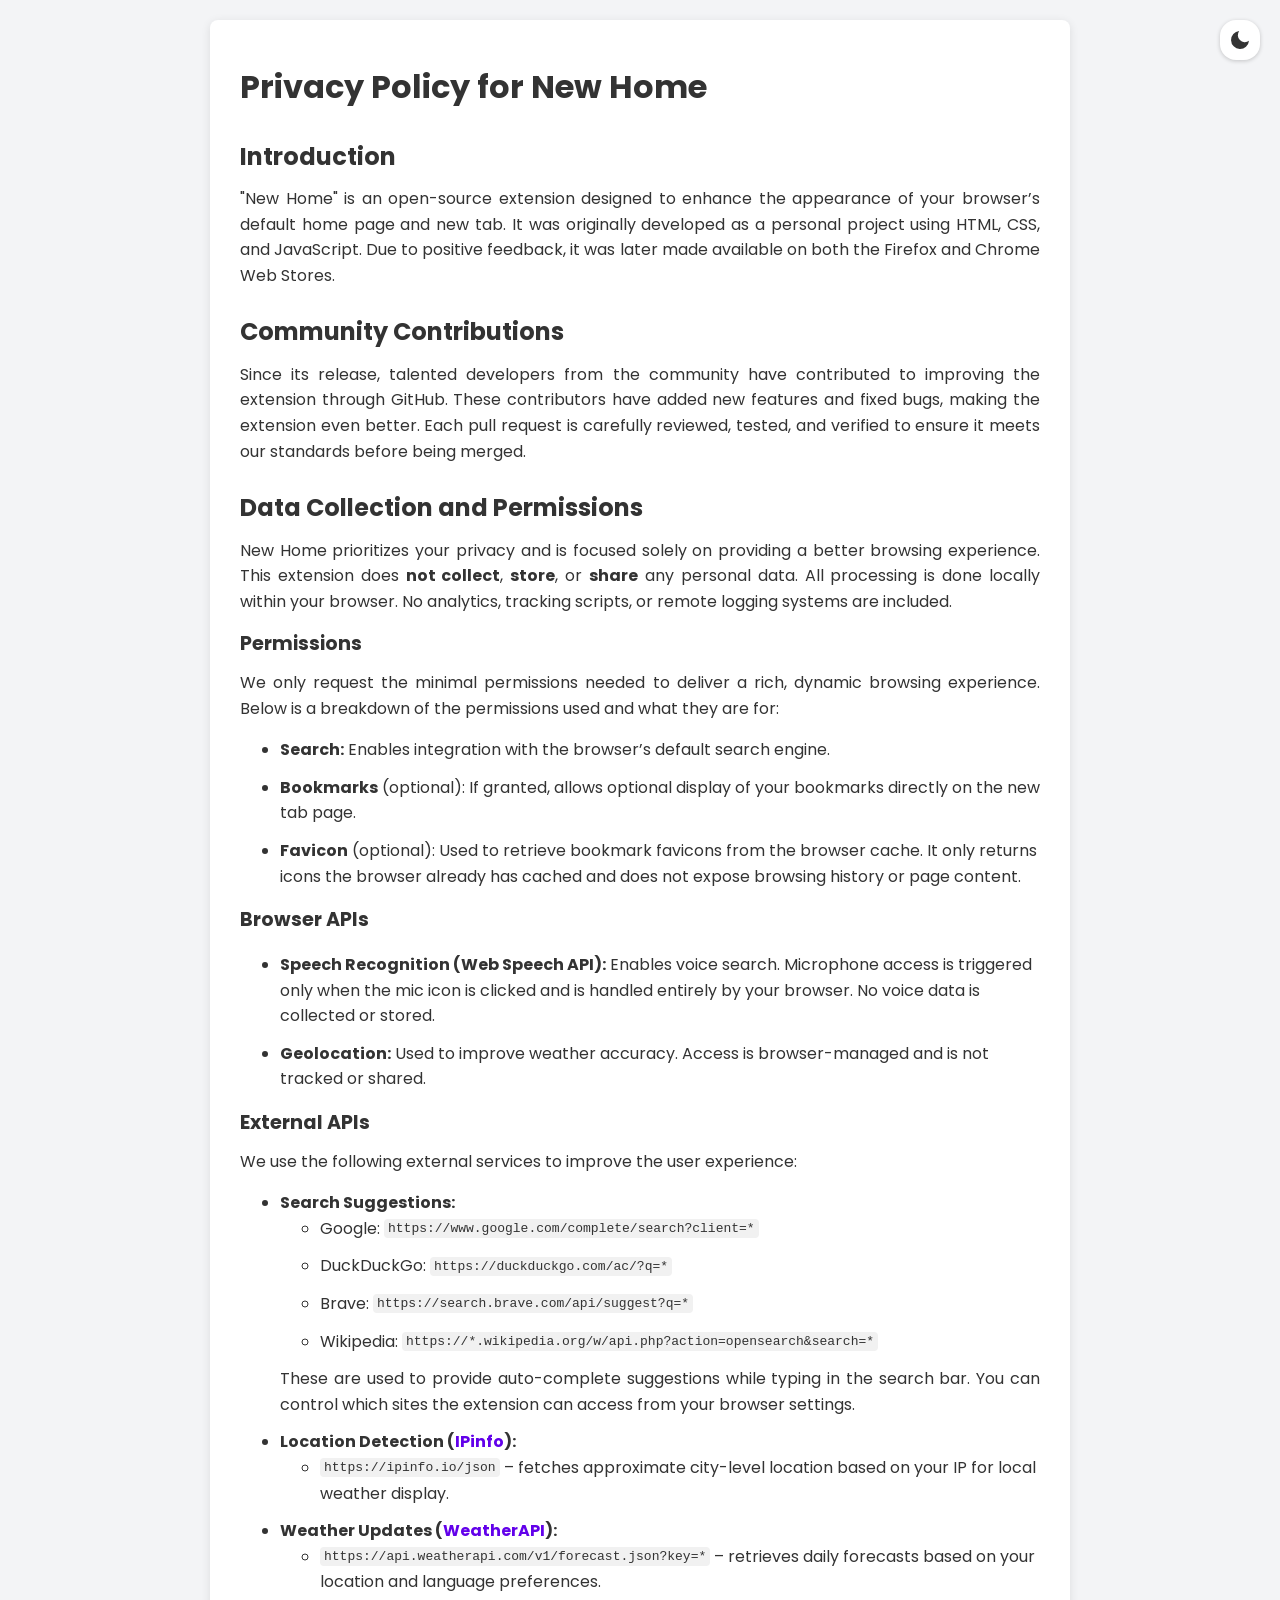
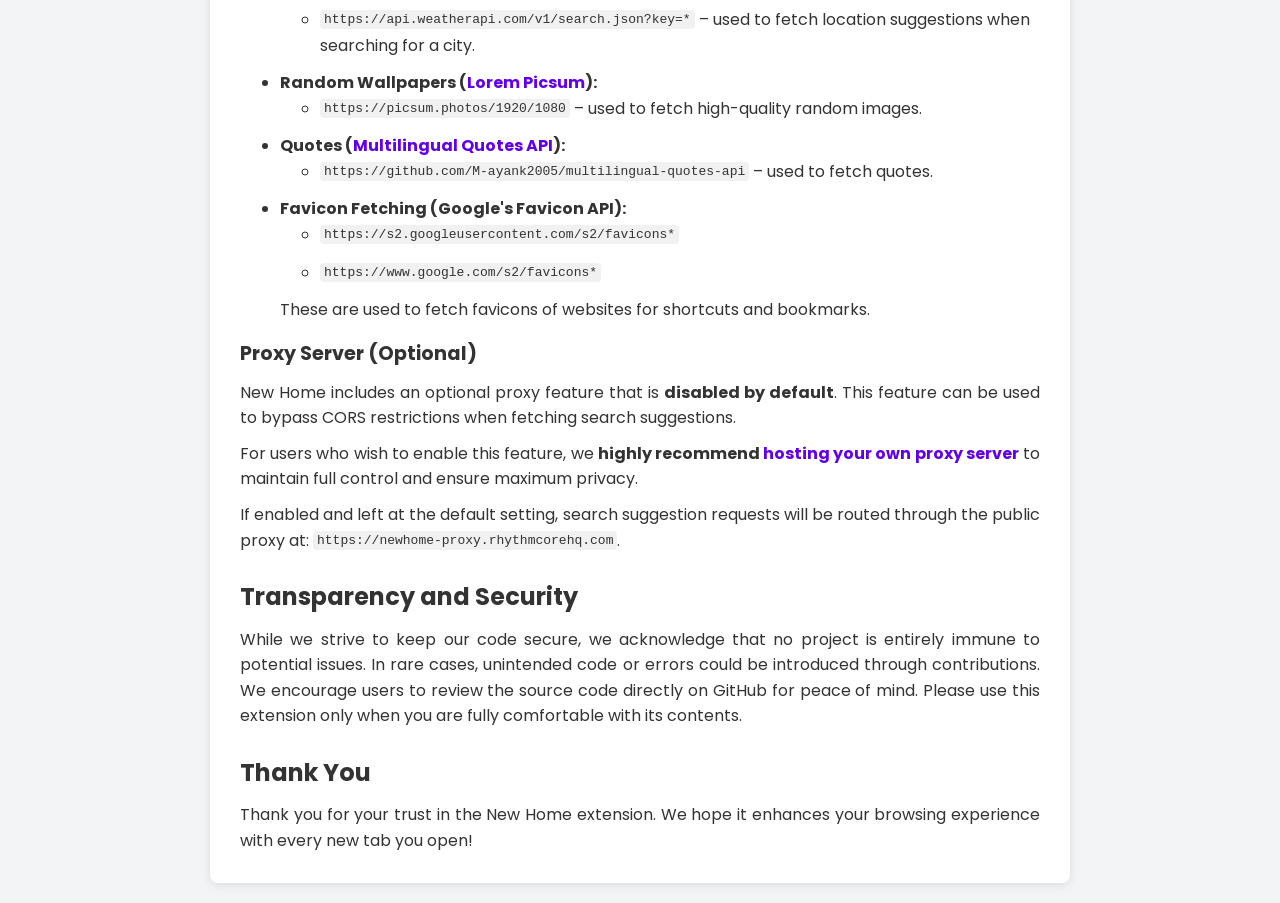
<file: privacy-policy.html>
<!DOCTYPE html>
<html lang="en">

<head>
    <meta charset="UTF-8">
    <meta name="viewport" content="width=device-width, initial-scale=1.0">
    <title>Privacy Policy for New Home</title>
    <link href="favicon/icon128.png" rel="icon">
    <link href="https://fonts.googleapis.com/css2?family=Poppins:wght@400;600&display=swap" rel="stylesheet">
    <style>
        body {
            font-family: 'Poppins', sans-serif;
            background-color: #f3f4f6;
            color: #333;
            margin: 0;
            padding: 20px;
            line-height: 1.6;
            transition: background 0.3s, color 0.3s;
        }

        .container {
            max-width: 800px;
            margin: auto;
            background: white;
            padding: 20px 30px;
            border-radius: 8px;
            box-shadow: 0 2px 10px rgba(0, 0, 0, 0.1);
            transition: background 0.3s, color 0.3s;
        }

        h1 {
            font-size: 2rem;
            margin-bottom: 10px;
        }

        h2 {
            font-size: 1.5rem;
            margin-top: 25px;
            margin-bottom: 10px;
        }

        h3 {
            font-size: 1.2rem;
            margin-top: 15px;
            margin-bottom: 5px;
        }

        p {
            margin: 10px 0;
            text-align: justify;
        }

        li {
            margin-bottom: 12px;
        }

        a {
            color: #6200ea;
            text-decoration: none;
        }

        a:hover {
            text-decoration: underline;
        }

        code {
            word-break: break-word;
            white-space: pre-wrap;
            overflow-wrap: anywhere;
            background-color: #f1f1f1;
            padding: 2px 4px;
            border-radius: 4px;
            max-width: 100%;
            vertical-align: middle;
        }

        /* Dark mode styles */
        body.dark-mode {
            background-color: #181a20;
            color: #e0e0e0;
        }

        .container.dark-mode {
            background: #23262f;
            color: #e0e0e0;
            box-shadow: 0 2px 10px rgba(0, 0, 0, 0.4);
        }

        body.dark-mode a {
            color: #bb86fc;
        }

        body.dark-mode code {
            background-color: #23262f;
            color: #bb86fc;
        }

        .dark-mode-toggle {
            position: absolute;
            top: 20px;
            right: 20px;
            background: #fff;
            color: #333;
            border: none;
            border-radius: 16px;
            padding: 8px;
            display: inline-flex;
            align-items: center;
            justify-content: center;
            font-size: 1rem;
            cursor: pointer;
            box-shadow: 0 1px 4px rgba(0, 0, 0, 0.2);
            transition: background 0.3s, color 0.3s;
            z-index: 10;
        }

        .dark-mode-toggle:hover svg {
            transform: scale(1.02);
        }

        body.dark-mode .dark-mode-toggle {
            background: #23262f;
            color: #e0e0e0;
            border: 1px solid #444;
        }
    </style>
</head>

<body>

    <button class="dark-mode-toggle" id="darkModeToggle">
        <svg width="24" height="24" viewBox="0 0 24 24" xmlns="http://www.w3.org/2000/svg">
            <path id="iconPath" d="" fill="currentColor" />
        </svg>
    </button>

    <div class="container" id="mainContainer">
        <h1>Privacy Policy for New Home</h1>

        <h2>Introduction</h2>
        <p>"New Home" is an open-source extension designed to enhance the appearance of your browser’s
            default home page and new tab. It was originally developed as a personal project using HTML, CSS, and
            JavaScript. Due to positive feedback, it was later made available on both the Firefox and Chrome Web Stores.
        </p>

        <h2>Community Contributions</h2>
        <p>Since its release, talented developers from the community have contributed to improving the extension through
            GitHub. These contributors have added new features and fixed bugs, making the extension even better. Each
            pull request is carefully reviewed, tested, and verified to ensure it meets our standards before being
            merged.
        </p>

        <h2>Data Collection and Permissions</h2>
        <p>New Home prioritizes your privacy and is focused solely on providing a better browsing
            experience. This extension does <strong>not collect</strong>, <strong>store</strong>, or
            <strong>share</strong> any personal data. All processing is done locally within your browser. No analytics,
            tracking scripts, or remote logging systems are included.
        </p>

        <h3>Permissions</h3>
        <p> We only request the minimal permissions needed to deliver a rich, dynamic browsing experience. Below is a
            breakdown of the permissions used and what they are for:</p>

        <ul>
            <li><strong>Search:</strong> Enables integration with the browser’s default search engine.</li>
            <li><strong>Bookmarks</strong> (optional): If granted, allows optional display of your bookmarks directly on
                the new tab page.</li>
            <li><strong>Favicon</strong> (optional): Used to retrieve bookmark favicons from the browser cache. It only
                returns icons the browser already has cached and does not expose browsing history or page content.</li>
        </ul>

        <h3>Browser APIs</h3>
        <ul>
            <li><strong>Speech Recognition (Web Speech API):</strong> Enables voice search. Microphone access is
                triggered only when the mic icon is clicked and is handled entirely by your browser. No voice data is
                collected or stored.</li>
            <li><strong>Geolocation:</strong> Used to improve weather accuracy. Access is browser-managed and is not
                tracked or shared.</li>
        </ul>

        <h3>External APIs</h3>
        <p>We use the following external services to improve the user experience:</p>
        <ul>
            <li><strong>Search Suggestions:</strong>
                <ul>
                    <li>Google: <code>https://www.google.com/complete/search?client=*</code></li>
                    <li>DuckDuckGo: <code>https://duckduckgo.com/ac/?q=*</code></li>
                    <li>Brave: <code>https://search.brave.com/api/suggest?q=*</code></li>
                    <li>Wikipedia: <code>https://*.wikipedia.org/w/api.php?action=opensearch&search=*</code></li>
                </ul>
                <p>These are used to provide auto-complete suggestions while typing in the search bar. You can control
                    which sites the extension can access from your browser settings.</p>
            </li>

            <li><strong>Location Detection (<a href="https://ipinfo.io/" target="_blank">IPinfo</a>):</strong>
                <ul>
                    <li><code>https://ipinfo.io/json</code> – fetches approximate city-level location based on your IP
                        for local weather display.</li>
                </ul>
            </li>

            <li><strong>Weather Updates (<a href="https://www.weatherapi.com/" target="_blank">WeatherAPI</a>):</strong>
                <ul>
                    <li><code>https://api.weatherapi.com/v1/forecast.json?key=*</code> – retrieves daily forecasts based
                        on your location and language preferences.</li>

                    <li><code>https://api.weatherapi.com/v1/search.json?key=*</code> – used to fetch location
                        suggestions when searching for a city.</li>
                </ul>
            </li>

            <li><strong>Random Wallpapers (<a href="https://picsum.photos/" target="_blank">Lorem Picsum</a>):</strong>
                <ul>
                    <li><code>https://picsum.photos/1920/1080</code> – used to fetch high-quality random images.</li>
                </ul>
            </li>

            <li><strong>Quotes (<a href="https://github.com/M-ayank2005/multilingual-quotes-api"
                        target="_blank">Multilingual Quotes API</a>):</strong>
                <ul>
                    <li><code>https://github.com/M-ayank2005/multilingual-quotes-api</code> – used to fetch quotes.
                    </li>
                </ul>
            </li>

            <li><strong>Favicon Fetching (Google's Favicon API):</strong>
                <ul>
                    <li><code>https://s2.googleusercontent.com/s2/favicons*</code></li>
                    <li><code>https://www.google.com/s2/favicons*</code></li>
                </ul>
                These are used to fetch favicons of websites for shortcuts and bookmarks.
            </li>
        </ul>

        <h3>Proxy Server (Optional)</h3>
        <p>
            New Home includes an optional proxy feature that is <strong>disabled by default</strong>.
            This feature can be used to bypass CORS restrictions when fetching search suggestions.
        </p>
        <p>
            For users who wish to enable this feature, we <strong>highly recommend <a
                    href="https://github.com/Minuga-RC/NewHome-CORS-Bypass-Proxy" target="_blank">hosting your own
                    proxy server</a></strong> to maintain full control and ensure maximum privacy.
        </p>
        <p>
            If enabled and left at the default setting, search suggestion requests will be routed through the public
            proxy at: <code>https://newhome-proxy.rhythmcorehq.com</code>.
        </p>

        <h2>Transparency and Security</h2>
        <p>While we strive to keep our code secure, we acknowledge that no project is entirely immune to potential
            issues. In rare cases, unintended code or errors could be introduced through contributions. We encourage
            users to review the source code directly on GitHub for peace of mind. Please use this extension only when
            you are fully comfortable with its contents.</p>

        <h2>Thank You</h2>
        <p>Thank you for your trust in the New Home extension. We hope it enhances your browsing
            experience with every new tab you open!</p>

    </div>


    <script>
        // Dark mode toggle logic
        const toggleBtn = document.getElementById('darkModeToggle');
        const container = document.getElementById('mainContainer');
        const iconPath = document.getElementById('iconPath');
        let isDark = localStorage.getItem('newhome-dark-mode');

        // SVG paths
        const moonPath = "M21 12.79A9 9 0 1 1 11.21 3 7 7 0 0 0 21 12.79z";
        const sunPath = "M11 4V1h2v3zm0 19v-3h2v3zm9-10v-2h3v2zM1 13v-2h3v2zm17.7-6.3l-1.4-1.4l1.75-1.8l1.45 1.45zM4.95 20.5L3.5 19.05l1.8-1.75l1.4 1.4zm14.1 0l-1.75-1.8l1.4-1.4l1.8 1.75zM5.3 6.7L3.5 4.95L4.95 3.5L6.7 5.3zM12 18q-2.5 0-4.25-1.75T6 12t1.75-4.25T12 6t4.25 1.75T18 12t-1.75 4.25T12 18";

        function setDarkMode(isDark) {
            document.body.classList.toggle('dark-mode', isDark);
            container.classList.toggle('dark-mode', isDark);
            iconPath.setAttribute('d', isDark ? sunPath : moonPath);
            localStorage.setItem('newhome-dark-mode', isDark);
        }

        // Determine initial state
        if (isDark === null) {
            isDark = window.matchMedia('(prefers-color-scheme: dark)').matches;
        } else {
            isDark = isDark === 'true';
        }

        setDarkMode(isDark);

        toggleBtn.addEventListener('click', () => {
            const newDarkState = !document.body.classList.contains('dark-mode');
            setDarkMode(newDarkState);
        });
    </script>
</body>

</html>
</file>
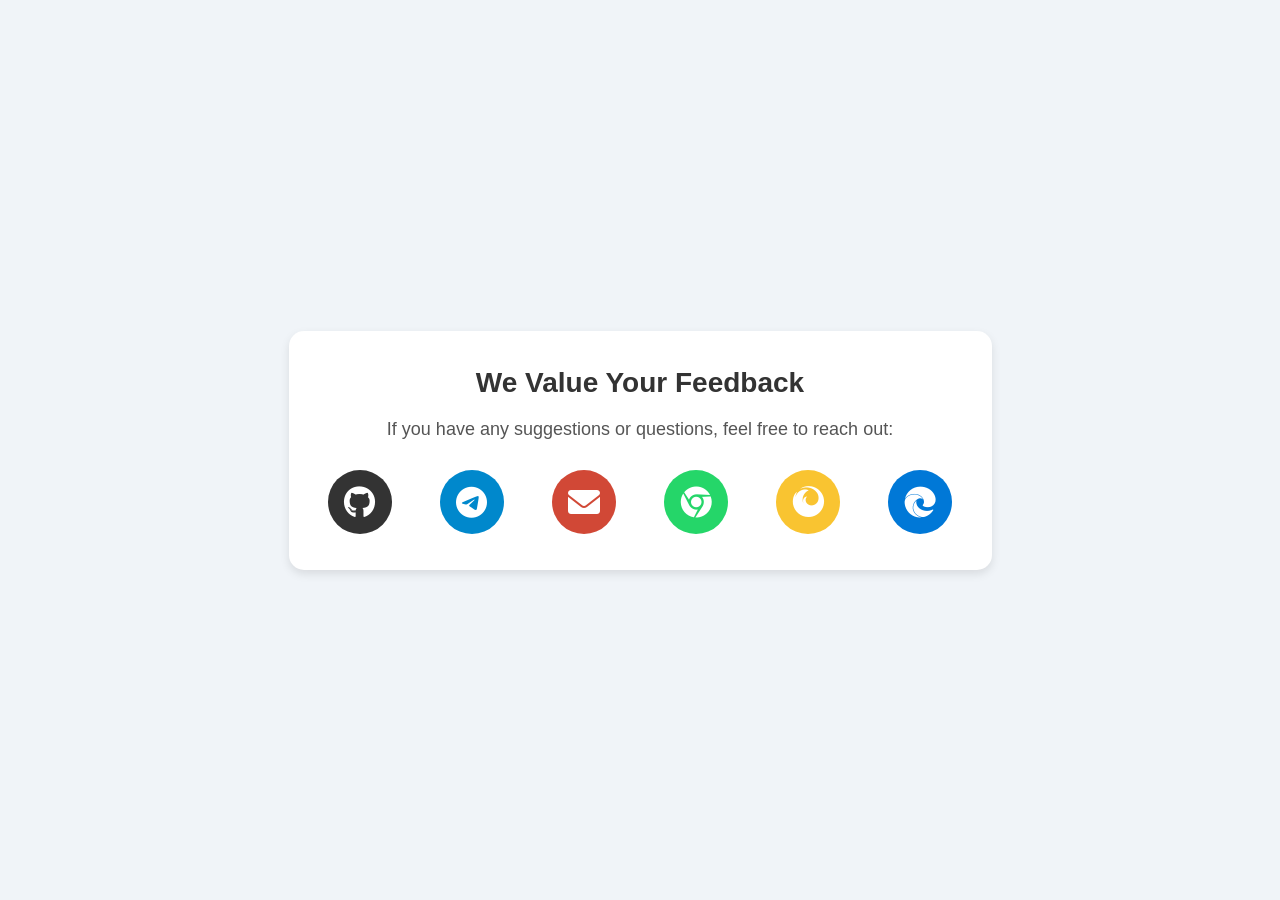
<file: docs/feedback.html>
<!DOCTYPE html>
<html lang="en">

<head>
    <meta charset="UTF-8">
    <meta name="viewport" content="width=device-width, initial-scale=1.0">
    <title>Feedback - NewHome</title>
    <link rel="icon" type="image/png"
        href="https://github.com/user-attachments/assets/48c3a9cb-06fa-4c45-92ec-194cdb7c5661">
    <link href="https://cdnjs.cloudflare.com/ajax/libs/font-awesome/6.0.0-beta3/css/all.min.css" rel="stylesheet">

    <style>
        body,
        h1,
        .feedback-message {
            margin: 0;
            padding: 0;
        }

        body {
            font-family: Arial, sans-serif;
            background-color: #f0f4f8;
            display: flex;
            justify-content: center;
            align-items: center;
            height: 100vh;
            color: #333;
        }

        .container {
            background-color: #fff;
            padding: 36px 24px;
            border-radius: 15px;
            box-shadow: 0 4px 10px rgba(0, 0, 0, 0.1);
            text-align: center;
            max-width: 703px;
            width: min(703px, calc(100% - 24px));
            margin: 12px;
            box-sizing: border-box;
        }

        h1 {
            font-size: 28px;
            margin-bottom: 20px;
        }

        .feedback-message {
            font-size: 18px;
            color: #555;
            margin-bottom: 30px;
        }

        .contact-info {
            display: grid;
            grid-template-columns: repeat(auto-fit, minmax(60px, 1fr));
            gap: 18px;
            justify-items: center;
            align-items: center;
            margin-top: 20px;
        }

        .contact-info a {
            color: #fff;
            text-decoration: none;
            width: 64px;
            height: 64px;
            display: flex;
            justify-content: center;
            align-items: center;
            border-radius: 50%;
            font-size: 32px;
            transition: transform 0.3s ease;
        }

        @media (max-width: 600px) {
            body {
                height: auto;
                min-height: 100vh;
                padding: 16px 0;
            }

            .container {
                padding: 28px 18px;
                border-radius: 14px;
            }

            h1 {
                font-size: 24px;
                line-height: 1.25;
            }

            .feedback-message {
                font-size: 16px;
                line-height: 1.4;
                margin-bottom: 22px;
            }

            .contact-info {
                grid-template-columns: repeat(3, 1fr);
                gap: 16px;
            }

            .contact-info a {
                width: 58px;
                height: 58px;
                font-size: 28px;
            }
        }

        @media (max-width: 380px) {
            .contact-info {
                grid-template-columns: repeat(2, 1fr);
            }

            .contact-info a {
                width: 56px;
                height: 56px;
                font-size: 26px;
            }
        }

        .contact-info a:hover {
            transform: scale(1.1);
        }

        .github {
            background-color: #333;
        }

        .telegram {
            background-color: #0088cc;
        }

        .email {
            background-color: #d14836;
        }

        .chrome {
            background-color: #25d669;
        }

        .firefox {
            background-color: #f9c431;
        }

        .edge {
            background-color: #0078d7;
        }

        @media (prefers-color-scheme: dark) {
            body {
                background-color: #181818;
                color: #f0f4f8;
            }

            .container {
                background-color: #2a2a2a;
                box-shadow: 0 4px 10px rgba(0, 0, 0, 0.3);
            }

            .github {
                background-color: #1d1d1d;
            }

            h1,
            .feedback-message {
                color: #f0f4f8;
            }
        }
    </style>
</head>

<body>
    <div class="container">
        <h1>We Value Your Feedback</h1>

        <div class="feedback-message">
            <p>If you have any suggestions or questions, feel free to reach out:</p>
        </div>

        <div class="contact-info">
            <a href="https://github.com/M-ayank2005/NewHome/discussions" target="_blank" class="github">
                <i class="fab fa-github"></i>
            </a>

            <a href="https://t.me/Material_You_NewTab" target="_blank" class="telegram">
                <i class="fab fa-telegram-plane"></i>
            </a>

            <a href="mailto:prem12321kumar@outlook.com" target="_blank" class="email">
                <i class="fas fa-envelope"></i>
            </a>

            <a href="https://chromewebstore.google.com/detail/newhome-material-you-new-tab/jjpokbgpiljgndebfoljdeihhkpcpfgl/reviews"
                target="_blank" class="chrome">
                <i class="fab fa-chrome"></i>
            </a>

            <a href="https://addons.mozilla.org/en-US/firefox/addon/newhome/reviews/" target="_blank" class="firefox">
                <i class="fab fa-firefox"></i>
            </a>

            <a href="https://microsoftedge.microsoft.com/addons/detail/newhome-material-you-new-ta/lcgdmfjofmcblocogcabdpfidfbkblcd"
                target="_blank" class="edge">
                <i class="fab fa-edge"></i>
            </a>
        </div>
    </div>
</body>

</html>
</file>
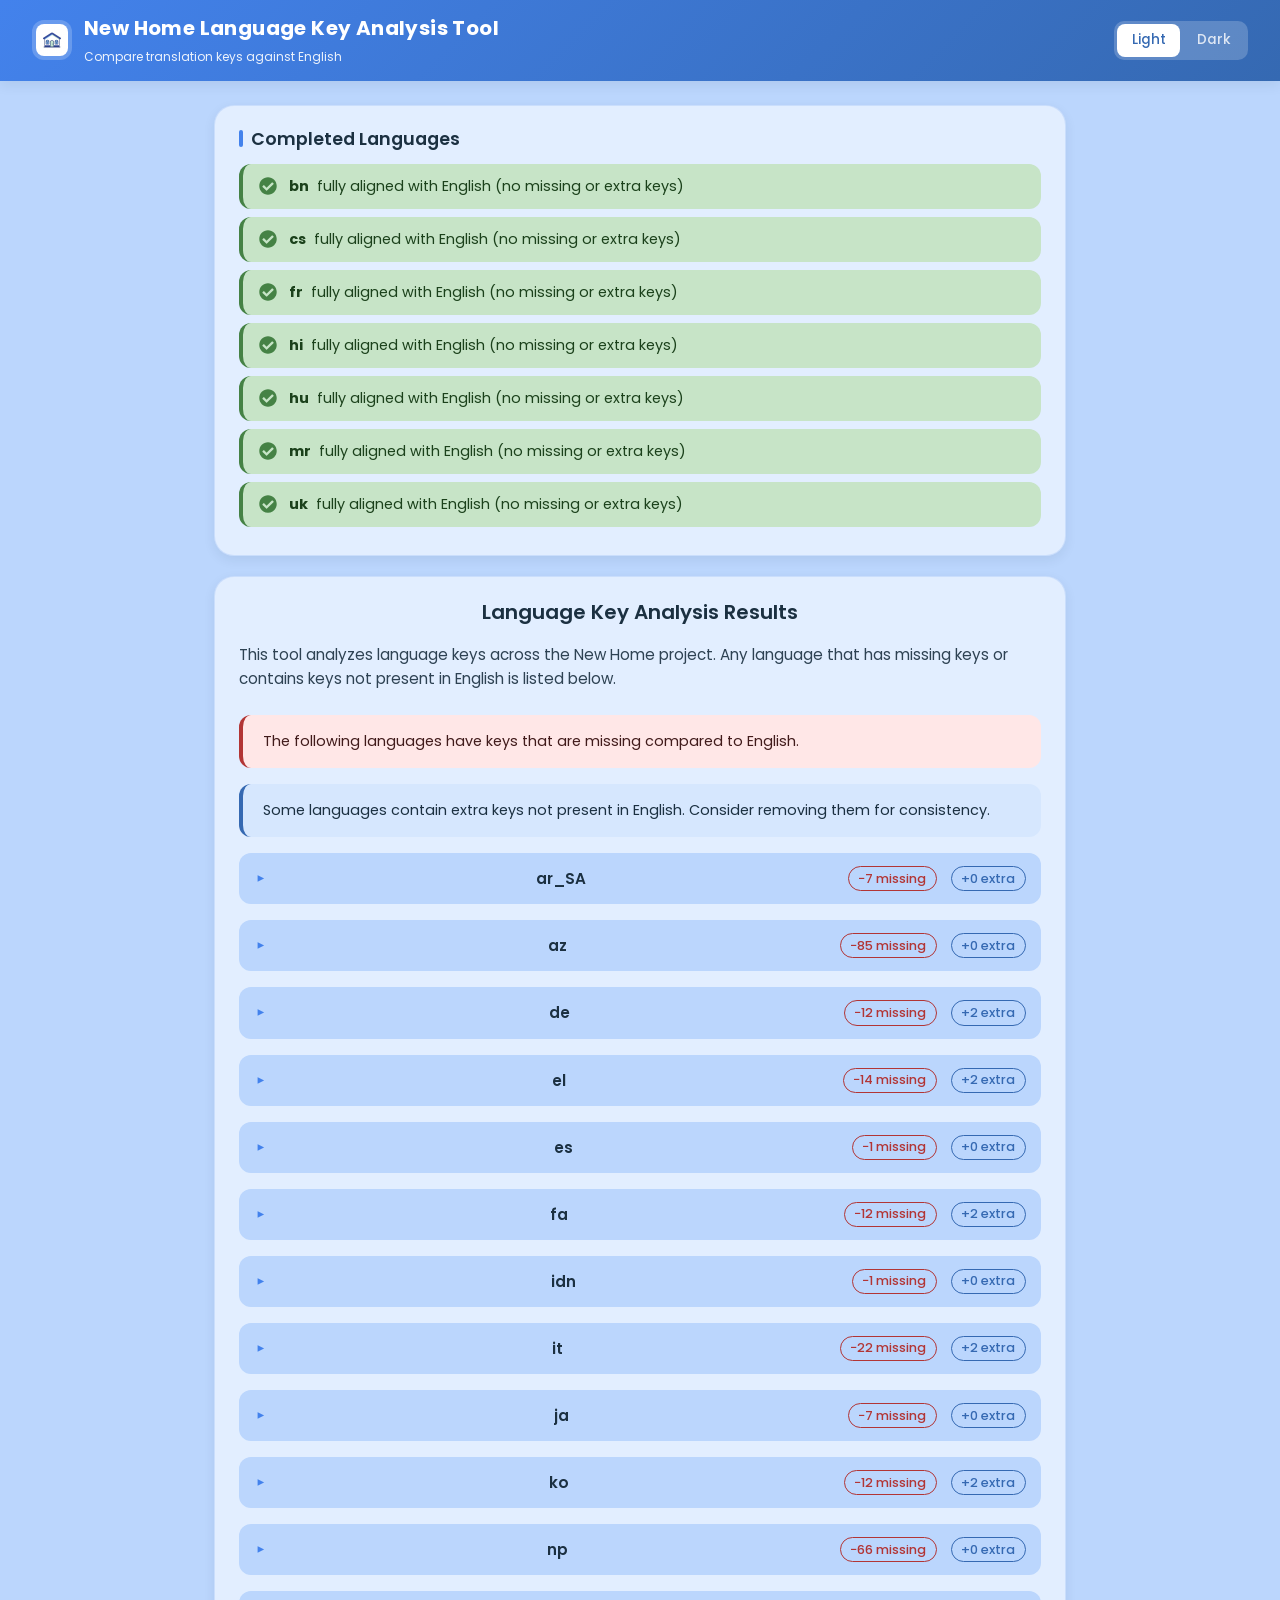
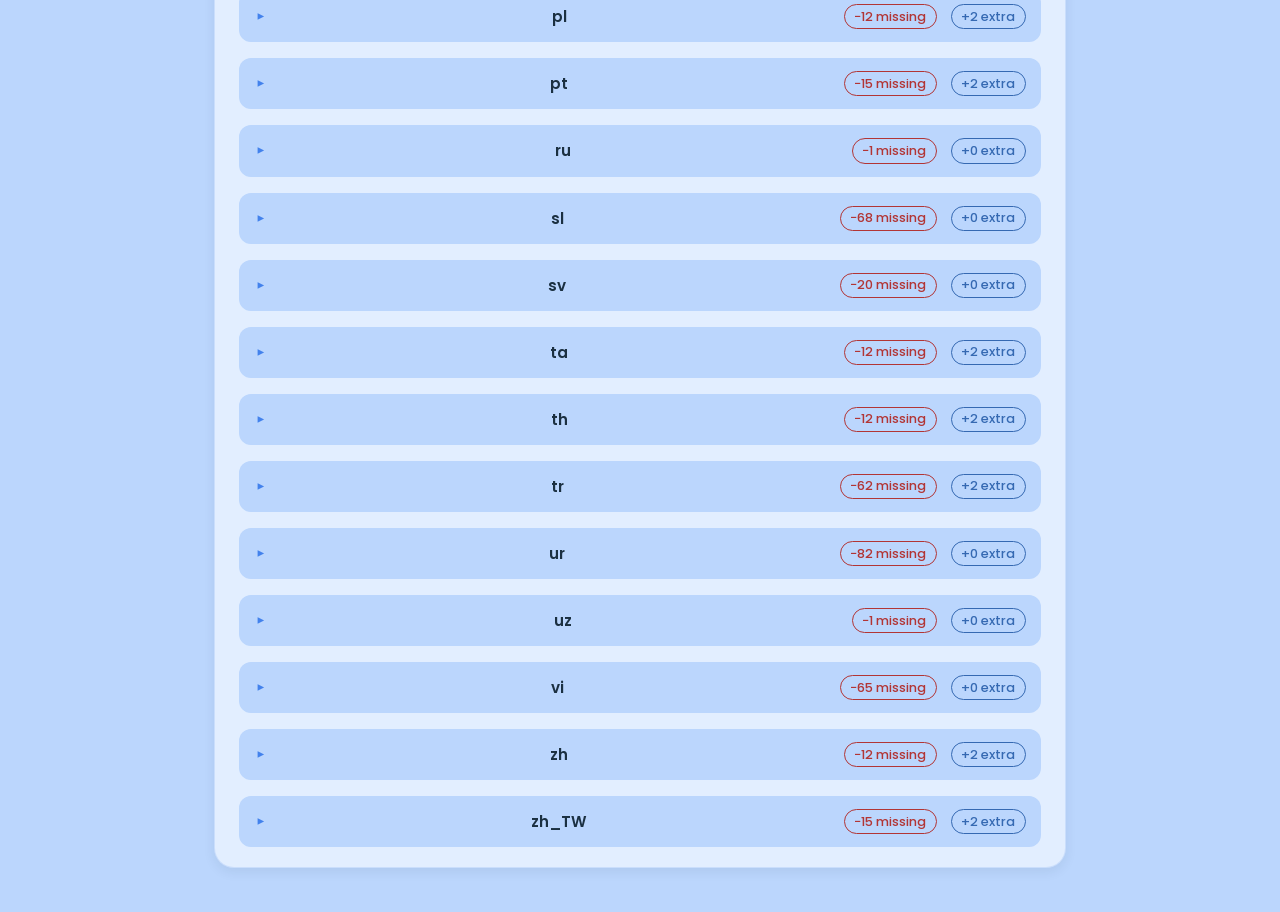
<file: tools/languagesAnalysis.html>
<!DOCTYPE html>
<html lang="en">

<head>
    <meta charset="UTF-8" />
    <meta name="viewport" content="width=device-width, initial-scale=1.0, maximum-scale=1.0, user-scalable=no" />
    <link rel="shortcut icon" href="../favicon/icon48.png" type="image/png">
    <title>New Home Language Key Analysis</title>
    <link rel="preconnect" href="https://fonts.googleapis.com">
    <link rel="preconnect" href="https://fonts.gstatic.com" crossorigin>
    <link href="https://fonts.googleapis.com/css2?family=Poppins:wght@400;500;600;700&display=swap" rel="stylesheet">
    <link rel="stylesheet" href="../style.css">
    <style>
        .newhome-lka {
            --newhome-round: 20px;
            --newhome-gap: 16px;
            --newhome-shadow: 0 4px 12px rgba(27, 48, 65, 0.08);
            --newhome-shadow-hover: 0 6px 20px rgba(27, 48, 65, 0.12);
            font-family: var(--main-font-family);
            margin: 0;
            padding: 0;
            min-height: 100vh;
            background: var(--bg-color-blue);
            color: var(--textColorDark-blue);
            display: flex;
            flex-direction: column;
            align-items: stretch;
            justify-content: flex-start;
            scroll-behavior: smooth;
            transition: background 0.3s ease, color 0.3s ease;
        }

        .newhome-lka.dark-mode {
            background: #0f1a28;
            color: var(--whitishColor-blue);
            --newhome-shadow: 0 1px 3px rgba(0, 0, 0, 0.15);
            --newhome-shadow-hover: 0 2px 8px rgba(0, 0, 0, 0.2);
        }

        /* ── Header ── */
        .newhome-lka .tool-header {
            background: linear-gradient(135deg, var(--darkColor-blue) 0%, var(--darkerColor-blue) 100%);
            color: var(--whitishColor-blue);
            padding: 0.8rem 2rem;
            box-shadow: var(--newhome-shadow);
            position: sticky;
            top: 0;
            z-index: 10;
            animation: newhome-headerSlide 0.5s cubic-bezier(0.4, 0, 0.2, 1) forwards;
        }

        @keyframes newhome-headerSlide {
            from {
                opacity: 0;
                transform: translateY(-12px);
            }

            to {
                opacity: 1;
                transform: translateY(0);
            }
        }

        .newhome-lka .tool-header-inner {
            width: 100%;
            margin: 0 auto;
            display: flex;
            align-items: center;
            justify-content: space-between;
            gap: var(--newhome-gap);
        }

        .newhome-lka .tool-brand {
            display: flex;
            align-items: center;
            gap: 0.75rem;
        }

        .newhome-lka .tool-brand-icon {
            width: 40px;
            height: 40px;
            background: rgba(255, 255, 255, 0.2);
            border-radius: 12px;
            object-fit: contain;
            padding: 4px;
            box-sizing: border-box;
        }

        .newhome-lka .tool-brand h1 {
            margin: 0;
            font-size: 1.25rem;
            font-weight: 700;
            letter-spacing: 0.02em;
        }

        .newhome-lka .tool-brand span {
            font-size: 0.75rem;
            opacity: 0.9;
            font-weight: 400;
        }

        /* ── Theme toggle ── */
        .newhome-lka .theme-selector {
            display: flex;
            background: rgba(255, 255, 255, 0.2);
            border-radius: 10px;
            padding: 3px;
            gap: 2px;
        }

        .newhome-lka .theme-btn {
            padding: 0.4rem 0.9rem;
            border: none;
            border-radius: 8px;
            cursor: pointer;
            font-size: 0.85rem;
            font-weight: 500;
            font-family: inherit;
            color: rgba(255, 255, 255, 0.8);
            background: transparent;
            transition: all 0.25s cubic-bezier(0.4, 0, 0.2, 1);
        }

        .newhome-lka .theme-btn:hover {
            color: var(--whitishColor-blue);
            background: rgba(255, 255, 255, 0.15);
        }

        .newhome-lka .theme-btn.active {
            background: var(--whitishColor-blue);
            color: var(--darkerColor-blue);
        }

        .newhome-lka .theme-btn.active:hover {
            background: rgba(255, 255, 255, 0.95);
        }

        /* ── Layout ── */
        .newhome-lka main {
            flex: 1;
            padding: 1.5rem;
            max-width: 900px;
            margin: 0 auto;
            width: 100%;
        }

        /* ── Cards ── */
        .newhome-lka .card {
            background: var(--accentLightTint-blue);
            border-radius: var(--newhome-round);
            padding: 1.25rem 1.5rem;
            margin-bottom: 1.25rem;
            box-shadow: var(--newhome-shadow);
            border: 1px solid rgba(67, 130, 236, 0.15);
            transition: box-shadow 0.2s ease, border-color 0.2s ease, transform 0.2s ease;
            animation: newhome-cardFade 0.5s cubic-bezier(0.4, 0, 0.2, 1) backwards;
        }

        .newhome-lka .card:nth-child(1) {
            animation-delay: 0.1s;
        }

        .newhome-lka .card:nth-child(2) {
            animation-delay: 0.2s;
        }

        @keyframes newhome-cardFade {
            from {
                opacity: 0;
                transform: translateY(16px);
            }

            to {
                opacity: 1;
                transform: translateY(0);
            }
        }

        .newhome-lka.dark-mode .card {
            background: rgba(54, 105, 178, 0.22);
            border-color: rgba(67, 130, 236, 0.25);
            box-shadow: 0 1px 2px rgba(0, 0, 0, 0.1);
        }

        .newhome-lka .card:hover {
            box-shadow: var(--newhome-shadow-hover);
            transform: translateY(-2px);
        }

        .newhome-lka.dark-mode .card:hover {
            box-shadow: 0 2px 6px rgba(0, 0, 0, 0.15);
        }

        .newhome-lka .card-title {
            font-size: 1.1rem;
            font-weight: 600;
            color: var(--textColorDark-blue);
            margin: 0 0 0.75rem 0;
            display: flex;
            align-items: center;
            gap: 0.5rem;
        }

        .newhome-lka.dark-mode .card-title {
            color: var(--whitishColor-blue);
        }

        .newhome-lka .card-title::before {
            content: "";
            width: 4px;
            height: 1.1rem;
            background: var(--darkColor-blue);
            border-radius: 2px;
        }

        /* ── Intro text ── */
        .newhome-lka .intro-text {
            color: var(--textColorDark-blue);
            opacity: 0.9;
            font-size: 0.95rem;
            line-height: 1.6;
            margin: 0 0 1.5rem 0;
        }

        .newhome-lka.dark-mode .intro-text {
            color: rgba(255, 255, 255, 0.9);
        }

        /* ── Lists ── */
        .newhome-lka ul {
            list-style: none;
            padding: 0;
            margin: 0;
        }

        .newhome-lka .key-item {
            display: flex;
            align-items: center;
            gap: 0.75rem;
            padding: 0.75rem 1rem;
            margin-bottom: 0.5rem;
            border-radius: 12px;
            transition: background 0.2s ease, opacity 0.2s ease;
            font-size: 0.9rem;
        }

        .newhome-lka .key-item.missing {
            background: var(--bg-color-red);
            border-left: 4px solid var(--darkerColor-red);
            color: var(--textColorDark-red);
        }

        .newhome-lka .key-item.missing label {
            display: flex;
            align-items: center;
            gap: 0.6rem;
        }

        .newhome-lka .key-item.extra {
            background: color-mix(in srgb, var(--accentLightTint-blue) 80%, var(--bg-color-blue));
            border-left: 4px solid var(--darkerColor-blue);
        }

        .newhome-lka.dark-mode .key-item.extra {
            background: rgba(54, 105, 178, 0.4);
        }

        .newhome-lka .key-item.complete {
            background: var(--bg-color-green);
            border-left: 4px solid var(--darkerColor-green);
            color: var(--textColorDark-green);
            fill: var(--darkerColor-green);
        }

        .newhome-lka .key-item.checked {
            opacity: 0.5;
        }

        .newhome-lka .key-item.checked code {
            text-decoration: line-through;
        }

        .newhome-lka .key-item code {
            background-color: rgba(0, 0, 0, 0.06);
            padding: 0.25rem 0.5rem;
            border-radius: 6px;
            font-family: 'Monaco', 'Menlo', 'Ubuntu Mono', monospace;
        }

        /* ── Checkbox ── */
        .newhome-lka input[type="checkbox"] {
            appearance: none;
            -webkit-appearance: none;
            width: 20px;
            height: 20px;
            border: 2px solid var(--darkerColor-red);
            border-radius: 6px;
            cursor: pointer;
            flex-shrink: 0;
            transition: transform 0.15s ease, background-color 0.2s ease, border-color 0.2s ease;
        }

        .newhome-lka input[type="checkbox"]:hover {
            transform: scale(1.08);
        }

        .newhome-lka input[type="checkbox"]:active {
            transform: scale(0.95);
        }

        .newhome-lka input[type="checkbox"]:checked {
            background: var(--darkerColor-red);
            border-color: var(--darkerColor-red);
            background-image: url('data:image/svg+xml;utf8,<svg xmlns="http://www.w3.org/2000/svg" viewBox="0 0 24 24" fill="%23fff"><path d="M9 16.17L4.83 12l-1.42 1.41L9 19 21 7l-1.41-1.41z"/></svg>');
            background-size: 14px 14px;
            background-position: center;
            background-repeat: no-repeat;
        }

        /* ── Language groups ── */
        .newhome-lka .language-group:not(:last-child) {
            margin-bottom: 1rem;
        }

        .newhome-lka .language-group-header {
            display: flex;
            align-items: center;
            justify-content: space-between;
            width: 100%;
            padding: 0.875rem 1rem;
            background: var(--bg-color-blue);
            border: none;
            border-radius: 12px;
            cursor: pointer;
            user-select: none;
            font-family: inherit;
            text-align: left;
            transition: background 0.2s ease, transform 0.2s ease;
        }

        .newhome-lka .language-group-header:hover {
            transform: translateX(4px);
            background: color-mix(in srgb, var(--bg-color-blue) 90%, var(--darkColor-blue));
        }

        .newhome-lka .language-group-header:active {
            transform: translateX(2px);
        }

        .newhome-lka .language-group-header:focus-visible {
            outline: 2px solid var(--darkColor-blue);
            outline-offset: 2px;
        }

        .newhome-lka.dark-mode .language-group-header {
            background: rgba(54, 105, 178, 0.35);
        }

        .newhome-lka.dark-mode .language-group-header:hover {
            background: rgba(54, 105, 178, 0.5);
        }

        .newhome-lka .language-group-header::before {
            content: "▼";
            font-size: 0.7rem;
            margin-right: 0.5rem;
            transition: transform 0.3s cubic-bezier(0.4, 0, 0.2, 1);
            color: var(--darkColor-blue);
            display: inline-block;
            flex-shrink: 0;
        }

        .newhome-lka .language-group.collapsed .language-group-header::before {
            transform: rotate(-90deg);
        }

        .newhome-lka .language-group-header-text {
            font-size: 0.95rem;
            font-weight: 600;
            color: var(--textColorDark-blue);
        }

        .newhome-lka.dark-mode .language-group-header-text {
            color: var(--whitishColor-blue);
        }

        /* ── Group expand animation ── */
        .newhome-lka .language-group ul {
            overflow: hidden;
            padding: 0.5rem 0 0 1rem;
        }

        .newhome-lka .language-group.collapsed ul {
            display: none;
        }

        .newhome-lka .language-group:not(.collapsed) ul {
            animation: newhome-groupExpand 0.3s cubic-bezier(0.4, 0, 0.2, 1) forwards;
        }

        @keyframes newhome-groupExpand {
            from {
                opacity: 0;
            }

            to {
                opacity: 1;
            }
        }

        /* Staggered item animation via --i CSS custom property set in JS */
        .newhome-lka .language-group:not(.collapsed) .key-item {
            animation: newhome-itemSlide 0.25s cubic-bezier(0.4, 0, 0.2, 1) backwards;
            animation-delay: calc(var(--i, 0) * 30ms);
        }

        @keyframes newhome-itemSlide {
            from {
                opacity: 0;
                transform: translateX(-8px);
            }

            to {
                opacity: 1;
                transform: translateX(0);
            }
        }

        /* ── Key counts badges ── */
        .newhome-lka .key-counts {
            display: flex;
            gap: 1rem;
            font-size: 0.8rem;
            font-weight: 500;
        }

        .newhome-lka .key-counts .missing-count {
            color: var(--darkerColor-red);
            padding: 0.16rem 0.6rem;
            border-radius: 20px;
            outline: 1px solid var(--darkerColor-red);
        }

        .newhome-lka .key-counts .extra-count {
            color: var(--darkerColor-blue);
            padding: 0.16rem 0.6rem;
            border-radius: 20px;
            outline: 1px solid var(--darkerColor-blue);
        }

        .newhome-lka.dark-mode .key-counts .missing-count {
            color: #ff9999;
            outline-color: rgba(255, 153, 153, 0.9);
        }

        .newhome-lka.dark-mode .key-counts .extra-count {
            color: var(--bg-color-blue);
            outline-color: var(--bg-color-blue);
        }

        /* ── Alert boxes ── */
        .newhome-lka .alert-box {
            padding: 1rem 1.25rem;
            border-radius: 12px;
            margin-bottom: 1rem;
            font-size: 0.9rem;
            display: none;
        }

        .newhome-lka .alert-box.show {
            display: block;
            animation: newhome-alertSlide 0.4s cubic-bezier(0.4, 0, 0.2, 1) forwards;
        }

        @keyframes newhome-alertSlide {
            from {
                opacity: 0;
                transform: translateY(-8px);
            }

            to {
                opacity: 1;
                transform: translateY(0);
            }
        }

        .newhome-lka #incomplete-message {
            background: var(--accentLightTint-red);
            color: var(--textColorDark-red);
            border-left: 4px solid var(--darkerColor-red);
        }

        .newhome-lka #extra-keys-message {
            background: color-mix(in srgb, var(--accentLightTint-blue) 70%, var(--bg-color-blue));
            color: var(--textColorDark-blue);
            border-left: 4px solid var(--darkerColor-blue);
        }

        .newhome-lka.dark-mode #extra-keys-message {
            background: rgba(54, 105, 178, 0.35);
            color: rgba(255, 255, 255, 0.95);
            border-left-color: var(--darkColor-blue);
        }

        .newhome-lka.dark-mode #incomplete-message {
            background: rgba(178, 53, 53, 0.25);
            color: #ffb3b3;
            border-left-color: var(--darkerColor-red);
        }

        /* ── Results heading ── */
        .newhome-lka .results-section h2 {
            font-size: 1.25rem;
            font-weight: 600;
            text-align: center;
            margin: 0 0 1rem 0;
            color: var(--textColorDark-blue);
        }

        .newhome-lka.dark-mode .results-section h2 {
            color: var(--whitishColor-blue);
        }

        /* ── Scrollbar ── */
        .newhome-lka ::-webkit-scrollbar {
            width: 8px;
            height: 8px;
        }

        .newhome-lka ::-webkit-scrollbar-track {
            background: transparent;
        }

        .newhome-lka ::-webkit-scrollbar-thumb {
            background: var(--darkColor-blue);
            border-radius: 4px;
        }

        .newhome-lka ::-webkit-scrollbar-thumb:hover {
            background: var(--darkerColor-blue);
        }
    </style>
    <script src="../locales/pt.js"></script>
    <script src="../locales/en.js"></script>
    <script src="../locales/es.js"></script>
    <script src="../locales/hi.js"></script>
    <script src="../locales/hu.js"></script>
    <script src="../locales/zh.js"></script>
    <script src="../locales/cs.js"></script>
    <script src="../locales/it.js"></script>
    <script src="../locales/tr.js"></script>
    <script src="../locales/bn.js"></script>
    <script src="../locales/vi.js"></script>
    <script src="../locales/ru.js"></script>
    <script src="../locales/uz.js"></script>
    <script src="../locales/ja.js"></script>
    <script src="../locales/ko.js"></script>
    <script src="../locales/idn.js"></script>
    <script src="../locales/mr.js"></script>
    <script src="../locales/fr.js"></script>
    <script src="../locales/az.js"></script>
    <script src="../locales/sl.js"></script>
    <script src="../locales/np.js"></script>
    <script src="../locales/zh_TW.js"></script>
    <script src="../locales/ur.js"></script>
    <script src="../locales/de.js"></script>
    <script src="../locales/fa.js"></script>
    <script src="../locales/ar_SA.js"></script>
    <script src="../locales/el.js"></script>
    <script src="../locales/ta.js"></script>
    <script src="../locales/th.js"></script>
    <script src="../locales/pl.js"></script>
    <script src="../locales/uk.js"></script>
    <script src="../locales/sv.js"></script>
</head>

<body id="newhome-lka" class="newhome-lka">
    <header class="tool-header">
        <div class="tool-header-inner">
            <div class="tool-brand">
                <img class="tool-brand-icon" src="../favicon/icon128.png" alt="New Home" width="40" height="40">
                <div>
                    <h1>New Home Language Key Analysis Tool</h1>
                    <span>Compare translation keys against English</span>
                </div>
            </div>
            <div class="theme-selector">
                <button type="button" class="theme-btn active" id="theme-light" data-theme="light"> Light </button>
                <button type="button" class="theme-btn" id="theme-dark" data-theme="dark"> Dark </button>
            </div>
        </div>
    </header>
    <main>
        <div id="complete" class="card"></div>
        <section class="card results-section">
            <h2>Language Key Analysis Results</h2>
            <p class="intro-text"> This tool analyzes language keys across the New Home project. Any language that has
                missing keys or contains keys not present in English is listed below. </p>
            <div id="incomplete-message" class="alert-box"> The following languages have keys that are missing compared
                to English. </div>
            <div id="extra-keys-message" class="alert-box"> Some languages contain extra keys not present in English.
                Consider removing them for consistency. </div>
            <div id="results"></div>
        </section>
    </main>
    <script>
        // ─── Locale map ───────────────────────────────────────────────────────────
        const languages = { ar_SA, az, bn, cs, de, el, en, es, fa, fr, hi, hu, idn, it, ja, ko, mr, np, pl, pt, ru, sl, sv, ta, th, tr, uk, ur, uz, vi, zh, zh_TW };

        // ─── DOM refs ─────────────────────────────────────────────────────────────
        const bodyEl = document.getElementById("newhome-lka");
        const resultsDiv = document.getElementById("results");
        const completeDiv = document.getElementById("complete");
        const incompleteMsg = document.getElementById("incomplete-message");
        const extraKeysMsg = document.getElementById("extra-keys-message");

        // ─── SVG icon ─────────────────────────────────────────────────────────────
        const completeIcon = `<svg xmlns="http://www.w3.org/2000/svg" viewBox="0 0 512 512" width="18" height="18">
            <path d="M504 256c0 136.967-111.033 248-248 248S8 392.967 8 256 119.033 8 256 8s248 111.033 248 248zM227.314 387.314l184-184c6.248-6.248 6.248-16.379 0-22.627l-22.627-22.627c-6.248-6.249-16.379-6.249-22.628 0L216 308.118l-70.059-70.059c-6.248-6.248-16.379-6.248-22.628 0l-22.627 22.627c-6.248 6.248-6.248 16.379 0 22.627l104 104c6.249 6.249 16.379 6.249 22.628.001z"/>
        </svg>`;

        // ─── Helpers ──────────────────────────────────────────────────────────────

        function createElmnt(tag, options = {}) {
            const node = document.createElement(tag);
            if (options.className) node.className = options.className;
            if (options.textContent) node.textContent = options.textContent;
            if (options.innerHTML) node.innerHTML = options.innerHTML;
            if (options.attrs) {
                for (const [k, v] of Object.entries(options.attrs)) node.setAttribute(k, v);
            }
            return node;
        }

        // ─── Analysis ─────────────────────────────────────────────────────────────

        /**
         * Compares every language against the reference.
         * Returns an object keyed by language code with { missing, extra, isComplete }.
         */
        function analyseLanguageKeys(reference, allLanguages) {
            const refKeys = Object.keys(reference);
            const refSet = new Set(refKeys);
            const results = {};

            for (const [lang, translations] of Object.entries(allLanguages)) {
                const langKeys = Object.keys(translations);
                const langSet = new Set(langKeys);
                const missing = refKeys.filter(k => !langSet.has(k));
                const extra = langKeys.filter(k => !refSet.has(k));

                results[lang] = {
                    missing,
                    extra,
                    isComplete: missing.length === 0 && extra.length === 0,
                };
            }

            return results;
        }

        // Remove English itself from the comparison map
        const { en: _ref, ...otherLanguages } = languages;
        const analysis = analyseLanguageKeys(en, otherLanguages);

        // Derive flags cleanly from analysis data
        const hasMissingKeys = Object.values(analysis).some(r => r.missing.length > 0);
        const hasExtraKeys = Object.values(analysis).some(r => r.extra.length > 0);

        // ─── Rendering ────────────────────────────────────────────────────────────

        /** Renders the "Completed Languages" card. */
        function renderCompleteCard() {
            const title = createElmnt("h2", { className: "card-title", textContent: "Completed Languages" });
            const list = createElmnt("ul");

            const completedLangs = Object.entries(analysis).filter(([, r]) => r.isComplete);

            if (completedLangs.length === 0) {
                list.appendChild(createElmnt("li", {
                    className: "key-item",
                    textContent: "No languages are fully in sync with English yet.",
                }));
            } else {
                for (const [lang] of completedLangs) {
                    list.appendChild(createElmnt("li", {
                        className: "key-item complete",
                        innerHTML: `${completeIcon}<span><strong>${lang}</strong>​​ ​ fully aligned with English (no missing or extra keys)</span>`,
                    }));
                }
            }

            completeDiv.appendChild(title);
            completeDiv.appendChild(list);
        }

        /** Renders one collapsible language group (missing + extra keys). */
        function renderLanguageGroup(lang, missing, extra) {
            const group = createElmnt("div", { className: "language-group collapsed" });

            // Button header (keyboard-accessible)
            const btn = createElmnt("button", {
                className: "language-group-header",
                innerHTML: `
                    <span class="language-group-header-text">${lang}</span>
                    <span class="key-counts">
                        <span class="missing-count">−${missing.length} missing</span>
                        <span class="extra-count">+${extra.length} extra</span>
                    </span>
                `,
            });
            btn.type = "button";

            btn.addEventListener("click", () => {
                group.classList.toggle("collapsed");
            });

            btn.addEventListener("keydown", (e) => {
                if (e.key === "Enter" || e.key === " ") {
                    e.preventDefault();
                    btn.click();
                }
            });

            group.appendChild(btn);

            // Key list
            const list = createElmnt("ul", { attrs: { id: `group-list-${lang}` } });

            missing.forEach((key, i) => {
                const li = createElmnt("li", {
                    className: "key-item missing",
                    innerHTML: `
                    <label>
                        <input type="checkbox" data-lang="${lang}" data-key="${key}">
                        Missing: <code>${key}</code>
                    </label>
                    `,
                });

                li.style.setProperty("--i", i);
                list.appendChild(li);
            });

            extra.forEach((key, i) => {
                const li = createElmnt("li", {
                    className: "key-item extra",
                    innerHTML: `<span>Extra: <code>${key}</code></span>`,
                });
                li.style.setProperty("--i", missing.length + i);
                list.appendChild(li);
            });

            group.appendChild(list);
            return group;
        }

        /** Renders the full results section (incomplete languages). */
        function renderResultsList() {
            const container = createElmnt("div");

            for (const [lang, { missing, extra }] of Object.entries(analysis)) {
                if (missing.length === 0 && extra.length === 0) continue;
                container.appendChild(renderLanguageGroup(lang, missing, extra));
            }

            resultsDiv.appendChild(container);
        }

        // ─── Init ─────────────────────────────────────────────────────────────────

        renderCompleteCard();

        if (hasMissingKeys) incompleteMsg.classList.add("show");
        if (hasExtraKeys) extraKeysMsg.classList.add("show");
        if (hasMissingKeys || hasExtraKeys) renderResultsList();

        // Checkbox → strikethrough
        resultsDiv.addEventListener("change", (e) => {
            if (e.target.type === "checkbox") {
                e.target.closest("li").classList.toggle("checked", e.target.checked);
            }
        });

        // ─── Theme ────────────────────────────────────────────────────────────────

        const themeLight = document.getElementById("theme-light");
        const themeDark = document.getElementById("theme-dark");
        const mediaQuery = window.matchMedia("(prefers-color-scheme: dark)");

        function setTheme(theme, save = true) {
            const isDark = theme === "dark";

            bodyEl.classList.toggle("dark-mode", isDark);
            themeLight.classList.toggle("active", !isDark);
            themeDark.classList.toggle("active", isDark);

            if (save) {
                localStorage.setItem("newhome-theme", theme);
            }
        }

        const savedTheme = localStorage.getItem("newhome-theme");

        if (savedTheme) {
            setTheme(savedTheme, false);
        } else {
            setTheme(mediaQuery.matches ? "dark" : "light", false);
        }

        mediaQuery.addEventListener("change", (e) => {
            if (!localStorage.getItem("newhome-theme")) {
                setTheme(e.matches ? "dark" : "light", false);
            }
        });

        themeLight.addEventListener("click", () => setTheme("light"));
        themeDark.addEventListener("click", () => setTheme("dark"));
    </script>
</body>

</html>
</file>
<file: style.css>
@import url("https://fonts.googleapis.com/css2?family=Poppins:wght@300;400;500;600;700&display=swap");
@import url("https://fonts.googleapis.com/css2?family=Inter:wght@300;400;500;600;700&display=swap");

@font-face {
	font-family: "poppins";
	src: url("./fonts/Poppins-Regular.ttf") format("truetype");
}

* {
	margin: 0;
	padding: 0;
	box-sizing: border-box;
	font-family: var(--main-font-family);
	user-select: none;
}

:root {
	/* Default font */
	--main-font-family: "poppins", "Poppins", sans-serif;

	/* 🔵🔵🔵 */
	--bg-color-blue: #bbd6fd;
	--accentLightTint-blue: #e2eeff;
	--darkerColor-blue: #3569b2;
	--darkColor-blue: #4382ec;
	--textColorDark-blue: #1b3041;
	--whitishColor-blue: #ffffff;

	/* 🔴🔴🔴 */
	--bg-color-red: #fdbdbd;
	--accentLightTint-red: #ffe7e7;
	--darkerColor-red: #b23535;
	--darkColor-red: #ec4343;
	--textColorDark-red: #411b1b;
	--whitishColor-red: #ffffff;

	/* 🟡🟡🟡 */
	--bg-color-yellow: #ffed80;
	--accentLightTint-yellow: #fff6c3;
	--darkerColor-yellow: #ae9502;
	--darkColor-yellow: #d1a93d;
	--textColorDark-yellow: #2f2707;
	--whitishColor-yellow: #ffffff;

	/* 🟢🟢🟢 */
	--bg-color-green: #c7e4c7;
	--accentLightTint-green: #e1f1e1;
	--darkerColor-green: #458245;
	--darkColor-green: #5cba5c;
	--textColorDark-green: #1b411b;
	--whitishColor-green: #ffffff;

	/* 🌊 Cyan */
	--bg-color-cyan: #9cefef;
	--accentLightTint-cyan: #d5ffff;
	--darkerColor-cyan: #07787f;
	--darkColor-cyan: #09b2b4;
	--textColorDark-cyan: #08354b;
	--whitishColor-cyan: #ffffff;

	/* 🩷💗🩷 */
	--bg-color-pink: #f9c8d6;
	--accentLightTint-pink: #ffebf2;
	--darkerColor-pink: #b24b64;
	--darkColor-pink: #ec5e78;
	--textColorDark-pink: #411b28;
	--whitishColor-pink: #ffffff;

	/* 🟠🟠🟠 */
	--bg-color-orange: #ffd8b2;
	--accentLightTint-orange: #ffedd5;
	--darkerColor-orange: #b26d3e;
	--darkColor-orange: #ec844d;
	--textColorDark-orange: #412b1e;
	--whitishColor-orange: #ffffff;

	/* 🟣🟣🟣 */
	--bg-color-purple: #dac2e8;
	--accentLightTint-purple: #e9e2f3;
	--darkerColor-purple: #724b8f;
	--darkColor-purple: #9563b5;
	--textColorDark-purple: #2d1b3e;
	--whitishColor-purple: #ffffff;

	/* ⚪ Silver */
	--bg-color-silver: #c6c6c6;
	--accentLightTint-silver: #e5e5e5;
	--darkerColor-silver: #6f6f6f;
	--darkColor-silver: #9e9e9e;
	--textColorDark-silver: #333333;
	--whitishColor-silver: #ffffff;

	/* 🟤🟤🟤 */
	--bg-color-brown: #dfc28d;
	--accentLightTint-brown: #eae3c9;
	--darkerColor-brown: #4e3930;
	--darkColor-brown: #705347;
	--textColorDark-brown: #16100d;
	--whitishColor-brown: #ffffff;

	/* 🫶🏻 Peach */
	--bg-color-peach: #ffccbf;
	--accentLightTint-peach: #fdf1ef;
	--darkerColor-peach: #f67455;
	--darkColor-peach: #9c29ba;
	--textColorDark-peach: #441730;
	--whitishColor-peach: #ffffff;

	/* ⚫⚫⚫ */
	--bg-color-dark: #171615;
	--accentLightTint-dark: #3c3c3c;
	--darkerColor-dark: #eeeeee;
	--darkColor-dark: #212121;
	--textColorDark-dark: #d6d6d6;
	--whitishColor-dark: #cccccc;

	/* ----------------- */

	/* Global variables */
	--gap: 30px;
	--round: 30px;
	--transparency: 90%;

	/* Shortcut bar */
	--max-shortcut-bar-width: 60vw;
	--shortcut-bar-gap-and-padding: 10px;
	--shortcut-size: 50px;
	--always-show-dock-background: 0;

	/* standard: Smooth start and end */
	--md-motion-ease: cubic-bezier(0.4, 0, 0.2, 1);
	/* entering: Fast start, slow end (Snappy opening, glides to stop) */
	--md-motion-decelerate: cubic-bezier(0, 0, 0.2, 1);
	/* exiting: Slow start, fast end (Pushes out quickly at the end) */
	--md-motion-accelerate: cubic-bezier(0.4, 0, 1, 1);
}

/* Theme */
/* ⚫🟣🔵🔴🟡🟢🟠⚪ */

.accentColor {
	fill: var(--darkColor-blue);
}

.bgLightTint {
	fill: var(--accentLightTint-blue);
	background-color: var(--accentLightTint-blue);
	border: 1px solid color-mix(in srgb, var(--whitishColor-blue) 50%, transparent);
}

.lessDark {
	background-color: var(--bg-color-blue);
	fill: var(--bg-color-blue);
}

body[data-bg="wallpaper"] .menuBar .accentColor,
body[data-bg="wallpaper"] #shortcuts-section .accentColor {
	fill: var(--darkColor-blue);
}

body[data-bg="wallpaper"] .bgLightTint:not(.notTargeted) {
	fill: color-mix(
		in srgb,
		var(--accentLightTint-blue) var(--transparency),
		transparent
	);
	background-color: color-mix(
		in srgb,
		var(--accentLightTint-blue) var(--transparency),
		transparent
	);
	backdrop-filter: blur(12px) saturate(160%);
	-webkit-backdrop-filter: blur(12px) saturate(160%);
}

.shortcutLogoContainer .bgLightTint {
	fill: var(--accentLightTint-blue) !important;
}

body[data-bg="wallpaper"] .lessDark.targeted {
	fill: color-mix(
		in srgb,
		var(--bg-color-blue) calc(var(--transparency) * 1.5),
		transparent
	);
}

/* ⚫🟣🟡🔵🔴🟠⚪🟢 */

html {
	height: 100%;
	width: 100%;
	margin: 0;
	scrollbar-width: none; /* For Firefox */
}

.html::-webkit-scrollbar {
	display: none;
}

body {
	background-color: var(--bg-color-blue);
	color: var(--textColorDark-blue);
	display: flex;
	align-items: center;
	justify-content: center;
	width: 100%;
	min-height: 100vh;
	overflow: auto;
	background-image: var(--bg-image, none);
	background-size: cover;
	background-repeat: no-repeat;
	background-position: center;
	background-attachment: fixed;
	height: 100%; /* Ensure the image fits the viewport height */
	margin: 0;
}

/* Apply dark mode when: Dark Mode is selected manually, OR System Theme is selected */
html:has(body[data-bg="color"] .menuBar .themeSegment[data-active="dark"]):not(
		:has(#darkTheme:checked)
	),
html:has(
		body[data-bg="color"][sysTheme="systemDark"]
			.menuBar
			.themeSegment[data-active="system"]
	):not(:has(#darkTheme:checked)) {
	filter: invert(1) hue-rotate(180deg);
	-webkit-filter: invert(1) hue-rotate(180deg);

	& #darkTheme,
	& .favicon,
	& #wIcon,
	&:not(:has(#adaptiveIconToggle:checked)) .shortcutLogoContainer img {
		filter: invert(1) hue-rotate(180deg);
		-webkit-filter: invert(1) hue-rotate(180deg);
	}

	& .menuBar,
	& #bookmarksContainer {
		background-color: #0000000f;
	}

	& #prompt-modal-blur,
	& .ai-modal-overlay {
		background-color: #ffffff5f;
	}

	--whitishColor-blue: #f2f2f2;
}

body[data-bg="wallpaper"]:has(.menuBar .themeSegment[data-active="dark"]):not(
		:has(#darkTheme:checked)
	)
	> *:not(.menuBar, #bookmarksContainer),
body[data-bg="wallpaper"]:has(.menuBar .themeSegment[data-active="dark"]):not(
		:has(#darkTheme:checked)
	)
	:is(.menuCont, .bookmark-sidebar),
body[data-bg="wallpaper"][sysTheme="systemDark"]:has(
		.menuBar .themeSegment[data-active="system"]
	):not(:has(#darkTheme:checked))
	> *:not(.menuBar, #bookmarksContainer),
body[data-bg="wallpaper"][sysTheme="systemDark"]:has(
		.menuBar .themeSegment[data-active="system"]
	):not(:has(#darkTheme:checked))
	:is(.menuCont, .bookmark-sidebar) {
	filter: invert(1) hue-rotate(180deg);
	-webkit-filter: invert(1) hue-rotate(180deg);

	& #darkTheme,
	& .favicon,
	& #wIcon,
	&:not(:has(#adaptiveIconToggle:checked)) .shortcutLogoContainer img {
		filter: invert(1) hue-rotate(180deg);
		-webkit-filter: invert(1) hue-rotate(180deg);
	}

	--whitishColor-blue: #f2f2f2;
}

/* -------------------------------------- */

/* Search suggestions box */
.resultBox {
	max-height: 222px;
	overflow-y: auto;
	position: absolute;
	inset-inline-start: 0;
	width: 100%;
	border-radius: 25px;
	margin-top: 10px;
	padding: 5px 10px;
	scrollbar-width: none;
	/* Initially hidden */
	opacity: 0;
	z-index: -100;
	transform: translateY(-70px);
	transition:
		opacity 0.5s ease,
		transform 0.5s ease,
		z-index 0.5s ease;
	pointer-events: none;
	backdrop-filter: blur(4px);
}

.searchbar:has(:placeholder-shown) ~ .resultBox.show {
	opacity: 0;
	z-index: -1000;
	transform: translateY(-70px);
	visibility: hidden;
	pointer-events: none;
}

.centerDiv:has(.resultBox.show) ~ #shortcuts-section,
.centerDiv:has(.dropdown-content[style="display: block;"])
	~ #shortcuts-section {
	z-index: -1;
}

@media screen and (max-height: 700px) {
	.resultBox {
		max-height: 180px;
	}
}

.resultBox::-webkit-scrollbar {
	display: none;
	/* For Chrome, Safari, and Edge */
}

/* Visible state: when you want the result box to appear */
.resultBox.show:has(:first-child) {
	opacity: 1;
	visibility: visible;
	transform: translateY(0);
	z-index: 100;
	pointer-events: all;
}

.resultItem {
	padding: 8px;
	cursor: pointer;
	font-size: 1.1rem;
	color: var(--textColorDark-blue);
}

.resultItem.active,
.resultItem:hover {
	background-color: var(--darkColor-blue);
	border-radius: 15px;
	color: var(--whitishColor-blue);
}

/* ----------------- Google App Menu CSS Setup ----------------- */
/* Dot Icon Container Styling */
.googleAppsCont {
	position: fixed;
	display: inline-block;
	margin: 10px;
	top: var(--gap);
	inset-inline-end: var(--gap);
	font-size: 25px;
	/* Set the size of the dots */
	background: transparent;
	border: none;
	cursor: pointer;
	z-index: 2;
	/* Set z-index */
}

/* Styling for the SVG icon */
.dot-icon {
	fill: var(--darkColor-blue);
	/* Icon color */
	background-color: var(--accentLightTint-blue);
	border-radius: 25%;
	padding: 1px;
	cursor: pointer;
}

body[data-bg="wallpaper"] .dot-icon {
	background-color: color-mix(
		in srgb,
		var(--accentLightTint-blue) calc(var(--transparency) * 2),
		transparent
	);
	backdrop-filter: blur(4px);
}

.theme-transition .dot-icon {
	transition: fill 0.3s ease;
}

/* Click effect for the icon */
.dot-icon:active {
	fill: var(--darkerColor-blue);
}

/* Tooltip Text Styling */
.tooltip-text {
	visibility: hidden;
	background-color: var(--darkColor-blue);
	color: rgba(255, 255, 255, 0.9);
	text-align: center;
	padding: 5px;
	border-radius: 8px;
	position: absolute;
	top: 120%;
	/* Position below the icon */
	inset-inline-start: 50%;
	transform: translateX(-50%);
	font-size: 0.75rem;
	opacity: 0;
	transition: opacity 0.3s ease;
	max-width: 115px;
	min-width: 50px;
	width: max-content;
	white-space: normal;
	z-index: 3;
}

body[data-bg="wallpaper"] .tooltip-text {
	background-color: color-mix(
		in srgb,
		var(--darkColor-blue) calc(var(--transparency) * 2),
		transparent
	);
}

/* Show tooltip on hover */
.googleAppsCont:hover .tooltip-text {
	visibility: visible;
	opacity: 1;
}

/* Ensure tooltip remains hidden when menu is visible */
.menu-open .tooltip-text {
	visibility: hidden !important;
	opacity: 0 !important;
}

/* Separator Styling */
.separator {
	width: 100%;
	height: 1px;
	background-color: var(--darkColor-blue);
	/* Adjust color as needed */
	margin: 10px 0;
	/* Adjust spacing as needed */
}

/* Add Separator in Icon Container */
.icon-container .separator {
	grid-column: span 3;
	/* Ensure separator spans across all columns */
}

/* Icon Container Styling (Placed Below Dot Icon) */
.icon-container {
	display: grid;
	gap: 10px;
	padding: 20px 10px;
	background-color: var(--accentLightTint-blue);
	background-color: color-mix(
		in srgb,
		var(--accentLightTint-blue) 80%,
		transparent
	);
	backdrop-filter: blur(10px);
	border-radius: 30px;
	box-shadow: 0 4px 8px rgba(0, 0, 0, 0.2);
	border: 8px solid var(--bg-color-blue);
	grid-template-columns: repeat(3, 1fr);
	/* 3 icons per row */
	justify-items: center;
	/* Center icons within each grid cell */
	position: fixed;
	top: 85px;
	inset-inline-end: 15px;
	max-height: calc(40px * 3 + 10px * 2 + 290px);
	width: fit-content;
	/* Limit to 12 icons (3 rows * icon size + gaps) */
	overflow-x: hidden;
	overflow-y: scroll;
	scroll-behavior: smooth;
	box-sizing: border-box;
	z-index: 3; /* This should be higher that z-index of [.googleAppsCont] */
	transform-origin: top right;
}

/* Individual Icon Item Styling */
.icon-item {
	gap: 0.5rem; /* Item Gap*/
	display: flex;
	flex-direction: column;
	align-items: center;
	text-align: center;
	padding: 10px;
	border-radius: 15px;
	transition:
		transform 0.3s ease,
		background-color 0.3s ease;
	text-decoration: none;
	cursor: pointer;
	position: relative;
	min-width: 100px;
}

/* Icon Styling */
.menuicon {
	color: var(--darkColor-blue);
	width: 40px;
	height: 40px;
	display: flex;
	align-items: center;
	justify-content: center;
}

/* Label Styling */
.label {
	font-size: 14px;
	color: var(--textColorDark-blue);
}

/* Short Label (Default) */
.label.short {
	display: block;
}

/* Full Label (Hidden by Default) */
.label.full {
	display: none;
	white-space: pre-line;
	/* Ensure text retains line breaks */
	text-align: center;
	/* Center align text */
	position: absolute;
	font-size: 0.8rem;
	bottom: 0;
}

/* Hover Effect for Icon Item */
.icon-item:hover {
	background-color: var(--bg-color-blue);
	background-color: color-mix(
		in srgb,
		var(--bg-color-blue) var(--transparency),
		transparent
	);
	transform: translateY(-4px);
}

/* Show Full Label on Hover for Multi-word Labels */
.icon-item:hover .label.full {
	display: block;
}

.icon-item:hover .label.short {
	display: block;
	/* Ensure single-word labels remain visible */
}

.icon-item:hover .label.short.one {
	display: none;
	/* Ensure single-word labels remain visible */
}

/* Customize scrollbar to appear on the border */
/* For Chrome, Edge, Safari */
.icon-container::-webkit-scrollbar {
	width: 5px;
}

.icon-container::-webkit-scrollbar-track {
	background-color: transparent;
	margin: 11px 0;
}

.icon-container::-webkit-scrollbar-thumb {
	background-color: var(--darkColor-blue);
	border-radius: 3px;
}

.icon-container::-webkit-scrollbar-thumb:hover {
	background-color: var(--darkerColor-blue);
	border-radius: 3px;
}

/* For Firefox */
@-moz-document url-prefix() {
	.icon-container {
		scrollbar-width: thin;
		scrollbar-color: var(--darkColor-blue) transparent;
	}
}
/* ----------------- End of Google App Menu ----------------- */

/* ----------------- Start of Bookmark System ----------------- */
#bookmarksContainer {
	background-color: #0000004f;
	backdrop-filter: blur(15px) saturate(160%);
	position: fixed;
	width: 100%;
	height: 100%;
	top: 0;
	inset-inline-end: 0;
	opacity: 0;
	transition: all 0.5s;
	pointer-events: none;
	z-index: 4;
}

#bookmarksContainer:has(.bookmark-sidebar.open) {
	opacity: 1;
	pointer-events: auto;
}

.bookmark-button {
	position: fixed;
	display: inline-block;
	margin: 10px;
	top: var(--gap);
	inset-inline-end: var(--gap);
	font-size: 25px;
	background-color: var(--accentLightTint-blue);
	border: none;
	cursor: pointer;
	z-index: 2;
	padding: 6px;
	border-radius: 25%;
	transition: right 0.3s ease;
}

body[data-bg="wallpaper"] .bookmark-button {
	background-color: color-mix(
		in srgb,
		var(--accentLightTint-blue) calc(var(--transparency) * 2),
		transparent
	);
}

.bookmark-button:has(~ .googleAppsCont[style="display: flex;"]) {
	inset-inline-end: calc(2 * var(--gap) + 36px);
}

/* Show tooltip on hover */
.bookmark-button:hover .tooltip-text {
	visibility: visible;
	opacity: 1;
}

.bookmark-button svg {
	fill: var(--darkColor-blue);
}

.bookmark-sidebar {
	width: min(420px, 100vw);
	position: fixed;
	inset-inline-end: max(-420px, -100vw);
	top: 0;
	height: 100%;
	background-color: var(--accentLightTint-blue);
	color: white;
	transition: inset-inline-end 0.3s var(--md-motion-ease);
	z-index: 5;
	display: block;
	border-end-start-radius: var(--round);
	box-sizing: border-box;
}

.bookmark-sidebar .topOutRoundCorner {
	position: absolute;
	width: 30px;
	height: 30px;
	inset-inline-start: -30px;
}

.bookmark-sidebar-header {
	display: flex;
	align-items: center;
	justify-content: space-between;
	padding: 30px 20px 50px 20px;
	background-color: var(--bg-color-blue);
}

.bookmark-sidebar.open {
	inset-inline-end: 0;
}

body #bookmarkButton.bookmark-button.rotate {
	color: var(--accentLightTint-blue);
	inset-inline-end: 450px;
	z-index: 5;
}

.bookmark-sidebar-header h2 {
	color: var(--textColorDark-blue);
	text-align: center;
	font-size: 1.5rem;
	flex-grow: 1;
}

.bookmark-search-container {
	position: relative;
	width: 100%;
	padding: 10px;
	padding-top: 25px;
	border-radius: var(--round);
	display: flex;
	align-items: center;
	justify-content: center;
	background-color: var(--accentLightTint-blue);
	margin-top: -30px;
}

.bookmark-search-container::after {
	content: "";
	background: url("./svgs/bookmarksSearch.svg") no-repeat center / contain;
	width: 18px;
	filter: invert(1);
	height: 18px;
	opacity: 0.5;
	inset-inline-start: 9%;
	top: calc(50% + 8px);
	transform: translateY(-50%);
	position: absolute;
}

#bookmarkSearch {
	width: 95%;
	padding-block: 10px;
	padding-inline-start: 43px;
	padding-inline-end: 36px;
	border-radius: var(--round);
	font-size: 16px;
	background-color: var(--whitishColor-blue);
	color: var(--textColorDark-blue);
	outline: none !important;
	border: none !important;
}

#bookmarkSearch::placeholder {
	color: var(--textColorDark-blue);
	opacity: 0.7;
}

#bookmarkSidebar input:focus {
	box-shadow: 0 0 2px var(--darkColor-blue);
}

#clearSearchButton {
	position: absolute;
	inset-inline-end: 9%;
	top: calc(50% + 7px);
	transform: translateY(-50%);
	background: none;
	border: none;
	color: var(--textColorDark-blue);
	cursor: pointer;
	display: none; /* Hidden by default */
}

#bookmarkList {
	list-style-type: none;
	padding: 0;
	margin: 0;
	text-align: start;
	height: calc(100% - 242px);
	overflow-y: auto; /* Add vertical scrollbar */
	scroll-behavior: smooth;
	overflow-x: hidden;
}

#bookmarkList::-webkit-scrollbar {
	width: 6px;
}

#bookmarkList::-webkit-scrollbar-track {
	background-color: transparent;
}

#bookmarkList::-webkit-scrollbar-thumb {
	background-color: var(--darkColor-blue);
	border-radius: 3px;
}

#bookmarkList::-webkit-scrollbar-thumb:hover {
	background-color: var(--darkerColor-blue);
	border-radius: 3px;
}

/* For Firefox */
@-moz-document url-prefix() {
	#bookmarkList {
		scrollbar-width: thin;
		scrollbar-color: var(--darkColor-blue) transparent;
	}
}

.bookmark-controls-container {
	display: flex;
	justify-content: space-between;
	gap: 40px; /* Space between Sort by and View as sections */
	padding: 6px 32px;
}

.bookmark-control-group {
	display: flex;
	flex-direction: column;
	gap: 8px;
}

.bookmark-control-group h3 {
	font-size: 0.96rem;
	color: var(--darkerColor-blue);
	margin: 0;
	white-space: nowrap;
	text-align: center;
}

.button-group {
	display: inline-flex;
	border: 2px solid var(--bg-color-blue);
	border-radius: 100px;
	background-color: rgba(255, 255, 255, 0.8);
	padding: 2px;
}

.bookmark-sort-button,
.bookmark-view-as-button {
	background: transparent;
	border: none;
	border-radius: 100px;
	font-size: 0.75rem;
	cursor: pointer;
	width: 64px;
	white-space: nowrap;
	overflow: hidden;
	text-overflow: ellipsis;
	padding: 4px 8px;
	color: var(--darkColor-blue);
	transition:
		background-color 0.2s,
		color 0.2s;
}

#sortAlphabetical {
	width: 45px;
}

#sortTimeAdded {
	width: 90px;
}

.bookmark-sort-button:hover,
.bookmark-view-as-button:hover {
	white-space: normal;
}

/* Active states */
.bookmark-sort-button.active,
#bookmarkGridCheckbox:checked ~ #bookmarkViewGrid,
#bookmarkGridCheckbox:not(:checked) ~ #bookmarkViewList {
	background-color: var(--darkColor-blue);
	color: white;
}

#bookmarkList ul {
	padding: 7px 0;
	padding-inline-start: 10px;
	list-style-type: none;
	font-weight: normal;
}

#bookmarkList li {
	padding: 2px;
	border: none;
	position: relative;
}

#bookmarkList li:not(.folder) {
	display: flex;
	width: calc(100% - 10px);
}

#bookmarkList:is(.grid-view) ul:not(.hidden),
#bookmarkList:is(.grid-view) .folder.open > ul {
	display: grid;
	grid-template-columns: 25% 25% 25% 25%;

	.folder {
		grid-column: span 4;
	}
}

#bookmarkList:is(.grid-view) li:not(.folder) {
	width: 100%;
	padding-bottom: 6px;
}

#bookmarkList:is(.grid-view) li a {
	padding: 2px;
	flex-direction: column;
}

#bookmarkList:is(.grid-view) li a .favicon {
	margin: 20px auto 24px auto;
}

#bookmarkList:is(.grid-view) li a:has(.favicon)::after,
#bookmarkList:is(.grid-view) li a:has(.favicon)::before {
	content: "";
	background: var(--bg-color-blue);
	position: absolute;
	width: 48px;
	height: 48px;
	z-index: -1;
	left: 50%;
	transform: translateX(-50%);
	opacity: 0.35;
	top: 12px;
	box-sizing: border-box;
	border-radius: 32px;
}

#bookmarkList:is(.grid-view) li a:has(.favicon)::before {
	background: var(--bg-color-blue);
	width: 36px;
	height: 36px;
	opacity: 1;
	top: 18px;
}

#bookmarkList li a {
	color: var(--textColorDark-blue);
	text-decoration: none;
	/* word-break: break-word; */
	padding: 8px;
	padding-inline-end: 24px;
	border-radius: 8px;
	width: 100%;
	display: flex;
	white-space: nowrap;
	overflow: hidden;
	text-overflow: ellipsis;
}

#bookmarkList li a span {
	white-space: nowrap;
	overflow: hidden;
	text-overflow: ellipsis;
}

#bookmarkList:is(.grid-view) li a span {
	text-align: center;
}

.favicon {
	width: 18px;
	height: 18px;
	margin-inline-end: 5px;
	vertical-align: middle;
	filter: drop-shadow(0 0 2px rgba(0, 0, 0, 0.3));
}

#bookmarkList:is(.grid-view) .favicon {
	width: 24px;
	height: 24px;
}

.folder {
	cursor: pointer;
	font-weight: bolder;
	color: var(--textColorDark-blue);
	position: relative;
}

.hidden {
	display: none;
}

.ui {
	display: block;
	pointer-events: none; /* Make ui class button unclickable */
}

.folder svg {
	margin-inline-end: 5px; /* Adjust this value for more or less space */
	vertical-align: middle; /* Aligns the icon with the text */
}

.folder.open > ul {
	display: block;
}

.folder::before {
	content: "";
	display: inline-block;
	width: 0;
	height: 0;
	margin-right: 8px;
	vertical-align: middle;
	border-left: 5px solid transparent;
	border-right: 5px solid transparent;
	border-top: 5px solid currentColor;
	transition: transform 0.2s ease;
}

.folder:not(.open)::before {
	transform: rotate(-90deg);
}

#bookmarkList:is(.grid-view) .bookmark-delete-button {
	top: 12px;
	inset-inline-end: 6px;
}

.bookmark-delete-button {
	background: none;
	border: none;
	color: var(--darkColor-blue);
	cursor: pointer;
	position: absolute;
	inset-inline-end: 10px; /* Position it to the right */
	top: 50%;
	transform: translateY(-50%);
	opacity: 0;
	pointer-events: none;
}

:hover > .bookmark-delete-button {
	opacity: 1;
	pointer-events: auto;
}

/* Modal Styling */
#editBookmarkModal {
	display: none;
	position: fixed;
	z-index: 5;
	left: 50%;
	top: 50%;
	transform: translate(-50%, -50%);
	width: 400px;
	background: var(--bg-color-blue);
	color: var(--textColorDark-blue);
	border-radius: var(--round);
	box-shadow: 0 4px 10px rgba(0, 0, 0, 0.2);
	padding: 20px;
}

#editBookmarkModal .modal-content {
	display: flex;
	flex-direction: column;
	gap: 20px;
}

#editBookmarkModal h2 {
	text-align: center;
	font-size: 1.5rem;
	color: var(--textColorDark-blue);
	margin-top: 5px;
}

#editBookmarkFavicon {
	display: block;
	margin: 0 auto 5px;
	width: 32px;
	height: 32px;
	border-radius: 2px;
}

.floating-label-field {
	position: relative;
	margin-top: 12px;
}

.floating-label-field input {
	width: 100%;
	padding: 12px 16px;
	font-size: 0.9rem;
	border: 1px solid var(--bg-color-blue);
	border-radius: 14px;
	outline: none;
	background-color: var(--accentLightTint-blue);
	transition: border-color 0.2s;
}

.floating-label-field input:focus {
	border-color: var(--darkColor-blue);
}

.floating-label-field input::placeholder {
	color: transparent;
}

.floating-label-field label {
	position: absolute;
	inset-inline-start: 14px;
	top: 13.4px;
	padding: 0 5px;
	color: color-mix(in srgb, var(--darkColor-blue) 75%, white);
	font-size: 0.9rem;
	border-radius: 5px;
	transition: 0.2s ease all;
	pointer-events: none;
}

/* Float label when focused or has content */
.floating-label-field input:focus + label,
.floating-label-field input:not(:placeholder-shown) + label {
	top: -19px;
	inset-inline-start: 12px;
	font-size: 0.8rem;
	color: var(--darkColor-blue);
	background-color: var(--bg-color-blue);
}

#editBookmarkModal .modal-buttons {
	display: flex;
	justify-content: space-between;
	margin-top: 4px;
	gap: 20px;
}

#editBookmarkModal button {
	/* min-width: 120px; */
	flex: 1;
	padding: 10px 16px;
	font-size: 0.96rem;
	border: none;
	cursor: pointer;
	transition: 0.2s;
	border-radius: var(--round);
	background: var(--darkColor-blue);
	color: white;
}

#saveBookmarkChanges:disabled {
	opacity: 0.5;
	pointer-events: none;
}

#editBookmarkModal button:hover {
	background: var(--darkerColor-blue);
}
/* ----------------- End of Bookmark System ----------------- */

/* ------------------ To Do List Section -------------------- */
.todoListCont {
	position: fixed;
	display: inline-block;
	margin: 10px;
	top: var(--gap);
	inset-inline-start: var(--gap);
	font-size: 25px;
	background: transparent;
	border: none;
	cursor: pointer;
	z-index: 2;
}

/* Show tooltip on hover */
.todoListCont:hover .tooltip-text {
	visibility: visible;
	opacity: 1;
}

.todo-container {
	display: grid;
	gap: 10px;
	padding: 12px 6px 6px 6px;
	background-color: var(--accentLightTint-blue);
	background-color: color-mix(
		in srgb,
		var(--accentLightTint-blue) 80%,
		transparent
	);
	backdrop-filter: blur(2px);
	border-radius: 30px;
	box-shadow: 0 4px 8px rgba(0, 0, 0, 0.25);
	border: 8px solid var(--bg-color-blue);
	grid-template-columns: 330px;
	justify-items: center;
	position: fixed;
	top: 85px;
	left: 15px;
	max-height: calc(40px * 3 + 10px * 2 + 290px);
	overflow-y: auto;
	scroll-behavior: smooth;
	box-sizing: border-box;
	z-index: 3;
	transform-origin: top left;
}

.todo-container::-webkit-scrollbar {
	width: 5px;
}

.todo-container::-webkit-scrollbar-track {
	background-color: transparent;
	margin-top: 108px;
	margin-bottom: 11px;
}

.todo-container::-webkit-scrollbar-thumb {
	background-color: var(--darkColor-blue);
	border-radius: 3px;
}

.todo-container::-webkit-scrollbar-thumb:hover {
	background-color: var(--darkerColor-blue);
	border-radius: 3px;
}

/* For Firefox */
@-moz-document url-prefix() {
	.todo-container {
		scrollbar-width: thin;
		scrollbar-color: var(--darkColor-blue) transparent;
	}
}

@keyframes panelScaleIn {
	from {
		transform: scale(0.8);
		opacity: 0;
	}
	to {
		transform: scale(1);
		opacity: 1;
	}
}

/* @keyframes panelScaleOut {
	from {
		transform: scale(1);
	}
	to {
		transform: scale(0);
	}
} */

#todoListHeading {
	font-size: 1.4rem;
	text-align: center;
}

/* Enhanced Todo — Header Row */
.todo-header-row {
	display: flex;
	align-items: center;
	justify-content: center;
	gap: 8px;
	width: 100%;
}

.todo-badge {
	display: inline-flex;
	align-items: center;
	justify-content: center;
	min-width: 22px;
	height: 22px;
	border-radius: 11px;
	background: var(--darkColor-blue);
	color: var(--whitishColor-blue);
	font-size: 0.7rem;
	font-weight: 700;
	padding: 0 6px;
}

/* Enhanced Todo — Progress Bar */
.todo-progress {
	width: calc(100% - 24px);
	height: 4px;
	border-radius: 2px;
	background: color-mix(in srgb, var(--darkColor-blue) 15%, transparent);
	margin: 0 auto;
	overflow: hidden;
}

.todo-progress-bar {
	height: 100%;
	width: 0%;
	border-radius: 2px;
	background: linear-gradient(90deg, var(--darkColor-blue), var(--darkerColor-blue));
	transition: width 0.4s ease;
}

/* Enhanced Todo — Priority Dot */
.todo-priority-dot {
	display: inline-block;
	width: 8px;
	height: 8px;
	border-radius: 50%;
	margin-inline-end: 8px;
	flex-shrink: 0;
}

.todo-priority-dot.priority-high {
	background-color: #EF4444;
}

.todo-priority-dot.priority-medium {
	background-color: #F59E0B;
}

.todo-priority-dot.priority-low {
	background-color: #22C55E;
}

/* Enhanced Todo — Priority Selector */
.todo-priority-select {
	padding: 4px 6px;
	border: 1px solid color-mix(in srgb, var(--darkColor-blue) 20%, transparent);
	border-radius: 8px;
	background: color-mix(in srgb, var(--bg-color-blue) 50%, transparent);
	color: var(--textColorDark-blue);
	font-size: 0.85rem;
	cursor: pointer;
	outline: none;
	appearance: none;
	-webkit-appearance: none;
	text-align: center;
	min-width: 36px;
}

.todo-container .addTaskCont {
	background: white;
	background-color: color-mix(in srgb, var(--accentLightTint-blue) 10%, white);
	padding: 0;
	margin-bottom: 4px;
	border-radius: 20px;
	height: 42px;
	width: 100%;
	display: flex;
	align-items: center;
	outline: none;
}

.addTaskCont:focus-within {
	outline: 1px solid var(--darkColor-blue);
}

.black-theme .addTaskCont {
	background-color: #5f5f5f;
}

.black-theme .addTaskCont:focus-within {
	outline: 1px solid var(--accentLightTint-dark);
}

#todoAdd {
	height: 100%;
	border-radius: 20px;
	padding: 0 12px;
	border: none;
	font-size: 1.8rem;
	background-color: var(--darkColor-blue);
	color: white;
	scale: 0.78;
}

#todoAdd:hover {
	background-color: var(--darkerColor-blue);
	color: var(--whitishColor-blue);
	cursor: pointer;
}

#todoAdd:active {
	transform: scale(0.9);
}

.theme-transition #todoAdd {
	transition: all 0.3s;
}

#todoInput {
	width: 100%;
	height: 80%;
	margin-inline-start: 15px;
	outline: none;
	border: none;
	background-color: #00000000;
	padding: 0 2px;
	font-size: 1rem;
}

.black-theme #todoInput {
	color: var(--whitishColor-blue);
}

/* Default placeholder color */
#todoInput::placeholder {
	color: #757575;
}

.todolist {
	width: 100%;
	display: flex;
	flex-direction: column;
	gap: 8px;
	justify-content: center;
	align-items: flex-start;
}

.todolistitem {
	width: 100%;
	display: flex;
	background-color: var(--darkColor-blue);
	background-color: color-mix(in srgb, var(--darkColor-blue) 95%, transparent);
	color: var(--whitishColor-blue);
	border-radius: 8px;
	list-style-type: none;
	font-size: 1rem;
	padding-block: 12px;
	padding-inline-start: 36px;
	padding-inline-end: 88px;
	user-select: none;
	cursor: pointer;
	position: relative;
	word-break: break-word;
}

.todolistitem::before {
	content: "";
	position: absolute;
	height: 18px;
	width: 18px;
	border-radius: 50%;
	background: url("./svgs/todo-check-stroke.svg") no-repeat center center /
		contain;
	top: 50%;
	transform: translateY(-50%);
	inset-inline-start: 8px;
	transition: all 0.3s ease;
	user-select: none;
}

.todolistitem.checked::before {
	background-image: url("./svgs/todo-check-fill.svg");
}

.todolistitem.checked {
	color: #ccc;
	text-decoration: line-through;
}

.todolistitem.edit {
	color: white;
	text-decoration: none !important;
}

.todolistitem.edit .todoeditbtn {
	background-image: url("./svgs/todo-edit-done.svg");
}

.todolist .edit-input {
	color: inherit;
	outline: none;
	border: 1px solid #ccc;
	height: 24px;
	width: inherit;
	font-size: inherit;
	border-radius: 6px;
	background-color: transparent;
	padding: 0 3px;
	margin-inline-start: -4px;
}

.todolistitem .todoremovebtn,
.todolistitem .todopinbtn,
.todoeditbtn {
	position: absolute;
	inset-inline-end: 6px;
	top: 50%;
	transform: translateY(-50%);
	width: 24px;
	height: 24px;
	font-size: 22px;
	line-height: 1.2;
	color: var(--bg-color-blue);
	text-align: center;
	transition: all 0.3s ease;
	user-select: none;
}

.todolistitem .todoremovebtn {
	scale: 1.05;
}

.todolistitem .todoremovebtn:hover {
	color: var(--whitishColor-blue);
}

.todolistitem .todopinbtn {
	inset-inline-end: 28px;
	background: url("./svgs/todo-pin-stroke.svg") no-repeat center center /
		contain;
}

.todolistitem .todoeditbtn {
	background: url("./svgs/todo-edit-do.svg") no-repeat center center / contain;
}

.todoeditbtn {
	inset-inline-end: 56px;
	opacity: 0.8;
}

.todoeditbtn:hover {
	opacity: 1;
}

.todolistitem.pinned .todopinbtn {
	background-image: url("./svgs/todo-pin-fill.svg");
}

.todolistitem:first-child {
	border-top-left-radius: 18px;
	border-top-right-radius: 18px;
}

.todolistitem:last-child {
	border-bottom-left-radius: 18px;
	border-bottom-right-radius: 18px;
}

/* ---------------------------------------------------------- */

.centerDiv {
	display: grid;
	grid-template-columns: auto auto;
	width: fit-content;
	height: fit-content;
	/* background-color: #17a638; */
	/* always leave enough space for the shortcuts bar at the bottom */
	padding-bottom: calc(var(--shortcut-size) + var(--gap) * 2);
}

/* ____________Clock_____________________---- */
#digitalClock {
	width: 300px;
	height: 300px;
	border-radius: 100%;
	position: relative;
}

#analogClock {
	width: 300px;
	height: 300px;
	border-radius: 100%;
	position: relative;
}

#clock svg {
	position: absolute;
	animation: clockAnm 1s;
}

@keyframes clockAnm {
	from {
		transform: rotate(40deg);
	}

	to {
		transform: rotate(0deg);
	}
}

.clock .centerPoint {
	width: 20px;
	height: 20px;
	position: absolute;
	inset: 0;
	margin: auto;
}

.clock .centerPoint .sui {
	position: absolute;
	width: 20px;
	height: 100px;
	background-color: var(--darkColor-blue);
	top: -90px;
	transform-origin: bottom;
	border-radius: 10px;
}

#hour {
	height: 80px;
	top: -70px;
	background-color: var(--darkerColor-blue);
	transform: rotate(90deg);
	transition: transform 1.5s;
}

#hour::after {
	content: "";
	position: absolute;
	width: 20px;
	height: 30px;
	background-color: var(--darkerColor-blue);
	bottom: -10px;
	border-radius: 100px;
}

#minute {
	z-index: 9 !important;
	transition: transform 1.5s;
}

#minute::after {
	content: "";
	position: absolute;
	width: 20px;
	height: 30px;
	background-color: var(--darkColor-blue);
	bottom: -10px;
	border-radius: 100px;
}

#second {
	background-color: #00000000;
	transition: transform 1s;
}

#second::after {
	content: "";
	position: absolute;
	width: 20px;
	height: 20px;
	background-color: var(--darkColor-blue);
	top: -28px;
	border-radius: 100%;
}

/* ---------------------- */
.ttteexxtt {
	position: relative;
	top: 1.6rem;
}

#digitalClock[style="display: block;"] + .ttteexxtt {
	top: 1rem;
}

#userText {
	font-family: var(--main-font-family);
	font-size: 1.36rem;
	display: block;
	word-wrap: break-word;
	max-width: 18.75rem;
	max-height: 4.3rem;
	min-height: 2.5rem;
	min-width: 2.5rem;
	overflow-x: clip;
	overflow-y: scroll;
	text-overflow: ellipsis;
	scrollbar-width: none;
	margin-bottom: 10px;
	background-color: var(--bg-color-blue);
	padding: 3px 10px;
	width: fit-content;
	border-radius: 10px;
}

/* When wallpaper is active */
body[data-bg="wallpaper"] #userText {
	background-color: color-mix(
		in srgb,
		var(--accentLightTint-blue) var(--transparency),
		transparent
	);
}

#userText::-webkit-scrollbar {
	display: none;
}

#date {
	font-size: 1.36rem;
	background-color: var(--bg-color-blue);
	padding: 3px 10px;
	width: fit-content;
	border-radius: 10px;
}

/* When wallpaper is active */
body[data-bg="wallpaper"] #date {
	background-color: color-mix(
		in srgb,
		var(--accentLightTint-blue) var(--transparency),
		transparent
	);
}

.digidate {
	fill: var(--textColorDark-blue);
}

.amPm {
	fill: var(--textColorDark-blue);
}

.digiclock {
	text-anchor: middle;
	fill: var(--darkColor-blue);
	font-size: 8rem;
	font-weight: lighter;
	margin: auto;
	width: fit-content;
	direction: ltr;
	unicode-bidi: isolate;
}

#digihours {
	fill: var(--darkerColor-blue);
}

#digicolon {
	animation: blink 1s infinite;
}

@keyframes blink {
	50% {
		opacity: 0;
	}
}

.no-blink {
	animation: none !important;
	opacity: 1 !important;
}

html[lang="ta"] .digiclock {
	font-size: 6.4rem;
}

.clockOptions,
.proxyOptions,
.weatherOptions {
	overflow: hidden;
	max-height: 800px;
	opacity: 1;
	transition:
		max-height 0.4s var(--md-motion-ease),
		opacity 0.3s ease;
}

.not-applicable {
	max-height: 0;
	opacity: 0;
	pointer-events: none;
}

.clock-hidden-left {
	display: none;
}

/* ===== Apple Classic Analog Clock ===== */
.apple-clock {
	display: flex;
	align-items: center;
	justify-content: center;
}

.apple-clock-face {
	width: 220px;
	height: 220px;
	border-radius: 50%;
	background: var(--whitishColor-blue);
	border: 3px solid var(--darkerColor-blue);
	box-shadow:
		0 4px 24px rgba(0, 0, 0, 0.1),
		inset 0 0 30px rgba(0, 0, 0, 0.02);
	position: relative;
}

.theme-transition .apple-clock-face {
	transition: background 0.3s ease, border-color 0.3s ease, box-shadow 0.3s ease;
}

/* Tick marks */
.apple-ticks {
	position: absolute;
	inset: 0;
}

.apple-ticks span {
	position: absolute;
	width: 2px;
	height: 10px;
	background: var(--textColorDark-blue);
	left: 50%;
	top: 8px;
	transform-origin: center calc(110px - 8px);
	transform: translateX(-50%) rotate(calc(var(--i) * 30deg));
	opacity: 0.35;
}

.apple-ticks span:nth-child(3n) {
	width: 2.5px;
	height: 14px;
	opacity: 0.7;
	top: 6px;
	transform-origin: center calc(110px - 6px);
}

/* Numbers */
.apple-numbers {
	position: absolute;
	inset: 0;
}

.apple-numbers span {
	position: absolute;
	left: 50%;
	top: 50%;
	font-size: 18px;
	font-weight: 600;
	color: var(--textColorDark-blue);
	width: 30px;
	height: 30px;
	display: flex;
	align-items: center;
	justify-content: center;
	transform:
		translate(-50%, -50%)
		rotate(calc(var(--i) * 30deg))
		translateY(-78px)
		rotate(calc(-1 * var(--i) * 30deg));
	line-height: 1;
}

/* Hands */
.apple-hand {
	position: absolute;
	left: 50%;
	bottom: 50%;
	transform-origin: bottom center;
	border-radius: 4px;
	z-index: 2;
}

.apple-hour {
	width: 5px;
	height: 60px;
	background: var(--textColorDark-blue);
	margin-left: -2.5px;
	border-radius: 3px;
	transition: transform 1s ease;
}

.apple-minute {
	width: 3.5px;
	height: 82px;
	background: var(--textColorDark-blue);
	margin-left: -1.75px;
	border-radius: 2px;
	z-index: 3;
	transition: transform 1s ease;
}

.apple-second {
	width: 1.5px;
	height: 90px;
	background: #FF9500;
	margin-left: -0.75px;
	z-index: 4;
	transition: transform 1s linear;
}

.apple-second::after {
	content: "";
	position: absolute;
	width: 1.5px;
	height: 28px;
	background: #FF9500;
	top: 100%;
	left: 0;
}

.apple-center-dot {
	position: absolute;
	width: 10px;
	height: 10px;
	background: #FF9500;
	border-radius: 50%;
	top: 50%;
	left: 50%;
	transform: translate(-50%, -50%);
	z-index: 5;
}

.apple-center-ring {
	position: absolute;
	width: 6px;
	height: 6px;
	background: var(--whitishColor-blue);
	border-radius: 50%;
	top: 50%;
	left: 50%;
	transform: translate(-50%, -50%);
	z-index: 6;
}

/* ===== Minimal Analog Clock ===== */
.minimal-clock {
	display: flex;
	align-items: center;
	justify-content: center;
}

.minimal-clock-face {
	width: 220px;
	height: 220px;
	border-radius: 50%;
	background: var(--accentLightTint-blue);
	border: 2px solid color-mix(in srgb, var(--darkColor-blue) 30%, transparent);
	position: relative;
}

body[data-bg="wallpaper"] .minimal-clock-face {
	background: color-mix(in srgb, var(--accentLightTint-blue) var(--transparency), transparent);
	backdrop-filter: blur(8px);
}

.theme-transition .minimal-clock-face {
	transition: background 0.3s ease, border-color 0.3s ease;
}

/* Minimal ticks — only at 12, 3, 6, 9 */
.minimal-ticks {
	position: absolute;
	inset: 0;
}

.minimal-ticks span.major {
	position: absolute;
	width: 2px;
	height: 16px;
	background: var(--textColorDark-blue);
	left: 50%;
	top: 10px;
	transform-origin: center calc(110px - 10px);
	transform: translateX(-50%) rotate(calc(var(--i) * 30deg));
	opacity: 0.5;
	border-radius: 1px;
}

/* Minimal hands */
.minimal-hand {
	position: absolute;
	left: 50%;
	bottom: 50%;
	transform-origin: bottom center;
	border-radius: 3px;
	z-index: 2;
}

.minimal-hour {
	width: 3.5px;
	height: 55px;
	background: var(--textColorDark-blue);
	margin-left: -1.75px;
	transition: transform 1s ease;
}

.minimal-minute {
	width: 2.5px;
	height: 75px;
	background: var(--textColorDark-blue);
	margin-left: -1.25px;
	z-index: 3;
	transition: transform 1s ease;
}

.minimal-second {
	width: 1px;
	height: 82px;
	background: var(--darkColor-blue);
	margin-left: -0.5px;
	z-index: 4;
	transition: transform 1s linear;
}

.minimal-center-dot {
	position: absolute;
	width: 8px;
	height: 8px;
	background: var(--darkColor-blue);
	border-radius: 50%;
	top: 50%;
	left: 50%;
	transform: translate(-50%, -50%);
	z-index: 5;
}

/* ===== Flip Clock Digital ===== */
.flip-clock {
	display: flex;
	align-items: center;
	justify-content: center;
	flex-direction: column;
}

.flip-clock-container {
	display: flex;
	align-items: center;
	gap: 6px;
}

.flip-digit-group {
	display: flex;
	gap: 4px;
}

.flip-digit {
	width: 58px;
	height: 76px;
	position: relative;
	border-radius: 10px;
	overflow: hidden;
	background: var(--darkerColor-blue);
	box-shadow: 0 4px 12px rgba(0, 0, 0, 0.15);
}

.flip-digit::after {
	content: "";
	position: absolute;
	top: 50%;
	left: 0;
	right: 0;
	height: 1px;
	background: rgba(0, 0, 0, 0.15);
	z-index: 2;
}

.flip-digit-inner {
	width: 100%;
	height: 100%;
	display: flex;
	align-items: center;
	justify-content: center;
}

.flip-digit-inner span {
	font-size: 3rem;
	font-weight: 700;
	color: var(--whitishColor-blue);
	line-height: 1;
	font-family: var(--main-font-family);
}

.flip-colon {
	font-size: 2.8rem;
	font-weight: 700;
	color: var(--darkerColor-blue);
	line-height: 1;
	margin: 0 2px;
	animation: blink 1s infinite;
}

.flip-ampm {
	font-size: 1rem;
	font-weight: 600;
	color: var(--darkerColor-blue);
	margin-inline-start: 6px;
	align-self: flex-end;
	margin-bottom: 8px;
}

.flip-date {
	font-size: 1.1rem;
	color: var(--textColorDark-blue);
	margin-top: 12px;
	background: var(--bg-color-blue);
	padding: 4px 14px;
	border-radius: 10px;
}

body[data-bg="wallpaper"] .flip-date {
	background: color-mix(in srgb, var(--accentLightTint-blue) var(--transparency), transparent);
}

body[data-bg="wallpaper"] .flip-digit {
	background: color-mix(in srgb, var(--darkerColor-blue) 90%, transparent);
	backdrop-filter: blur(4px);
}

/* Flip animation */
.flip-digit.flipping .flip-digit-inner {
	animation: flipDigit 0.4s ease-in-out;
}

@keyframes flipDigit {
	0% { transform: perspective(200px) rotateX(0deg); }
	50% { transform: perspective(200px) rotateX(-90deg); opacity: 0.5; }
	51% { transform: perspective(200px) rotateX(90deg); opacity: 0.5; }
	100% { transform: perspective(200px) rotateX(0deg); opacity: 1; }
}

.theme-transition .flip-digit {
	transition: background 0.3s ease;
}

.theme-transition .flip-colon,
.theme-transition .flip-ampm,
.theme-transition .flip-date {
	transition: color 0.3s ease, background 0.3s ease;
}

/* ===== Clock Style Picker (Settings) ===== */
.clock-style-picker {
	display: flex;
	gap: 8px;
	padding: 4px 16px 16px;
	overflow-x: auto;
	scrollbar-width: none;
}

.clock-style-picker::-webkit-scrollbar {
	display: none;
}

.clock-style-btn {
	display: flex;
	flex-direction: column;
	align-items: center;
	gap: 6px;
	padding: 10px 8px 8px;
	border: 2px solid transparent;
	border-radius: 16px;
	background: var(--whitishColor-blue);
	cursor: pointer;
	transition: all 0.25s ease;
	min-width: 70px;
	flex-shrink: 0;
}

.clock-style-btn:hover {
	background: var(--bg-color-blue);
	transform: translateY(-2px);
}

.clock-style-btn.active {
	border-color: var(--darkColor-blue);
	background: color-mix(in srgb, var(--darkColor-blue) 12%, transparent);
}

.clock-style-btn svg.clock-style-preview {
	width: 44px;
	height: 44px;
}

.clock-style-btn span {
	font-size: 0.72rem;
	font-weight: 500;
	color: var(--textColorDark-blue);
	white-space: nowrap;
}

.clock-style-btn.active span {
	color: var(--darkerColor-blue);
	font-weight: 600;
}

.clock-style-picker-cont {
	border-bottom: none !important;
	padding-bottom: 0 !important;
}

/* __________end of clock___________________ */
.leftDiv {
	/* padding-inline-end: 100px; */
	transform: translateX(-100px);
	/* background-color: rgba(102, 51, 153, 0.404); */
	/* height: fit-content; */
}

:dir(rtl) .leftDiv {
	transform: translateX(100px);
}

.rightDiv {
	position: relative;
	width: 640px;
	transform: translateX(100px);
}

.rightDiv .topDiv {
	height: 196px;
	display: flex;
	justify-content: flex-end;
	position: relative;
	z-index: 10;
	transition: all 0.3s ease;
}

/* ==================== Enhanced Weather Forecast ==================== */
.forecast-container {
	position: absolute;
	top: 100%;
	left: 0;
	right: 0;
	margin-top: 12px;
	background-color: var(--bg-color-blue);
	border-radius: var(--round);
	padding: 16px 20px;
	display: flex;
	justify-content: space-around;
	gap: 16px;
	opacity: 0;
	visibility: hidden;
	transform: translateY(-10px);
	transition: all 0.3s var(--md-motion-decelerate);
	z-index: 999;
	box-shadow: 0 16px 48px rgba(0, 0, 0, 0.2);
	border: 1px solid color-mix(in srgb, var(--whitishColor-blue) 40%, transparent);
}

body[data-bg="wallpaper"] .forecast-container {
	background-color: color-mix(in srgb, var(--accentLightTint-blue) var(--transparency), transparent);
	backdrop-filter: blur(16px) saturate(160%);
}

.rightDiv .topDiv:hover .forecast-container {
	opacity: 1;
	visibility: visible;
	transform: translateY(0);
}

.forecast-day {
	display: flex;
	flex-direction: column;
	align-items: center;
	text-align: center;
	flex: 1;
}

.forecast-date {
	font-size: 0.85rem;
	font-weight: 500;
	color: var(--textColorDark-blue);
	margin-bottom: 8px;
	text-transform: capitalize;
}

.forecast-icon {
	width: 48px;
	height: 48px;
	margin-bottom: 4px;
}

.forecast-temp {
	font-size: 0.95rem;
	font-weight: 600;
	color: var(--textColorDark-blue);
	display: flex;
	gap: 8px;
}

.forecast-temp .f-min {
	opacity: 0.6;
}

/* lrectangle______________________ */
.rightDiv .topDiv .lrectangle {
	height: 100%;
	width: 100%;
	border-radius: var(--round);
	padding: 20px;
	position: relative;
}

#conditionText {
	font-size: 1.2rem;
	color: var(--textColorDark-blue);
	white-space: nowrap;
	overflow: hidden;
	text-overflow: ellipsis;
	max-width: 372px;
}

.cconnt {
	width: calc(100% - 40px);
	bottom: 20px;
	height: fit-content;
	position: absolute;
	font-size: 1rem;
}

.tilesContainer {
	height: 50px;
	width: 100%;
	display: grid;
	grid-template-columns: 1fr 1fr;
	gap: 20px;
}

.tilesContainer .tiles {
	background-color: var(--whitishColor-blue);
	border-radius: 22px;
	position: relative;
	height: 50px;
}

.tilesContainer .location {
	background-color: var(--darkColor-blue);
}

.tilesContainer .location .location_spn {
	color: var(--whitishColor-blue);
}

.tilesContainer .tiles .icon {
	height: 100%;
	aspect-ratio: 1/1;
	display: flex;
	align-items: center;
	justify-content: center;
}

.tilesContainer .tiles span {
	position: absolute;
	top: 0;
	bottom: 0;
	margin: auto;
	color: var(--textColorDark-blue);
	height: fit-content;
}

.tilesContainer #location {
	inset-inline-start: 46px;
}

#feelsLike {
	left: 46px;
	padding-right: 12px;
	width: calc(100% - 46px);
	direction: ltr;
	unicode-bidi: isolate;
}

.opacityBarControl {
	opacity: 0;
	transform: translateY(20px);
	pointer-events: none;
	position: relative;
	height: auto;
	max-height: 0;
	overflow: hidden;
	transition:
		opacity 0.3s ease,
		transform 0.5s ease,
		max-height 0.4s ease;
}

body[data-bg="wallpaper"] .opacityBarControl {
	opacity: 1;
	transform: translateY(0);
	pointer-events: auto;
	max-height: 150px;
	overflow: hidden;
	margin-top: 20px;
	border-top: 1px solid rgba(0, 0, 0, 0.06);
}

.humidityBar,
.opacityBar {
	border-radius: 20px;
	height: 40px;
	width: 100%;
	margin-bottom: 20px;
	position: relative;
}

.opacityBar {
	margin: 8px 0 0;
	cursor: grab;
}

.humidityBar::after {
	position: absolute;
	content: "";
	height: 100%;
	width: 40px;
	background-color: var(--darkColor-blue);
	background-image: url("./svgs/humidity.svg");
	background-repeat: no-repeat;
	background-position: center;
	background-size: 66%;
	inset-inline-end: 0;
	border-radius: 100%;
}

.humidityBar .thinLine,
.opacityBar .thinLine {
	position: absolute;
	width: calc(100% - 60px);
	background-color: var(--whitishColor-blue);
	height: 6px;
	border-radius: 10px;
	top: 0;
	bottom: 0;
	margin: auto;
}

.humidityBar .thinLine {
	width: calc(100% - 60px);
}

.opacityBar .thinLine {
	width: 100%;
}

.humidityBar .slider,
.opacityBar .opacitySlider {
	height: 100%;
	width: calc(10% - 60px);
	/*100-60px because humidityIconContainer is 40px Width and 20px is margin which is = to 60*/
	min-width: 42%;
	background-color: var(--darkColor-blue);
	border-radius: 100px;
	position: absolute;
}

.humidityBar .slider {
	width: calc(10% - 60px);
	/*100-60px because humidityIconContainer is 40px Width and 20px is margin which is = to 60*/
	min-width: 42%;
	transition: width 1s;
}

body[data-bg="wallpaper"] .humidityBar .thinLine {
	background-color: color-mix(
		in srgb,
		var(--whitishColor-blue) calc(var(--transparency) * 2),
		transparent
	);
}

.opacityBar .opacitySlider {
	min-width: 20%;
}

#humidityLevel,
#opacityLevel {
	color: var(--whitishColor-blue);
	width: fit-content;
	position: absolute;
	bottom: 0;
	top: 0;
	margin: auto;
	inset-inline-start: 20px;
	height: fit-content;
	font-size: 1rem;
}

#opacityTextContainer {
	border-bottom: 0;
	padding: 8px 4px 6px;
}
/* End of _____________________- */

/* ------------Weather Pill------------- */
.rightDiv .topDiv .rAndakar {
	position: relative;
	height: 100%;
	aspect-ratio: 1/1;
	margin-inline-start: var(--gap);
	animation: rAndAnm 1s;
	/* transition: rotate 1s; */
}

@keyframes rAndAnm {
	from {
		transform: rotate(-45deg);
	}

	to {
		transform: rotate(0deg);
	}
}

.rightDiv .topDiv .rAndakar .wInfo {
	position: absolute;
	inset: 0;
	margin: auto;
	transform: translateX(14px);
	width: 100px;
	height: 80%;
}

#temp {
	font-size: 3.5rem;
	font-weight: bold;
	color: var(--darkerColor-blue);
	margin: auto;
	width: fit-content;
}

.tempUnit {
	font-size: 0.4em;
	position: relative;
	top: -1.1em;
	inset-inline-start: 3px;
	color: var(--darkColor-blue);
}

#wIcon {
	width: 80px;
	height: 80px;
	margin-top: -11px;
	margin-inline-start: -30px;
}

:dir(rtl) #wIcon {
	margin-inline-start: 50px;
}

html[lang="ur"] .rightDiv .topDiv .rAndakar .wInfo {
	height: 95%;
}

html[lang="ur"] #temp {
	font-size: 3.3rem;
}

html[lang="ur"] #wIcon {
	width: 70px;
	height: 70px;
}

html[lang="ta"] #temp {
	position: relative;
	font-size: 3rem;
	left: -14px;
	padding-bottom: 12px;
}

/* ------------End of Weather Pill------------- */

/* ________________________________________________________ */

/* _____________Searchbar___________________ */
.searchbar {
	margin-top: var(--gap);
	width: 100%;
	height: 60px;
	border-radius: var(--round);
	background-color: var(--accentLightTint-blue);
	position: relative;
	outline: 2px solid #00000000;
	transition: outline 0.3s;
}

body[data-bg="wallpaper"] .searchbar {
	background-color: color-mix(
		in srgb,
		var(--accentLightTint-blue) calc(var(--transparency) + 10%),
		transparent
	);
}

.searchbar.active {
	outline: 2px solid var(--darkColor-blue);
}

.searchbar .searchIcon {
	width: 30px;
	height: 30px;
	position: absolute;
	margin-top: 16px;
	margin-inline-start: 16px;
	fill: var(--darkColor-blue);
}

.searchbar-content {
	display: flex;
	align-items: center;
	height: 100%;
	padding-inline-end: 10px;
}

#searchQ {
	flex-grow: 1;
	height: 80%;
	top: 0;
	bottom: 0;
	margin-block: auto;
	margin-inline: 20px auto;
	outline: none;
	border: none;
	color: #000;
	background-color: #00000000;
	padding: 0 2px;
	margin-inline-start: 58px;
	font-size: 1rem;
}

/* Default placeholder color */
#searchQ::placeholder {
	color: #757575;
}

body[data-bg="wallpaper"] #searchQ::placeholder {
	color: color-mix(in srgb, #757575 calc(var(--transparency) + 10%), #000);
}

.searchControls {
	margin-inline-start: 10px;
	inset-inline-end: 10px;
	display: flex;
	align-items: center;
	height: 100%;
}

/* --------- .micIcon------------- */

.micIcon {
	width: 40px;
	height: 40px;
	margin-inline-end: 10px;
	display: flex;
	align-items: center;
	position: relative;
	justify-content: center;
	color: var(--darkColor-blue);
	cursor: pointer;
	border-radius: 50%;
	padding: 3px;
	box-sizing: border-box;
	background-color: var(--whitishColor-blue);
	border: 2px solid transparent;
}

body[data-bg="wallpaper"] .micIcon {
	background-color: color-mix(
		in srgb,
		var(--whitishColor-blue) calc(var(--transparency) * 2),
		transparent
	);
}

.theme-transition .micIcon {
	transition: all 0.5s;
}

.micIcon::after {
	content: "";
	position: absolute;
	inset: -3px;
	border-radius: 50%;
	border: 2px solid transparent;
}

.micActive::after,
.micIcon:hover::after {
	border-inline-start: 2px dotted var(--darkColor-blue);
	border-inline-end: 2px solid var(--darkColor-blue);
	border-top: 2px dashed var(--darkerColor-blue);
	border-bottom: 2px dashed var(--darkerColor-blue);
	animation: micAnimation 1s ease-in-out infinite;
	transition: all 0.5s ease-in-out;
}

@keyframes micAnimation {
	0% {
		transform: rotate(0deg);
	}

	37% {
		transform: rotate(-20deg);
	}

	69% {
		transform: rotate(20deg);
	}

	100% {
		transform: rotate(0deg);
	}
}

/* ---------End of .micIcon------------- */

#enterBtn {
	height: 40px;
	border-radius: 100px;
	padding: 0 23px;
	border: none;
	font-size: 1.1rem;
	background-color: var(--darkColor-blue);
	color: white;
	/* transition: all 0.3s; */
}

#enterBtn:hover {
	background-color: var(--darkerColor-blue);
	cursor: pointer;
}

#enterBtn:active {
	transform: scale(0.9);
}

.theme-transition #enterBtn {
	transition: all 0.3s;
}

/* ________________End of Searchbar______________________ */

.searchWithCont {
	margin-top: var(--gap);
	border-radius: 20px;
	position: relative;
	display: flex;
	font-size: 1rem;
	z-index: 2; /* Ensures it's above the engines container */
	overflow: hidden; /* Prevents child elements from overflowing outside */
	max-width: 100%;
}

.searchWithCont .hint {
	min-width: 120px;
	max-width: 150px;
	height: 100px;
	display: flex;
	align-items: center;
	justify-content: center;
	text-align: center;
	padding: 12px;
	position: relative;
	margin-inline-end: 5px;
	border-radius: var(--round);
	cursor: pointer;
	transition:
		border-radius 0.4s,
		margin-inline-start 0.4s;
}

:dir(rtl) .searchWithCont .hint {
	z-index: 2;
}

.searchWithCont .hint:hover {
	background-color: var(--darkColor-blue);
	color: #fff;
}

body[data-bg="wallpaper"] .searchWithCont .hint:hover {
	background-color: color-mix(
		in srgb,
		var(--darkColor-blue) var(--transparency),
		transparent
	);
}

.searchWithCont .hint:active {
	border-radius: 20px;
	margin-inline-start: 5px;
}

.searchEnginesContainer {
	position: relative;
	z-index: 1;
	display: flex;
	flex-wrap: wrap;
	gap: 20px;
	padding-inline-start: 20px;
	opacity: 1;
	transform: translateX(0);
}

.searchEnginesContainer.show {
	animation: slideIn 0.3s var(--md-motion-ease) forwards;
}

@keyframes slideIn {
	from {
		transform: translateX(20px);
		opacity: 0.2;
	}
	to {
		transform: translateX(0);
		opacity: 1;
	}
}

.searchEnginesContainer .search-engine {
	border-radius: 14px;
	height: auto;
	padding: 8px 14px;
	display: flex;
	align-items: center;
	justify-content: center;
	position: relative;
	cursor: pointer;
	opacity: 1;
	transition: all 0.25s ease;
	gap: 8px;
	border: 1.5px solid transparent;
}

.searchEnginesContainer .search-engine:hover {
	transform: translateY(-2px);
	box-shadow: 0 4px 12px color-mix(in srgb, var(--darkColor-blue) 15%, transparent);
}

.searchEnginesContainer .search-engine svg {
	width: 28px;
	height: 28px;
	background-color: var(--darkColor-blue);
	fill: #fffffff0;
	border-radius: 50%;
	margin-inline-start: 0;
	padding: 4px;
	transition: all 0.2s ease;
	flex-shrink: 0;
}

.searchEnginesContainer .search-engine:hover svg {
	transform: scale(1.1);
}

.searchEnginesContainer .search-engine label {
	margin-block: 0;
	margin-inline: 0;
	cursor: pointer;
	font-size: 0.85rem;
	font-weight: 500;
}

/* -----------Radio Button Customizing------------ */
.search-engine input[type="radio"] {
	appearance: none;
	-webkit-appearance: none;
	-moz-appearance: none;
	width: 0;
	height: 0;
	position: absolute;
	opacity: 0;
	pointer-events: none;
}

/* Visual selected state using parent border */
.search-engine:has(input[type="radio"]:checked) {
	border-color: var(--darkColor-blue);
	background: color-mix(in srgb, var(--darkColor-blue) 10%, transparent) !important;
}

.search-engine:has(input[type="radio"]:checked) svg {
	box-shadow: 0 2px 8px color-mix(in srgb, var(--darkColor-blue) 25%, transparent);
}

.theme-transition .search-engine input[type="radio"] {
	transition:
		background-color 0.2s ease,
		border 0.2s ease;
}

/* ----------- Quotes ------------ */
.quotesCont {
	margin-top: var(--gap);
	position: relative;
	display: flex;
	font-size: 1rem;
	direction: ltr; /* Remove when multilingual quote is supported */
	unicode-bidi: isolate;
}

.quotesContainer {
	position: relative;
	background-color: var(--accentLightTint-blue);
	height: 100px;
	width: 100%;
	border-radius: 20px;
	padding: 20px;
	line-height: 28px;
}

.authorWrapper {
	position: absolute;
	bottom: 0;
	inset-inline-end: 0;
	display: flex;
	align-items: flex-end;
}

.authorName {
	background: var(--bg-color-blue);
	position: relative;
	padding: 6px 16px;
	display: flex;
	align-items: center;
	justify-content: center;
	height: 40px;
	width: 40px;
	border-start-start-radius: 20px;
	border-end-end-radius: 20px;
	white-space: nowrap;
	overflow: hidden;
	transition: width 0.4s var(--md-motion-ease);
	box-sizing: border-box;
}

.authorName span {
	display: inline-block;
	padding: 0;
}

.qtRounder {
	position: absolute;
	width: 20px;
	height: 20px;
	inset-inline-start: -20px;
	transform: rotate(90deg);
}

.qtRounder2 {
	position: absolute;
	width: 20px;
	height: 20px;
	inset-inline-end: 0;
	top: -20px;
	transform: rotate(90deg);
}

body[data-bg="wallpaper"] .quotesContainer {
	background-color: color-mix(
		in srgb,
		var(--accentLightTint-blue) var(--transparency),
		transparent
	);
	text-shadow: 0 0 5px rgba(255, 255, 255, 0.7);
}

.black-theme body[data-bg="wallpaper"] .quotesContainer {
	text-shadow: 0 0 5px rgba(0, 0, 0, 0.7);
}

body[data-bg="wallpaper"] .authorName {
	background-color: color-mix(
		in srgb,
		var(--bg-color-blue) calc(var(--transparency) * 1.5),
		transparent
	);
}

html[lang="ur"] .qtRounder {
	left: -18.5px;
}

html[lang="ur"] .qtRounder2 {
	right: -1.5px;
}

/* ----------Shortcuts----------------- */

#shortcuts-section {
	pointer-events: none;
	display: flex;
	justify-content: center;
	width: 100%;
	height: calc(var(--shortcut-size) + var(--gap) * 2);
	position: fixed;
	/* background: gold; */
	inset-inline-start: 0;
	inset-inline-end: 0;
	bottom: 0;
	overflow: scroll;
	scrollbar-width: none;
	margin: auto;
}

#shortcuts-section::-webkit-scrollbar {
	display: none;
}

#shortcuts-section .wrapper {
	position: relative;
	height: fit-content;
	display: inline-flex;
	/* make sure elements are next to each other */
	align-items: stretch;
	/* make sure both elements grow to the same height */
	width: fit-content;
}

/* Invisible element tracking height changes */
#shortcuts-section #flexMonitor {
	position: absolute;
	height: 100%;
	/* This will match the height of .shortcutsContainer, which it is supposed to monitor */
	visibility: hidden;
}

/* Invisible element to get standard height */
#shortcuts-section #defaultMonitor {
	position: absolute;
	/* This is the standard height of one row */
	height: calc(
		var(--shortcut-size) + var(--gap) + var(--shortcut-bar-gap-and-padding)
	);
	visibility: hidden;
}

.shortcutsContainer {
	pointer-events: auto;
	transition: transform 0.5s;
	margin-top: calc(var(--gap) - var(--shortcut-bar-gap-and-padding));
	max-width: calc(
		var(--max-shortcut-bar-width) -
			mod(
				var(--max-shortcut-bar-width) - var(--shortcut-bar-gap-and-padding),
				var(--shortcut-size) + var(--shortcut-bar-gap-and-padding)
			)
	);
	display: flex;
	flex-wrap: wrap;
	padding: var(--shortcut-bar-gap-and-padding);
	justify-content: center;
	width: fit-content;
	/* gap: var(--gap) var(--shortcut-bar-gap-and-padding); */
	gap: 2rem;
}

.shortcutsContainer::before {
	border-radius: 34px;
	content: "";
	position: absolute;
	top: 0;
	inset-inline-start: 0;
	inset-inline-end: 0;
	bottom: 0;
	background-color: var(--accentLightTint-blue);
	z-index: -1;
	opacity: var(--always-show-dock-background);
	transition: opacity 0.5s;
	pointer-events: none;
}

.shortcutsContainer.showBackground::before {
	opacity: 1;
}

.shortcutsContainer .shortcuts {
	position: relative;
	transition: all 0.3s;
	isolation: isolate;
}

.shortcutsContainer .shortcuts:hover {
	transform: translateY(-10px) scale(1.03);
	/* box-shadow: 0 5px 10px var(--accentLightTint-blue); */
	border-radius: 100px;
}

.shortcuts .shortcut-name {
	visibility: hidden;
	position: absolute;
	bottom: -30px;
	inset-inline-end: 0;
	inset-inline-start: 50%;
	transform: translateX(-50%);
	/* Center horizontally */
	margin: auto;
	min-width: 30px;
	width: fit-content;
	text-align: center;
	color: var(--textColorDark-blue);
	background-color: transparent;
	padding: 0;
	border-radius: 0;
	opacity: 0;
	transition: all 0.3s;
	font-size: 1rem;
	white-space: nowrap;
	overflow: hidden;
	text-overflow: ellipsis;
	max-width: 120px;
}

body[data-bg="wallpaper"] .shortcuts .shortcut-name {
	background-color: color-mix(
		in srgb,
		var(--accentLightTint-blue) var(--transparency),
		transparent
	);
	padding: 0 6px;
	border-radius: 5px;
}

:dir(rtl) .shortcuts .shortcut-name {
	transform: translateX(50%);
}

.shortcuts:hover .shortcut-name {
	visibility: visible;
	opacity: 1;
}

.shortcutsContainer .shortcuts a {
	border-radius: 100px;
	display: block;
	height: var(--shortcut-size);
	width: var(--shortcut-size);
}

.shortcutsContainer .shortcuts a:has(svg) {
	background: radial-gradient(var(--accentLightTint-blue) 66%, transparent 66%);
}

.shortcutsContainer .shortcuts a:has(img) {
	background-color: var(--darkColor-blue);
}

.shortcutsContainer .shortcuts a svg {
	height: 100%;
	width: 100%;
}

.shortcutsContainer .shortcuts .shortcutLogoContainer {
	border-radius: 50%;
	display: flex;
	justify-content: center;
	align-items: center;
	height: 100%;
	width: 100%;
}

.shortcutsContainer .shortcuts .shortcutLogoContainer img {
	height: 100%;
	width: 100%;
	border-radius: 100%;
	filter: none;
	mix-blend-mode: normal;
}

/* Adaptive Icons styling */
.adaptive-icons .shortcuts .shortcutLogoContainer img {
	height: calc(100% * 0.7071) !important;
	width: calc(100% * 0.7071) !important;
	filter: grayscale(1);
	mix-blend-mode: screen;
}

html:has(.themeSegment[data-active="dark"])
	.adaptive-icons
	.shortcuts
	.shortcutLogoContainer
	img,
html:has(body[sysTheme="systemDark"] .themeSegment[data-active="system"])
	.adaptive-icons
	.shortcuts
	.shortcutLogoContainer
	img {
	filter: grayscale(1) invert(1);
}

body[data-bg="wallpaper"]:has(.themeSegment[data-active="dark"])
	.adaptive-icons
	.shortcutLogoContainer
	img,
body[data-bg="wallpaper"][sysTheme="systemDark"]:has(
		.themeSegment[data-active="system"]
	)
	.adaptive-icons
	.shortcutLogoContainer
	img {
	filter: grayscale(1) invert(1) !important;
}
/* ----------end of Shortcuts----------------- */

/* -----------Ai-Tools----------------- */
.aiToolsCont {
	height: 50px;
	width: fit-content;
	border-radius: 100px;
	position: fixed;
	inset-inline-start: var(--gap);
	bottom: var(--gap);
	margin: auto;
	display: flex;
	max-width: calc(100% - 140px);
	overflow-x: scroll;
	overflow-y: hidden;
	scrollbar-width: none; /* Firefox */
	-ms-overflow-style: none; /* IE and Edge */
}

.aiToolsCont::-webkit-scrollbar {
	display: none; /* Chrome, Safari, Edge, Opera */
}

.aiToolsCont .hangno {
	background-color: var(--accentLightTint-blue);
	height: 100%;
	display: flex;
	align-items: center;
	justify-content: center;
	padding: 0 16px;
	border-radius: 100px;
	z-index: 2;
	cursor: pointer;
}

body[data-bg="wallpaper"] .aiToolsCont .hangno {
	background-color: color-mix(
		in srgb,
		var(--accentLightTint-blue) calc(var(--transparency) * 1.75),
		transparent
	);
}

.aiToolsCont .hangno .icon {
	width: 26px;
	height: 26px;
	margin-inline-end: 12px;
}

.aiToolsCont .hangno .label {
	font-size: 1rem;
	color: var(--textColorDark-blue);
	cursor: pointer;
	width: fit-content;
	text-wrap-mode: nowrap;
}

.aiToolsCont .toolsCont {
	display: none;
	position: relative;
	margin-inline-start: 30px;
	transition: all 500ms;
	gap: 0;
	transform-origin: left;
	transform: scale(0.5) translateX(-70px);
	opacity: 0.2;
}

.aiToolsCont .toolsCont::before {
	content: "";
	position: absolute;
	height: 100%;
	width: 6px;
	background-color: var(--accentLightTint-blue);
	border-radius: 6px;
	inset-inline-start: -18px;
}

body[data-bg="wallpaper"] .aiToolsCont .toolsCont::before {
	background-color: color-mix(
		in srgb,
		var(--accentLightTint-blue) calc(var(--transparency) * 1.5),
		transparent
	);
}

.aiToolsCont .toolsCont a {
	background-color: var(--accentLightTint-blue);
	height: 100%;
	display: flex;
	align-items: center;
	justify-content: center;
	padding-block: 0;
	padding-inline: 12px 17px;
	border-radius: 100px;
	text-decoration: none;
	color: var(--textColorDark-blue);
	font-size: 1rem;
	transition: all 0.3s ease;
	& div {
		text-wrap-mode: nowrap;
	}
}

.aiToolsCont .toolsCont a:hover {
	box-shadow: inset 0 0 0 1px var(--darkColor-blue);
}

body[data-bg="wallpaper"] .aiToolsCont .toolsCont a {
	background-color: color-mix(
		in srgb,
		var(--accentLightTint-blue) var(--transparency),
		transparent
	);
}

.aiToolsCont .toolsCont .tIcon {
	width: 30px;
	height: 30px;
	margin-inline-end: 10px;
}

/* Settings Modal Styles */
.ai-settings-modal {
	position: fixed;
	top: 50%;
	left: 50%;
	transform: translate(-50%, -50%);
	background-color: var(--bg-color-blue);
	color: var(--textColorDark-blue);
	border-radius: var(--round);
	padding: 30px 35px;
	box-shadow: 0 0 10px rgba(0, 0, 0, 0.1);
	z-index: 1001;
	width: 380px;
}

.ai-settings-modal .ai-modal-header {
	display: flex;
	justify-content: space-between;
	align-items: center;
	font-size: 1.1rem;
	opacity: 0.96;
}

.ai-settings-modal .ai-close-button {
	cursor: pointer;
	margin: 5px 0;
	color: var(--darkerColor-blue);
}

.ai-settings-modal #aiSettingsIntro {
	font-size: 0.9rem;
	margin-bottom: 20px;
}

.ai-settings-modal .ai-tools-list {
	max-height: 260px;
	overflow-y: auto;
	scroll-behavior: smooth;
}

.ai-settings-modal .ai-tools-list::-webkit-scrollbar {
	width: 5px;
}

.ai-settings-modal .ai-tools-list::-webkit-scrollbar-track {
	background-color: transparent;
}

.ai-settings-modal .ai-tools-list::-webkit-scrollbar-thumb {
	background-color: var(--darkColor-blue);
	border-radius: 3px;
}

.ai-settings-modal .ai-tools-list::-webkit-scrollbar-thumb:hover {
	background-color: var(--darkerColor-blue);
	border-radius: 3px;
}

@-moz-document url-prefix() {
	.ai-settings-modal .ai-tools-list {
		scrollbar-width: thin;
		scrollbar-color: var(--darkColor-blue) transparent;
	}
}

.ai-settings-modal .ai-tools-list #aiToolsForm .ai-tool-option {
	margin-block: 0 10px; /* top and bottom */
	margin-inline: 0 4px; /* start and end */
	padding: 10px 16px;
	display: flex;
	justify-content: space-between;
	align-items: center;
	background-color: var(--accentLightTint-blue);
	border: none;
	border-radius: 10px;
	font-size: 0.95rem;
	will-change: transform;
}

.ai-settings-modal .ai-tools-list #aiToolsForm .ai-tool-option:last-child {
	margin-bottom: 0;
}

#aiToolsForm .ai-tool-option input[type="checkbox"] {
	vertical-align: middle;
	margin-inline-end: 8px;
	accent-color: var(--darkColor-blue);
	height: 15px;
	width: 15px;
}

.ai-settings-modal .ai-modal-footer {
	display: flex;
	justify-content: space-between;
	margin-top: 22px;
}

.ai-settings-modal .ai-reset-button,
.ai-settings-modal .ai-save-button {
	width: 140px;
	padding: 10px 15px;
	font-size: 0.9rem;
	border-radius: 20px;
	background: var(--darkColor-blue);
	color: var(--whitishColor-blue);
	border: none;
	cursor: pointer;
}

.ai-settings-modal .ai-reset-button:hover,
.ai-settings-modal .ai-save-button:hover {
	background: var(--darkerColor-blue);
}

#aiToolsForm .ai-tool-reorder {
	display: flex;
	flex-direction: row;
	gap: 6px;
}

#aiToolsForm .ai-tool-reorder button {
	background: color-mix(in srgb, var(--whitishColor-blue) 60%, transparent);
	color: var(--darkColor-blue);
	border: 1px solid var(--darkColor-blue);
	border-radius: 6px;
	width: 26px;
	height: 22px;
	font-size: 0.8rem;
	line-height: 1;
	cursor: pointer;
	padding: 0;
	display: flex;
	justify-content: center;
	align-items: center;
}

#aiToolsForm .ai-tool-reorder button:hover {
	color: var(--darkerColor-blue);
	border-color: var(--darkerColor-blue);
}

#aiToolsForm .ai-tool-reorder button:active {
	transform: scale(0.95);
}

#aiToolsForm .ai-tool-reorder button:disabled {
	cursor: not-allowed;
	opacity: 0.4;
}

#aiToolsForm .ai-tool-reorder button:disabled:hover {
	transform: none;
}

/* Animation classes for reordering */
.reorder-animate-up {
	position: relative;
	z-index: 10;
	transform: translateY(calc(-1 * var(--move-distance)));
	transition: transform 0.3s var(--md-motion-ease);
}

.reorder-animate-down {
	position: relative;
	z-index: 5;
	transform: translateY(var(--move-distance));
	transition: transform 0.3s var(--md-motion-ease);
}

/* Disabled reset button styling */
.ai-settings-modal .ai-reset-button:disabled {
	opacity: 0.5;
	pointer-events: none;
}

/* Reset Animation Styles */
@keyframes resetShake {
	0%,
	100% {
		margin-left: 0;
	}
	25% {
		margin-left: -1px;
	}
	75% {
		margin-left: 1px;
	}
}

@keyframes resetFlash {
	0%,
	100% {
		background-color: var(--accentLightTint-blue);
		transform: scale(1);
	}
	50% {
		background-color: color-mix(
			in srgb,
			var(--darkColor-blue) 20%,
			var(--accentLightTint-blue)
		);
		transform: scale(1.02);
	}
}
/* -----------End of Ai-Tools---------- */

/* ---------------Menu-bar-css---------------- */
.menuBar {
	background-color: #0000004f;
	backdrop-filter: blur(15px) saturate(160%);
	position: fixed;
	width: 100%;
	height: 100%;
	top: 0;
	inset-inline-end: 0;
	z-index: 999;
	opacity: 0;
	/*we are increasing opacity in js file*/
	transition: all 0.5s;
	overflow: hidden;
}

.menuBar .menuCont {
	position: fixed;
	top: 0;
	inset-inline-end: 0;
	height: 100%;
	width: 400px;
	/* change on some languages for fix the buttons */
	transition: all 0.5s;
	transform: translateX(100%);
	background-color: var(--accentLightTint-blue);
	border-end-start-radius: var(--round);
}

.menuBar .menuCont .topRounder {
	width: var(--round);
	height: var(--round);
	position: absolute;
	inset-inline-start: -30px;
}

.menuCont .topDiv {
	width: 100%;
	height: 140px;
	/*🚦🛺 🚜*/
	background-color: var(--bg-color-blue);
	position: relative;
}

.menuCont .topDiv::after {
	position: absolute;
	content: "";
	width: 100%;
	height: var(--gap);
	background-color: var(--accentLightTint-blue);
	border-top-left-radius: var(--round);
	border-top-right-radius: var(--round);
	bottom: 0;
}

.menuCont .topDiv h1 {
	font-size: 1.6rem;
	/* background-color: yellow; */
	width: fit-content;
	height: fit-content;
	color: var(--textColorDark-blue);
	position: absolute;
	inset: 0;
	margin: auto;
	transform: translateY(-50%);
}

.menuCont .optCont {
	width: 100%;
	height: calc(100% - 140px);
	/*for this 👁️ look above at🚦🛺 🚜*/
	/* background-color: oldlace; */
	transition: all 0.6s;
	transform: translateX(100%);
	opacity: 0;
	overflow-y: scroll;
	overflow-x: hidden;
}

.menuCont .optCont .page {
	width: 100%;
	padding: 0 var(--gap) var(--gap) var(--gap);
	position: absolute;
	scroll-behavior: smooth;
	transition: all 0.6s;
}

/* -----------Scrollbar for menu---------------- */
/* For WebKit browsers (Chrome, Safari) */
.menuCont .optCont::-webkit-scrollbar {
	width: 6px;
	/* Width of the scrollbar */
}

/* Track */
.menuCont .optCont::-webkit-scrollbar-track {
	background: transparent;
	/* Background of the track */
}

/* Handle */
.menuCont .optCont::-webkit-scrollbar-thumb {
	background: var(--darkColor-blue);
	/* Color of the scrollbar handle */
	border-radius: 3px;
	/* Rounded corners for the scrollbar handle */
}

.menuCont .optCont::-webkit-scrollbar-thumb:hover {
	background: var(--darkerColor-blue);
	border-radius: 3px;
}

/* For Firefox */
@-moz-document url-prefix() {
	.menuCont .optCont {
		scrollbar-width: thin;
		scrollbar-color: var(--darkColor-blue) transparent;
		/* Handle color and track color */
	}
}

/* -------------End of Scrollbar for menu-------------- */

.menuBar .optCont .tilesCont {
	width: 100%;
	height: 50px;
	/* background-color: #17a638; */
	display: grid;
	grid-template-columns: 1fr 1fr;
	gap: var(--gap);
	margin-bottom: var(--gap);
}

.tilesCont .tiles {
	background-color: var(--darkColor-blue);
	border-radius: 20px;
	font-size: 1rem;
	color: var(--accentLightTint-blue);
	display: flex;
	align-items: center;
	text-decoration: none;
	transition: background-color 0.3s ease;
}

.tilesCont .tiles:hover {
	background-color: var(--darkerColor-blue);
}

.tilesCont .tiles .icon {
	width: 24px;
	height: 24px;
	margin-inline-start: 13px;
	margin-inline-end: 13px;
}

.divider {
	height: 6px;
	width: 33%;
	background-color: #ffffffcc;
	border-radius: 3px;
	margin: 20px auto;
}

#shortcutEditButton,
#aiToolsEditButton {
	fill: var(--darkerColor-blue);
	display: flex;
	align-items: center;
	justify-content: center;
	border: none;
	border-radius: 34px;
	cursor: pointer;
	transition: 0.3s all;
	margin: 0 auto;
	background: none;
	height: 100%;
	width: 100%;
}

.toggleTextsCont .ttcont.inactive {
	opacity: 0.5;
	pointer-events: none;
}

/* --- 🔴⚪🟡style for toggle buttons---- */
.switch {
	position: relative;
	display: inline-block;
	min-width: 60px;
	height: 34px;
	margin-inline-start: 8px;
}

/* Hide the default checkbox input */
.switch input {
	display: none;
}

/* Styling for the slider */
.toggle {
	position: absolute;
	cursor: pointer;
	inset: 0;
	background-color: var(--bg-color-blue);
	/* Background color when off */
	transition: 0.4s;
	border-radius: 34px;
	direction: ltr;
	unicode-bidi: isolate;
}

/* Styling for the slider when it's in the "on" position */
.toggle:before {
	position: absolute;
	content: "";
	height: 16px;
	width: 16px;
	inset-inline-start: 9px;
	bottom: 9px;
	background-color: var(--accentLightTint-blue);
	/* Slider color when on */
	transition: 0.175s;
	border-radius: 50%;
}

/* Apply styles when the input is checked (on) */
input:checked + .toggle {
	background-color: var(--darkColor-blue);
	/* Background color when on */
}

input:checked + .toggle:before {
	height: 24px;
	width: 24px;
	inset-inline-start: 5px;
	bottom: 5px;
	transform: translateX(26px);
}

/* --- END OF 🔴⚪🟡style for toggle buttons---- */

.toggleTextsCont .ttcont {
	display: flex;
	min-height: 50px;
	justify-content: space-between;
	align-items: center;
	margin-bottom: 20px;
}

.unflex {
	display: block !important;
}

.ttcont input {
	width: 100%;
	color: var(--textColorDark-blue);
	background-color: var(--whitishColor-blue);
	margin-top: 6px;
	height: 30px;
	border-radius: 10px;
	border: none;
	outline: none;
	padding: 0 11px;
}

.ttcont input:focus {
	box-shadow: 0 0 2px var(--darkColor-blue);
}

.ttcont .texts .bigText {
	font-size: 1.2rem;
	color: var(--textColorDark-blue);
}

.ttcont .texts .infoText {
	font-size: 0.9rem;
	color: var(--textColorDark-blue);
	opacity: 0.86;
	margin-top: -3px;
}

.bottom {
	display: flex;
	justify-content: space-between;
	margin-top: 12px;
}

.bottom a {
	text-decoration: none;
	color: var(--darkColor-blue);
	font-size: 1rem;
	transition: color 0.3s ease;
}

.bottom a:hover {
	color: var(--darkerColor-blue);
}

.bottom button {
	border: none;
	color: var(--whitishColor-blue);
	background-color: var(--darkColor-blue);
	padding: 6px 20px;
	font-size: 1rem;
	border-radius: 100px;
	cursor: pointer;
}

.location-suggestion-box {
	position: absolute;
	margin-inline-end: var(--gap);
	width: -webkit-fill-available;
	width: -moz-available;
	background-color: var(--whitishColor-blue);
	color: var(--textColorDark-blue);
	border-radius: 10px;
	margin-top: 3px;
	overflow-y: auto;
	max-height: 131px;
	display: none;
	z-index: 1000;
}

.location-suggestion-box::-webkit-scrollbar {
	width: 4px;
}

.location-suggestion-box::-webkit-scrollbar-track {
	background-color: transparent;
	margin: 4px 0;
}

.location-suggestion-box::-webkit-scrollbar-thumb {
	background-color: var(--darkColor-blue);
	border-radius: 2px;
}

.location-suggestion-box::-webkit-scrollbar-thumb:hover {
	background-color: var(--darkerColor-blue);
	border-radius: 2px;
}

@-moz-document url-prefix() {
	.location-suggestion-box {
		scrollbar-width: thin;
		scrollbar-color: var(--darkColor-blue) transparent;
	}
}

.location-suggestion-item {
	font-size: 0.84rem;
	white-space: nowrap;
	overflow: hidden;
	text-overflow: ellipsis;
	padding: 6px 11px;
	cursor: pointer;
	transition: background-color 0.2s ease-in-out;
}

.location-suggestion-item:hover,
.location-suggestion-item.active {
	background-color: var(--darkColor-blue);
	color: var(--whitishColor-blue);
}

.location-suggestion-item:first-child {
	border-radius: 10px 10px 0 0;
}

.location-suggestion-item:last-child {
	border-radius: 0 0 10px 10px;
}

/* ===== Unified Section ===== */
.section {
	margin-bottom: 20px;
}

/* OUTER container */
.sectionOuter {
	background-color: rgba(0, 0, 0, 0.07);
	background-color: color-mix(
		in srgb,
		var(--accentLightTint-blue) 60%,
		var(--bg-color-blue)
	);
	border-radius: 25px;
	padding: 7px;

	transition:
		border-radius 0.25s var(--md-motion-ease),
		background-color 0.25s var(--md-motion-ease);
}

.sectionOuter:hover {
	background-color: color-mix(
		in srgb,
		var(--accentLightTint-blue) 40%,
		var(--bg-color-blue)
	);
}

/* Header row */
.sectionHeader {
	display: flex;
	align-items: center;
	justify-content: space-between;
	padding: 6px 19px;
	cursor: pointer;
}

/* Header title */
.sectionTitle {
	font-size: 0.9rem;
	font-weight: 600;
	color: var(--textColorDark-blue);
}

/* Chevron */
.sectionChevron {
	width: 10px;
	height: 10px;
	border-right: 3px solid var(--textColorDark-blue);
	border-bottom: 3px solid var(--textColorDark-blue);
	transform: rotate(45deg) translate(-3px, -2px);
	transition: transform 0.25s var(--md-motion-ease);
}

/* Expanded state */
.section.expanded .sectionChevron {
	transform: rotate(-135deg) translateY(-3px);
}

/* INNER card */
.sectionInner {
	background-color: rgba(255, 255, 255, 0.9);
	background-color: color-mix(in srgb, var(--accentLightTint-blue) 60%, white);
	border-radius: 22px;
	padding: 6px 14px;
	margin-top: 10px;

	overflow: hidden;
	max-height: 1000px; /* large enough */
	opacity: 1;
	transition:
		max-height 0.4s var(--md-motion-ease),
		opacity 0.2s var(--md-motion-ease),
		margin-top 0.23s var(--md-motion-ease),
		padding 0.23s var(--md-motion-ease);
}

/* Rows */
.sectionInner .ttcont {
	margin: 0;
	padding: 16px 4px;
}

.sectionInner .ttcont:not(:last-child) {
	border-bottom: 1px solid rgba(0, 0, 0, 0.06);
}

/* Collapse */
.section:not(.expanded) .sectionOuter {
	border-radius: 20px;
}

.section:not(.expanded) .sectionInner {
	max-height: 0;
	opacity: 0;
	margin-top: 0;
	padding-top: 0;
	padding-bottom: 0;

	transition:
		max-height 0.3s cubic-bezier(0.2, 0, 0, 1),
		opacity 0.2s var(--md-motion-ease),
		margin-top 0.23s var(--md-motion-ease),
		padding 0.23s var(--md-motion-ease);
}

.appearanceSection .sectionInner {
	background-color: transparent;
	border-radius: 0;
	padding: 0;
}

.appearanceSection .innerSurface {
	background-color: color-mix(in srgb, var(--accentLightTint-blue) 55%, white);
	border-radius: 22px;
	padding: 22px 14px;
	margin-bottom: 7px;
}

.appearanceSection .innerSurface:last-child {
	padding: 18px 14px;
	margin-bottom: 0;
}

.black-theme .sectionOuter,
.black-theme .appearanceSection .sectionInner {
	background-color: #222222;
}

.black-theme .sectionOuter:hover,
.black-theme .appearanceSection .sectionInner:hover {
	background-color: #1e1e1e;
}

.black-theme .sectionInner,
.black-theme .appearanceSection .innerSurface {
	background-color: #333333;
}

.black-theme .sectionInner .ttcont:not(:last-child) {
	border-bottom: 1px solid #ffffff1a;
}

.black-theme body[data-bg="wallpaper"] .opacityBarControl {
	border-top: 1px solid #ffffff1a;
}
/* ----------- End of section ------------ */

.resetbtn {
	width: 100%;
	border: none;
	color: var(--whitishColor-blue);
	background-color: var(--darkColor-blue);
	padding: 6px 20px;
	margin: 23px auto 15px;
	font-size: 1rem;
	border-radius: 100px;
	cursor: pointer;
	transition: background-color 0.3s ease;
}

.resetbtn:hover {
	background-color: var(--darkerColor-blue);
}

.resetbtn:active {
	background-color: var(--bg-color-blue);
	color: var(--darkerColor-blue);
}

.topBar {
	display: flex;
	justify-content: space-between;
	align-items: center;
	height: 50px;
	position: sticky;
	inset: 0;
	z-index: 100;
	background-color: var(--accentLightTint-blue);
}

#backButton {
	fill: var(--textColorDark-blue);
	border: none;
	background: none;
	cursor: pointer;
}

.rightButtons {
	display: flex;
	gap: 24px;
}

#resetButton,
#newShortcutButton {
	fill: var(--textColorDark-blue);
	border: none;
	background: none;
	cursor: pointer;
}

#newShortcutButton svg {
	transition: transform 0.3s ease;
}

#newShortcutButton:not(.inactive):active svg {
	transform: scale(1.2);
}

#newShortcutButton.inactive {
	opacity: 0.5;
	cursor: not-allowed;
}

.reset-shift-animation {
	animation: resetShift 0.3s ease;
}

@keyframes resetShift {
	0%,
	100% {
		margin-left: 0;
	}
	50% {
		margin-left: 3px;
	}
}

.rotate-animation {
	animation: rotate-button 0.5s ease;
}

@keyframes rotate-button {
	from {
		transform: rotate(0deg);
	}
	to {
		transform: rotate(-360deg);
	}
}

.pageTitle {
	margin-top: 10px;
	width: 100%;
	font-size: 1.6rem;
	color: var(--textColorDark-blue);
}

#editShortcutsListInfo {
	font-size: 0.8rem;
	margin-top: 5px;
	margin-bottom: 25px;
	text-align: justify;
	font-style: italic;
}

.shortcutSettingsEntry {
	width: 100%;
	display: flex;
	height: 68px;
	justify-content: space-between;
	align-items: center;
	margin-bottom: 16px;
	background-color: var(--bg-color-blue);
	border-radius: 13px;
	padding: 15px 10px;
	padding-inline-start: 8px;
	position: relative;
	transition: transform 0.3s var(--md-motion-ease) opacity 0.2s ease;
	/* Enable hardware acceleration */
	will-change: transform, opacity;
}

.shortcutSettingsEntry:last-child {
	margin-bottom: 0;
}

.shortcutSettingsEntry input {
	width: calc(100% - 18px);
	background: none;
	border: none;
	margin-inline-start: 8px;
	color: var(--textColorDark-blue);
	text-overflow: ellipsis;
}

.shortcutSettingsEntry .shortcutName {
	font-size: 1.1rem;
}

.shortcutSettingsEntry .URL {
	font-size: 0.84rem;
	opacity: 0.9;
	margin-top: -3px;
}

/* Drag and drop styles */
.shortcutSettingsEntry.dragging {
	opacity: 0.5;
	transform: scale(1.02);
	pointer-events: none;
	transition: none;
	z-index: 1000;
	backface-visibility: hidden;
}

.grip-container {
	display: flex;
	align-items: center;
	justify-content: center;
	height: 54px;
	padding: 0 6px;
	cursor: grab;
	color: var(--textColor);
	opacity: 0.5;
}

.grip-container:hover {
	opacity: 1;
}

.grip-container svg {
	pointer-events: none;
	transition: transform 0.2s ease;
}

.grip-container:hover svg {
	transform: scale(1.1);
}

.shortcutSettingsEntry.dragging .grip-container {
	pointer-events: none;
}

/* Disable hover effects during dragging */
.dragging-ongoing .shortcutSettingsEntry .grip-container:hover {
	opacity: 0.5;
}

.dragging-ongoing .shortcutSettingsEntry .grip-container:hover svg {
	transform: none;
}

.delete button {
	fill: var(--textColorDark-blue);
	display: flex;
	align-items: center;
	justify-content: center;
	width: 46px;
	height: 46px;
	background: rgba(255, 255, 255, 0.4);
	border: none;
	border-radius: 7px;
	cursor: pointer;
	transition: 0.3s all;
}

.delete button:not(.inactive):hover {
	fill: white;
	background: var(--darkColor-blue);
}

.delete button.inactive {
	opacity: 0.5;
	cursor: not-allowed;
}

.addShortcutContainer button {
	fill: white;
	background: var(--darkColor-blue);
	position: absolute;
	display: flex;
	align-items: center;
	justify-content: center;
	width: 60px;
	height: 34px;
	border: none;
	border-radius: 34px;
	cursor: pointer;
	transition: 0.3s all;
}

/* ---------------Menu-bar-css---------------- */

/* --------------Language & Dark Mode Selection-------------- */
.languageSection {
	width: 100%;
	height: 50px;
	display: flex;
	justify-content: space-between;
	margin-top: 19px;
	gap: 20px;
}

.languageSelector {
	background-color: var(--whitishColor-blue);
	align-items: center;
	justify-content: center;
	height: fit-content;
	min-width: 240px;
	width: 100%;
	border: 2px solid transparent;
	/* adding transparent border on focus it will be turned to theme color*/
	display: grid;
	padding: 12px;
	color: var(--textColorDark-blue);
	border-radius: 26px;
	appearance: none;
	-moz-appearance: none;
	cursor: pointer;
	padding-inline-start: 20px;
	font-size: 0.82rem;
	box-shadow: 0 2px 8px rgba(0, 0, 0, 0.05);
	@-moz-document url-prefix() {
		/* Scrollbar styles for Firefox */
		scrollbar-width: thin;
		scrollbar-color: var(--darkColor-blue) transparent;
	}
	transition: border 0.25s var(--md-motion-ease);
}

select:open {
	background: var(--bg-color-blue);
}

option:checked {
	background: var(--accentLightTint-blue);
}

/* Scrollbar styles for Chrome, Edge, Safari */
.languageSelector::-webkit-scrollbar {
	width: 6px;
}

.languageSelector::-webkit-scrollbar-track {
	background-color: transparent;
}

.languageSelector::-webkit-scrollbar-thumb {
	background-color: var(--darkColor-blue);
	border-radius: 3px;
}

.languageSelector:hover,
.languageSelector:focus {
	border: 2px solid var(--darkColor-blue);
	/* color matching border on focus */
	outline: none;
	/* Removes the default outline */
}

/* --------------Theming stuff------------------ */
.themeSegment {
	position: relative;
	display: grid;
	grid-template-columns: repeat(3, 1fr);
	padding: 4px;
	border-radius: 30px;
	background: color-mix(
		in srgb,
		var(--accentLightTint-blue) 60%,
		var(--bg-color-blue)
	);
	transition: background 0.25s var(--md-motion-ease);
}

/* Sliding pill indicator */
.themeIndicator {
	position: absolute;
	top: 4px;
	bottom: 4px;
	left: 4px;
	width: calc((100% - 8px) / 3);
	background: #ffffffe6;
	border-radius: 30px;
	transition: transform 0.32s var(--md-motion-decelerate);
	z-index: 0;
}

.black-theme .themeSegment {
	background: #2a2a2a;
}

.black-theme .themeIndicator {
	background: #1e1e1e;
}

/* Segment buttons */
.themeSegBtn {
	position: relative;
	z-index: 1;
	background: none;
	border: none;
	display: flex;
	align-items: center;
	justify-content: center;
	width: 100%;
	height: 34px;
	font-size: 0.86rem;
	line-height: 1;
	cursor: pointer;
	color: inherit;
	padding: 0;
}

/* Divider on Dark button */
.themeSegBtn[data-theme="dark"]::after {
	content: "";
	position: absolute;
	top: 6px;
	bottom: 6px;
	width: 1px;
	background: #ffffffe6;
	opacity: 0;
	transition: opacity 0.2s var(--md-motion-ease);
}

/* Light selected → divider on RIGHT of Dark */
.themeSegment[data-active="light"] .themeSegBtn[data-theme="dark"]::after {
	inset-inline-end: -2px;
	opacity: 1;
}

/* System selected → divider on LEFT of Dark */
.themeSegment[data-active="system"] .themeSegBtn[data-theme="dark"]::after {
	inset-inline-start: -2px;
	opacity: 1;
}

/* Dark selected → no divider */
.themeSegment[data-active="dark"] .themeSegBtn[data-theme="dark"]::after {
	content: none;
}
/* Segmented Control ended */

.themingStuff {
	margin: 22px auto 100px;
	position: relative;
	width: 100%;
	height: 50px;
	display: flex;
	justify-content: space-evenly;
	gap: 20px;
}

.colorsContainer {
	background-color: var(--whitishColor-blue);
	align-items: center;
	justify-content: center;
	height: fit-content;
	width: fit-content;
	display: grid;
	grid-template-columns: repeat(5, 1fr);
	/* 5 divs in the first row */
	grid-auto-rows: auto;
	grid-gap: 10px;
	padding: 10px;
	border-radius: 26px;
}

.colorsContainer input[type="radio"] {
	appearance: none;
	-webkit-appearance: none;
	-moz-appearance: none;
	background-color: var(--whitishColor-blue);
	height: 36px;
	width: 36px;
	border-radius: 18px;
	outline: none;
	cursor: pointer;
}

.colorsContainer input[value="blue"] {
	background-color: #4382ec;
}

.colorsContainer input[value="yellow"] {
	background-color: #ffcc00;
}

.colorsContainer input[value="red"] {
	background-color: #ec4343;
}

.colorsContainer input[value="green"] {
	background-color: #5cba5c;
}

.colorsContainer input[value="cyan"] {
	background-color: #00ced1;
}

.colorsContainer input[value="orange"] {
	background-color: #ec844d;
}

.colorsContainer input[value="purple"] {
	background-color: #9563b5;
}

.colorsContainer input[value="pink"] {
	background-color: #ec5e78;
}

.colorsContainer input[value="brown"] {
	background-color: #705347;
}

.colorsContainer input[value="silver"] {
	background-color: #9e9e9e;
}

.colorsContainer input[value="peach"] {
	background: linear-gradient(45deg, #bb4dee, #f8b880);
}

.colorsContainer input[value="dark"] {
	background-color: #171717;
}

.colorsContainer input[type="radio"]:checked::after {
	position: absolute;
	content: "";
	width: 36px;
	height: 36px;
	background: url("./svgs/tick.svg") center center no-repeat;
	background-size: 74%;
}

.themingStuff .btn {
	background-color: var(--whitishColor-blue);
	height: 100%;
	aspect-ratio: 1/1;
	inset-inline-end: 0;
	border-radius: 100%;
	z-index: 2;
}

.languageIcon {
	background-color: var(--whitishColor-blue);
	height: 100%;
	aspect-ratio: 1/1;
	inset-inline-end: 0;
	border-radius: 100%;
	z-index: 2;
	display: flex;
	justify-content: center;
	align-items: center;
}

.languageIcon svg {
	padding: 2px;
}

/* --------- Styling for Upload/Random/Clear Buttons --------- */
/* Upload/Clear Buttons */
.uploadClearContainer {
	display: flex;
	justify-content: space-between;
	gap: 10px;
}

.uploadButton {
	font-size: 0.95rem;
	display: flex;
	align-items: center;
	justify-content: center;
	gap: 9px; /* Space between SVG and text */
	background-color: var(--whitishColor-blue);
	color: var(--darkColor-blue);
	width: -webkit-fill-available;
	width: -moz-available;
	padding: 10px 12px;
	/*white-space: nowrap; */
	border: none;
	border-radius: 23px;
	cursor: pointer;
	box-shadow: 0 2px 8px rgba(0, 0, 0, 0.05);
	transition:
		background-color 0.3s,
		color 0.3s;
}

.randomButton {
	display: flex;
	align-items: center;
	justify-content: center;
	background-color: var(--whitishColor-blue);
	color: var(--darkColor-blue);
	border: none;
	border-radius: 26px;
	cursor: pointer;
	box-shadow: 0 2px 8px rgba(0, 0, 0, 0.05);
	transition:
		background-color 0.3s,
		color 0.3s;
	padding: 10px;
}

.clearButton {
	padding: 10px;
	color: var(--whitishColor-blue);
	background-color: var(--darkColor-blue);
	display: flex;
	align-items: center;
	justify-content: center;
	border: none;
	border-radius: 26px;
	cursor: pointer;
	transition:
		background-color 0.3s,
		color 0.3s;
}

/* Hover Effects */
.uploadButton:hover,
.randomButton:hover {
	background-color: var(--darkColor-blue);
	color: var(--whitishColor-blue);
}

.uploadButton:active,
.randomButton:active {
	background-color: var(--darkerColor-blue);
}

.clearButton:hover {
	color: var(--darkColor-blue);
	background-color: var(--whitishColor-blue);
}

.clearButton:active {
	color: var(--darkerColor-blue);
}

/* File input remains hidden */
#imageUpload {
	display: none;
}

/* --------- Style for Backup and Restore buttons --------- */
.backupRestoreContainer {
	width: 100%;
	height: 38px;
	margin-top: 20px;
	display: grid;
	grid-template-columns: 1fr 1fr;
	gap: 15px;
}

.backupRestoreBtn {
	display: flex;
	align-items: center;
	justify-content: center;
	gap: 9px;
	font-size: 0.9rem;
	cursor: pointer;
	border: none;
	background-color: var(--bg-color-blue);
	color: var(--darkerColor-blue);
	border-radius: 20px;
	transition: background-color 0.3s ease;
}

.backupRestoreBtn:hover {
	background-color: var(--darkColor-blue);
	color: #fffffff5;
}

.backupRestoreBtn:active {
	background-color: var(--darkerColor-blue);
	color: #fffffff5;
}

/* <!-- ----Color Picker || ColorPicker---- --> */
#colorPicker {
	display: none;
}

.colorPickerLabel {
	grid-column: span 3;
	width: 100%;
	background: var(--accentLightTint-blue);
	height: 100%;
	border-radius: 100px;
	display: flex;
	text-align: center;
	justify-content: center;
	font-size: 0.8rem;
	line-height: 35px;
	cursor: pointer;
	border: 2px solid transparent;
	transition: background-color 0.3s ease;
}

.colorPickerLabel:hover {
	background: var(--bg-color-blue);
}
/* <!-- ----End of Color Picker || ColorPicker---- --> */

/* -----------End of theming stuff---------------- */

#menuButton {
	position: fixed;
	inset-inline-end: var(--gap);
	bottom: var(--gap);
	width: 50px;
	height: 50px;
	background-color: var(--accentLightTint-blue);
	border-radius: 50%;
	border: 6px solid var(--accentLightTint-blue);
	box-shadow:
		inset 0 0 0 4px var(--darkColor-blue),
		inset 0 0 0 9.7px var(--accentLightTint-blue),
		inset 0 0 0 40px var(--darkColor-blue);
	cursor: pointer;
}

/* ---------------------- */
#menuCloseButton {
	position: relative;
	width: 42px;
	height: 42px;
	min-width: 42px;
	max-width: fit-content;
	/* Set max-width to fit-content initially */
	background-color: var(--bg-color-blue);
	color: var(--textColorDark-blue);
	font-size: 1rem;
	display: flex;
	align-items: center;
	justify-content: flex-start;
	padding-block: 6px;
	padding-inline-start: 42px;
	padding-inline-end: 0;
	border-radius: 100px;
	overflow: hidden;
	/* Hide the overflow when content expands */
	transition: all 0.4s ease;
	cursor: pointer;
	margin-top: var(--gap);
}

#menuCloseButton:hover {
	width: 100%;
	background-color: var(--whitishColor-blue);
}

#menuCloseButton::after {
	content: attr(data-lang);
	white-space: nowrap;
	opacity: 0;
	transform: translateX(-20px);
	width: 0;
	max-width: fit-content;
	padding-inline-end: 0;
	z-index: 1;
	transition: all 0.4s ease;
	overflow: hidden;
}

:dir(rtl) #menuCloseButton::after {
	transform: translateX(20px);
}

#menuCloseButton:hover::after {
	width: 100%;
	opacity: 1;
	padding-inline-end: 11px;
	transform: translateX(0px);
}

#menuCloseButton .icon {
	position: absolute;
	inset-inline-start: 6px;
	background: radial-gradient(#fff 66%, transparent 66%);
	width: 30px;
	height: 30px;
	border-radius: 100px;
	z-index: 2;
	transition: all 0.4s ease;
}

#menuCloseButton:hover .icon {
	transform: translateX(0) rotate(90deg);
}

/* --------- Search engines Dropdown css (Redesigned) --------- */
.dropdown-item {
	display: flex;
	gap: 8px;
	align-items: center;
}

.dropdown-btn {
	background: none;
	border: none;
}

.dropdown {
	position: relative;
	display: inline-block;
}

.dropdown-content {
	background: var(--accentLightTint-blue);
	backdrop-filter: blur(16px) saturate(180%);
	border-radius: 20px;
	border: 1px solid color-mix(in srgb, var(--whitishColor-blue) 40%, transparent);
	position: absolute;
	min-width: 320px;
	box-shadow:
		0 8px 32px rgba(0, 0, 0, 0.12),
		0 2px 8px rgba(0, 0, 0, 0.06);
	z-index: 10;
	top: 52px;
	inset-inline-start: -10px;
	overflow: hidden;
	padding: 12px;
	/* Animation */
	max-height: 0;
	opacity: 0;
	transform: scale(0.95) translateY(-8px);
	transform-origin: top left;
	transition:
		max-height 0.25s var(--md-motion-accelerate),
		opacity 0.2s var(--md-motion-accelerate),
		transform 0.2s var(--md-motion-accelerate),
		padding 0.25s var(--md-motion-accelerate);
	padding: 0;
}

.dropdown-content.show {
	max-height: 400px;
	opacity: 1;
	transform: scale(1) translateY(0);
	padding: 12px;
	transition:
		max-height 0.35s var(--md-motion-decelerate),
		opacity 0.15s var(--md-motion-decelerate),
		transform 0.3s var(--md-motion-decelerate),
		padding 0.3s var(--md-motion-decelerate);
}

.dropdown-content::-webkit-scrollbar {
	display: none;
}

/* For Firefox */
@-moz-document url-prefix() {
	.dropdown-content {
		scrollbar-width: none;
	}
}

body[data-bg="wallpaper"] .dropdown-content {
	background-color: color-mix(
		in srgb,
		var(--accentLightTint-blue) calc(var(--transparency) * 1.2),
		transparent
	);
	backdrop-filter: blur(20px) saturate(180%);
}

/* ---- Grid Layout for engine items ---- */
.dropdown-content .dropdown-item {
	padding: 10px 8px;
	cursor: pointer;
	border-radius: 14px;
	transition: all 0.2s ease;
	flex-direction: column;
	text-align: center;
	gap: 6px;
	position: relative;
}

.dropdown-content .dropdown-item:hover {
	background: color-mix(in srgb, var(--darkColor-blue) 12%, transparent);
	transform: scale(1.05);
}

.dropdown-content .dropdown-item.selected:not(*[data-default]):before {
	content: "";
	position: absolute;
	inset: 0;
	background-color: color-mix(in srgb, var(--darkColor-blue) 15%, transparent);
	border-radius: 14px;
	z-index: -1;
}

#default-dropdown-item .engine-name {
	display: none;
}

.dropdown-content .engine-name {
	font-size: 0.75rem;
	font-weight: 500;
	opacity: 0.85;
}

.dropdown-item {
	position: relative;
}

#default-dropdown-item {
	outline: none !important;
}

*[id$="-dropdown"]:not(.dropdown-content .dropdown-item:nth-child(1)) {
	bottom: 3px;
}

.search-dropdown .dropdown-item svg {
	width: 36px;
	height: 36px;
	margin-inline-start: 0;
	padding: 5px;
	background-color: var(--darkColor-blue);
	fill: white;
	border-radius: 50%;
	transition: all 0.2s ease;
}

.dropdown-content .dropdown-item:hover svg {
	transform: scale(1.08);
	box-shadow: 0 2px 8px color-mix(in srgb, var(--darkColor-blue) 30%, transparent);
}

/* Grid display for dropdown items */
.dropdown-content {
	display: flex;
	flex-wrap: wrap;
	gap: 4px;
	justify-content: center;
}

/* Vertical carousel for search engine switching */
/* Main transition wrapper for the icon/content */
.dropdown-btn > * {
	transition: all 0.4s var(--md-motion-ease);
}

/* Switching state - vertical slide with fade */
.searchbar.engine-switching .dropdown-btn > * {
	animation-duration: 0.4s;
	animation-timing-function: var(--md-motion-ease);
	animation-fill-mode: both;
}

/* Next direction - slide up and fade */
.searchbar.engine-switching[data-switch-direction="next"] .dropdown-btn > * {
	animation-name: slideUpFade;
}

/* Previous direction - slide down and fade */
.searchbar.engine-switching[data-switch-direction="prev"] .dropdown-btn > * {
	animation-name: slideDownFade;
}

/* Slide up with fade (for next) */
@keyframes slideUpFade {
	0%,
	100% {
		transform: translateY(0);
		opacity: 1;
	}
	45% {
		transform: translateY(-15px);
		opacity: 0;
	}
	55% {
		transform: translateY(15px);
		opacity: 0;
	}
}

/* Slide down with fade (for previous) */
@keyframes slideDownFade {
	0%,
	100% {
		transform: translateY(0);
		opacity: 1;
	}
	45% {
		transform: translateY(15px);
		opacity: 0;
	}
	55% {
		transform: translateY(-15px);
		opacity: 0;
	}
}

/* --------- Save button --------- */
.savebtn {
	transition:
		background-color 0.3s var(--md-motion-ease),
		transform 0.2s var(--md-motion-ease);
}

.savebtn:hover {
	transform: scale(1.04);
	background-color: var(--darkerColor-blue);
}

.savebtn:active {
	transform: scale(0.96);
}

/* ==================== Pomodoro Timer ==================== */
.pomodoroCont {
	position: fixed;
	bottom: 80px;
	inset-inline-start: 20px;
	z-index: 50;
	cursor: pointer;
}

.pomodoro-container {
	position: fixed;
	bottom: 130px;
	inset-inline-start: 20px;
	width: 280px;
	background-color: var(--accentLightTint-blue);
	border-radius: 24px;
	padding: 24px 20px 18px;
	box-shadow:
		0 8px 32px rgba(0, 0, 0, 0.12),
		0 2px 8px rgba(0, 0, 0, 0.06);
	border: 1px solid color-mix(in srgb, var(--whitishColor-blue) 50%, transparent);
	z-index: 49;
	animation: pomodoroSlideIn 0.3s var(--md-motion-decelerate) forwards;
}

body[data-bg="wallpaper"] .pomodoro-container {
	background-color: color-mix(
		in srgb,
		var(--accentLightTint-blue) var(--transparency),
		transparent
	);
	backdrop-filter: blur(16px) saturate(160%);
}

@keyframes pomodoroSlideIn {
	from {
		opacity: 0;
		transform: translateY(10px) scale(0.95);
	}
	to {
		opacity: 1;
		transform: translateY(0) scale(1);
	}
}

.pomodoro-header {
	display: flex;
	justify-content: space-between;
	align-items: center;
	margin-bottom: 16px;
}

.pomodoro-header h2 {
	font-size: 1.1rem;
	font-weight: 600;
	color: var(--textColorDark-blue);
	margin: 0;
}

/* Mode Tabs */
.pomodoro-mode-tabs {
	display: flex;
	gap: 4px;
	background: color-mix(in srgb, var(--bg-color-blue) 60%, transparent);
	border-radius: 10px;
	padding: 3px;
}

.pomo-tab {
	padding: 5px 12px;
	border: none;
	border-radius: 8px;
	background: transparent;
	color: var(--textColorDark-blue);
	font-size: 0.75rem;
	font-weight: 500;
	cursor: pointer;
	transition: all 0.25s ease;
	font-family: var(--main-font-family);
}

.pomo-tab.active {
	background: var(--darkColor-blue);
	color: #fff;
	box-shadow: 0 2px 6px color-mix(in srgb, var(--darkColor-blue) 30%, transparent);
}

.pomo-tab:not(.active):hover {
	background: color-mix(in srgb, var(--darkColor-blue) 10%, transparent);
}

/* Circular Progress Ring */
.pomodoro-timer-ring {
	position: relative;
	width: 160px;
	height: 160px;
	margin: 0 auto 14px;
}

.pomo-ring-svg {
	width: 100%;
	height: 100%;
	transform: rotate(-90deg);
}

.pomo-ring-bg {
	fill: none;
	stroke: var(--bg-color-blue);
	stroke-width: 8;
}

.pomo-ring-progress {
	fill: none;
	stroke: var(--darkColor-blue);
	stroke-width: 8;
	stroke-linecap: round;
	stroke-dasharray: 565.48; /* 2πr = 2 * π * 90 */
	stroke-dashoffset: 0;
	transition: stroke-dashoffset 1s linear;
}

.pomo-time-display {
	position: absolute;
	inset: 0;
	display: flex;
	flex-direction: column;
	align-items: center;
	justify-content: center;
}

.pomo-time {
	font-size: 2.4rem;
	font-weight: 700;
	color: var(--textColorDark-blue);
	line-height: 1;
	font-family: var(--main-font-family);
	letter-spacing: -1px;
}

.pomo-label {
	font-size: 0.72rem;
	color: var(--darkColor-blue);
	font-weight: 500;
	margin-top: 4px;
	text-transform: uppercase;
	letter-spacing: 0.5px;
}

/* Duration Presets */
.pomo-presets {
	display: flex;
	justify-content: center;
	gap: 6px;
	margin-bottom: 16px;
}

.pomo-preset {
	padding: 5px 12px;
	border: 1.5px solid color-mix(in srgb, var(--darkColor-blue) 25%, transparent);
	border-radius: 20px;
	background: transparent;
	color: var(--textColorDark-blue);
	font-size: 0.75rem;
	font-weight: 500;
	cursor: pointer;
	transition: all 0.2s ease;
	font-family: var(--main-font-family);
}

.pomo-preset:hover {
	border-color: var(--darkColor-blue);
	background: color-mix(in srgb, var(--darkColor-blue) 8%, transparent);
}

.pomo-preset.active {
	background: var(--darkColor-blue);
	color: #fff;
	border-color: var(--darkColor-blue);
}

/* Controls */
.pomo-controls {
	display: flex;
	justify-content: center;
	align-items: center;
	gap: 12px;
	margin-bottom: 12px;
}

.pomo-btn {
	border: none;
	border-radius: 50%;
	cursor: pointer;
	display: flex;
	align-items: center;
	justify-content: center;
	transition: all 0.2s ease;
	font-family: var(--main-font-family);
}

.pomo-btn:active {
	transform: scale(0.92);
}

.pomo-start {
	width: 52px;
	height: 52px;
	background: var(--darkColor-blue);
	color: #fff;
	box-shadow: 0 4px 12px color-mix(in srgb, var(--darkColor-blue) 30%, transparent);
}

.pomo-start:hover {
	background: var(--darkerColor-blue);
	transform: scale(1.05);
}

.pomo-reset,
.pomo-skip {
	width: 40px;
	height: 40px;
	background: var(--bg-color-blue);
	color: var(--textColorDark-blue);
}

.pomo-reset:hover,
.pomo-skip:hover {
	background: color-mix(in srgb, var(--darkColor-blue) 15%, transparent);
}

/* Session Counter */
.pomo-sessions {
	text-align: center;
	font-size: 0.78rem;
	color: var(--textColorDark-blue);
	opacity: 0.65;
}

.pomo-sessions span {
	font-weight: 700;
	color: var(--darkColor-blue);
}

/* Break Mode Accent Override */
.pomodoro-container.break-mode .pomo-ring-progress {
	stroke: #4CAF50;
}

.pomodoro-container.break-mode .pomo-start {
	background: #4CAF50;
}

.pomodoro-container.break-mode .pomo-start:hover {
	background: #43A047;
}

.pomodoro-container.break-mode .pomo-label {
	color: #4CAF50;
}

.pomodoro-container.break-mode .pomo-sessions span {
	color: #4CAF50;
}

/* ==================== Sticky Notes ==================== */
.stickyNotesCont {
	position: fixed;
	bottom: 168px;
	inset-inline-start: 20px;
	z-index: 50;
	cursor: pointer;
}

.sticky-notes-container {
	position: fixed;
	bottom: 130px;
	inset-inline-start: 108px;
	width: 320px;
	background-color: var(--accentLightTint-blue);
	border-radius: 24px;
	padding: 24px;
	box-shadow:
		0 8px 32px rgba(0, 0, 0, 0.12),
		0 2px 8px rgba(0, 0, 0, 0.06);
	border: 1px solid color-mix(in srgb, var(--whitishColor-blue) 50%, transparent);
	z-index: 49;
	animation: pomodoroSlideIn 0.3s var(--md-motion-decelerate) forwards;
}

body[data-bg="wallpaper"] .sticky-notes-container {
	background-color: color-mix(
		in srgb,
		var(--accentLightTint-blue) var(--transparency),
		transparent
	);
	backdrop-filter: blur(16px) saturate(160%);
}

.sticky-header {
	display: flex;
	justify-content: space-between;
	align-items: center;
	margin-bottom: 16px;
}

.sticky-header h2 {
	font-size: 1.1rem;
	font-weight: 600;
	color: var(--textColorDark-blue);
	margin: 0;
}

.sticky-actions button {
	background: none;
	border: none;
	cursor: pointer;
	color: var(--textColorDark-blue);
	opacity: 0.6;
	padding: 4px;
	border-radius: 50%;
	display: flex;
	align-items: center;
	justify-content: center;
	transition: all 0.2s;
}

.sticky-actions button:hover {
	opacity: 1;
	background: color-mix(in srgb, var(--darkColor-blue) 10%, transparent);
}

#stickyNotesTextarea {
	width: 100%;
	height: 200px;
	background: color-mix(in srgb, var(--bg-color-blue) 40%, transparent);
	border: 1px solid color-mix(in srgb, var(--darkColor-blue) 20%, transparent);
	border-radius: 12px;
	padding: 16px;
	color: var(--textColorDark-blue);
	font-family: var(--main-font-family);
	font-size: 0.95rem;
	resize: none;
	outline: none;
	transition: all 0.2s;
}

#stickyNotesTextarea:focus {
	border-color: var(--darkColor-blue);
	background: color-mix(in srgb, var(--bg-color-blue) 60%, transparent);
	box-shadow: 0 0 0 2px color-mix(in srgb, var(--darkColor-blue) 15%, transparent);
}

#stickyNotesTextarea::placeholder {
	color: var(--textColorDark-blue);
	opacity: 0.5;
}

/* ==================== Focus Mode ==================== */
.focusModeCont {
	position: fixed;
	bottom: 124px;
	inset-inline-start: 20px;
	z-index: 50;
	cursor: pointer;
}

/* Focus Mode Active State */
body.focus-mode .rightDiv .topDiv,
body.focus-mode .quotesCont,
body.focus-mode .searchWithCont,
body.focus-mode #shortcuts-section,
body.focus-mode .pomodoroCont,
body.focus-mode .pomodoro-container,
body.focus-mode .todoListCont,
body.focus-mode .todo-container,
body.focus-mode .bookmark-button,
body.focus-mode #bookmarksContainer,
body.focus-mode .googleAppsCont {
	opacity: 0 !important;
	pointer-events: none !important;
	transition: opacity 0.4s ease !important;
}

body.focus-mode .leftDiv {
	opacity: 1 !important;
	transform: translateX(0) !important;
}

body.focus-mode .focusModeCont .dot-icon {
	background-color: var(--darkColor-blue);
	fill: var(--whitishColor-blue);
}

body.focus-mode .menuBar {
	opacity: 0.3;
	transition: opacity 0.4s ease;
}

body.focus-mode .menuBar:hover {
	opacity: 1;
}

/* Smooth transition for all focus mode targets */
.rightDiv,
.searchbar,
.searchWithCont,
.quotesCont,
#shortcuts-section,
.pomodoroCont,
.todoListCont,
.bookmark-button,
.googleAppsCont {
	transition: opacity 0.4s ease;
}

/* ==================== Keyboard Shortcuts Help ==================== */
#shortcutsHelpOverlay {
	position: fixed;
	inset: 0;
	background: rgba(0, 0, 0, 0.4);
	z-index: 100000;
	display: flex;
	align-items: center;
	justify-content: center;
	animation: overlayFadeIn 0.2s ease;
}

@keyframes overlayFadeIn {
	from { opacity: 0; }
	to { opacity: 1; }
}

.shortcuts-help-panel {
	background: var(--accentLightTint-blue);
	backdrop-filter: blur(20px) saturate(180%);
	border-radius: 24px;
	padding: 28px 32px;
	min-width: 320px;
	box-shadow: 0 16px 48px rgba(0, 0, 0, 0.2);
	border: 1px solid color-mix(in srgb, var(--whitishColor-blue) 40%, transparent);
	animation: panelSlideIn 0.3s var(--md-motion-decelerate);
}

@keyframes panelSlideIn {
	from { transform: scale(0.9) translateY(20px); opacity: 0; }
	to { transform: scale(1) translateY(0); opacity: 1; }
}

.shortcuts-help-panel h3 {
	font-size: 1.2rem;
	font-weight: 600;
	color: var(--textColorDark-blue);
	margin-bottom: 16px;
	text-align: center;
}

.shortcut-row {
	display: flex;
	justify-content: space-between;
	align-items: center;
	padding: 8px 0;
	border-bottom: 1px solid color-mix(in srgb, var(--darkColor-blue) 8%, transparent);
}

.shortcut-row:last-child {
	border-bottom: none;
}

.shortcut-row kbd {
	display: inline-block;
	padding: 3px 8px;
	font-size: 0.75rem;
	font-family: var(--main-font-family);
	font-weight: 600;
	background: var(--bg-color-blue);
	color: var(--textColorDark-blue);
	border-radius: 6px;
	border: 1px solid color-mix(in srgb, var(--darkColor-blue) 20%, transparent);
	margin-inline-end: 6px;
	min-width: 28px;
	text-align: center;
}

.shortcut-row span {
	font-size: 0.85rem;
	color: var(--textColorDark-blue);
	opacity: 0.8;
}

/* ==================== Font Customization ==================== */
.fontCustomization {
	margin-top: 8px;
}

.font-selector-row {
	margin-top: 8px;
	padding: 0 4px;
}

.font-select-dropdown {
	width: 100%;
	padding: 10px 14px;
	border-radius: 12px;
	border: 1.5px solid color-mix(in srgb, var(--darkColor-blue) 20%, transparent);
	background: color-mix(in srgb, var(--bg-color-blue) 50%, transparent);
	color: var(--textColorDark-blue);
	font-family: var(--main-font-family);
	font-size: 0.9rem;
	cursor: pointer;
	outline: none;
	appearance: none;
	-webkit-appearance: none;
	background-image: url("data:image/svg+xml,%3Csvg xmlns='http://www.w3.org/2000/svg' width='12' height='12' viewBox='0 0 24 24' fill='%23666'%3E%3Cpath d='M7 10l5 5 5-5z'/%3E%3C/svg%3E");
	background-repeat: no-repeat;
	background-position: right 12px center;
	transition: all 0.2s ease;
}

.font-select-dropdown:hover {
	border-color: var(--darkColor-blue);
}

.font-select-dropdown:focus {
	border-color: var(--darkColor-blue);
	box-shadow: 0 0 0 3px color-mix(in srgb, var(--darkColor-blue) 15%, transparent);
}

/* ==================== Layout Customization ==================== */
.layoutCustomization {
	margin-top: 8px;
}

.layout-picker {
	display: flex;
	gap: 10px;
	margin-top: 10px;
	padding: 0 4px;
}

.layout-option {
	flex: 1;
	display: flex;
	flex-direction: column;
	align-items: center;
	gap: 6px;
	padding: 12px 8px;
	border-radius: 14px;
	border: 2px solid color-mix(in srgb, var(--darkColor-blue) 15%, transparent);
	background: color-mix(in srgb, var(--bg-color-blue) 30%, transparent);
	color: var(--textColorDark-blue);
	cursor: pointer;
	transition: all 0.25s ease;
}

.layout-option svg {
	width: 48px;
	height: 32px;
}

.layout-option span {
	font-size: 0.72rem;
	font-weight: 500;
	text-transform: uppercase;
	letter-spacing: 0.5px;
	opacity: 0.7;
}

.layout-option:hover {
	border-color: color-mix(in srgb, var(--darkColor-blue) 40%, transparent);
	background: color-mix(in srgb, var(--bg-color-blue) 50%, transparent);
	transform: translateY(-2px);
}

.layout-option.active {
	border-color: var(--darkColor-blue);
	background: color-mix(in srgb, var(--darkColor-blue) 12%, transparent);
}

.layout-option.active span {
	opacity: 1;
	font-weight: 600;
	color: var(--darkColor-blue);
}

/* ==================== Layout Modes ==================== */

/* --- Layout: Classic (default — no changes needed) --- */
/* .layout-classic uses the existing grid layout */

/* --- Layout: Centered --- */
body.layout-centered .centerDiv {
	display: flex;
	flex-direction: column;
	align-items: center;
	justify-content: center;
	width: 100%;
}

body.layout-centered .leftDiv {
	transform: none;
	display: flex;
	flex-direction: column;
	align-items: center;
	text-align: center;
	margin-bottom: 20px;
}

body.layout-centered .leftDiv .ttteexxtt {
	text-align: center;
}

body.layout-centered .rightDiv {
	transform: none;
	width: min(640px, 90vw);
}

body.layout-centered .rightDiv .topDiv {
	max-width: 520px;
	margin: 0 auto;
}

body.layout-centered .searchbar {
	max-width: 520px;
	margin: 0 auto;
}

body.layout-centered .searchWithCont {
	justify-content: center;
}

body.layout-centered .quotesCont {
	text-align: center;
}

/* --- Layout: Minimal --- */
body.layout-minimal .centerDiv {
	display: flex;
	flex-direction: column;
	align-items: center;
	justify-content: center;
	width: 100%;
}

body.layout-minimal .leftDiv {
	transform: none;
	display: flex;
	flex-direction: row;
	align-items: center;
	gap: 24px;
	margin-bottom: 16px;
}

body.layout-minimal .leftDiv .clock {
	width: 100px;
	height: 100px;
}

body.layout-minimal .leftDiv .clock svg {
	width: 100%;
	height: 100%;
}

body.layout-minimal .leftDiv .ttteexxtt {
	text-align: start;
}

body.layout-minimal .leftDiv .ttteexxtt #userText {
	font-size: 1.2rem;
}

body.layout-minimal .leftDiv .ttteexxtt #date {
	font-size: 0.85rem;
}

body.layout-minimal .rightDiv {
	transform: none;
	width: min(520px, 90vw);
}

body.layout-minimal .rightDiv .topDiv {
	display: none;
}

body.layout-minimal .searchbar {
	max-width: 520px;
	margin: 0 auto;
}

body.layout-minimal .searchWithCont {
	display: none;
}

body.layout-minimal .quotesCont {
	display: none;
}

/* ============================================================ */
/* ===== Phase 2: UI Overhaul — Micro-Animations & Polish ===== */
/* ============================================================ */

/* --- Widget Hover Effects --- */
.rightDiv .topDiv,
.quotesContainer,
.todo-container,
.icon-container,
.searchWithCont .hint {
	transition: transform 0.3s ease, box-shadow 0.3s ease;
}

.rightDiv .topDiv:hover {
	transform: translateY(-4px);
	box-shadow: 0 8px 24px color-mix(in srgb, var(--darkColor-blue) 12%, transparent);
}

.quotesContainer {
	transition: transform 0.3s ease, box-shadow 0.3s ease;
}

.quotesContainer:hover {
	transform: translateY(-3px);
	box-shadow: 0 6px 20px color-mix(in srgb, var(--darkColor-blue) 10%, transparent);
}

/* --- Search Bar Focus Expand + Glow --- */
.searchbar {
	transition: box-shadow 0.35s ease, transform 0.3s ease;
}

.searchbar.active {
	box-shadow:
		0 0 0 3px color-mix(in srgb, var(--darkColor-blue) 20%, transparent),
		0 8px 24px color-mix(in srgb, var(--darkColor-blue) 12%, transparent);
}

/* --- Shortcut Hover: Lift + Glow + Icon Pulse --- */
.shortcutsContainer .shortcuts:hover {
	transform: translateY(-10px) scale(1.05);
	filter: drop-shadow(0 6px 12px color-mix(in srgb, var(--darkColor-blue) 20%, transparent));
}

.shortcutsContainer .shortcuts:hover img,
.shortcutsContainer .shortcuts:hover svg {
	animation: iconPulse 0.6s ease;
}

@keyframes iconPulse {
	0% { transform: scale(1); }
	50% { transform: scale(1.12); }
	100% { transform: scale(1); }
}

/* --- Quotes Fade-In Effect --- */
.quotesContainer {
	animation: quotesFadeIn 0.8s ease forwards;
}

@keyframes quotesFadeIn {
	from {
		opacity: 0;
		transform: translateY(8px);
	}
	to {
		opacity: 1;
		transform: translateY(0);
	}
}

/* --- Staggered Widget Entrance --- */
.leftDiv {
	animation: widgetEnter 0.6s cubic-bezier(0.25, 0.46, 0.45, 0.94) 0.1s both;
}

.rightDiv .topDiv {
	animation: widgetEnter 0.6s cubic-bezier(0.25, 0.46, 0.45, 0.94) 0.2s both;
}

.searchbar {
	animation: widgetEnter 0.6s cubic-bezier(0.25, 0.46, 0.45, 0.94) 0.3s both;
}

.searchWithCont {
	animation: widgetEnter 0.6s cubic-bezier(0.25, 0.46, 0.45, 0.94) 0.35s both;
}

.quotesCont {
	animation: widgetEnter 0.6s cubic-bezier(0.25, 0.46, 0.45, 0.94) 0.4s both;
}

#shortcuts-section {
	animation: widgetEnter 0.6s cubic-bezier(0.25, 0.46, 0.45, 0.94) 0.5s both;
}

@keyframes widgetEnter {
	from {
		opacity: 0;
		transform: translateY(20px) scale(0.97);
	}
	to {
		opacity: 1;
		transform: translateY(0) scale(1);
	}
}

/* --- Glassmorphism Enhancements for specific cards --- */
.lrectangle {
	box-shadow: 0 4px 16px color-mix(in srgb, var(--darkColor-blue) 8%, transparent);
}

.rAndakar {
	box-shadow: 0 4px 16px color-mix(in srgb, var(--darkColor-blue) 6%, transparent);
}

.searchbar {
	box-shadow: 0 2px 12px color-mix(in srgb, var(--darkColor-blue) 6%, transparent);
}

/* --- Button Ripple Effect --- */
.switch .toggle {
	transition: background-color 0.3s ease, box-shadow 0.2s ease;
}

.switch .toggle:active {
	box-shadow: 0 0 0 8px color-mix(in srgb, var(--darkColor-blue) 10%, transparent);
}

/* --- Smooth dot-icon hover --- */
.dot-icon {
	transition: fill 0.3s ease, transform 0.2s ease, background-color 0.3s ease;
}

.dot-icon:hover {
	transform: scale(1.1);
}

.dot-icon:active {
	transform: scale(0.95);
}

/* ---------------------- Loading Screen (Upgraded) --------------------------- */
#LoadingScreen {
	background: var(--Loading-Screen-Color);
	display: flex;
	align-items: center;
	justify-content: center;
	position: fixed;
	height: 100%;
	width: 100%;
	inset: 0;
	z-index: 99999;
	animation: loadingFadeOut 0.4s ease 0.8s forwards;
}

#LoadingScreen::after {
	content: "";
	width: 48px;
	height: 48px;
	border-radius: 50%;
	border: 4px solid color-mix(in srgb, var(--Loading-Screen-Color) 60%, white);
	border-top-color: color-mix(in srgb, var(--Loading-Screen-Color) 100%, #333 40%);
	animation: loadingSpin 0.8s linear infinite;
}

@keyframes loadingSpin {
	to { transform: rotate(360deg); }
}

@keyframes loadingFadeOut {
	to {
		opacity: 0;
		pointer-events: none;
		visibility: hidden;
	}
}

.toggleTextsCont .ttcont:has(#hideWeatherBox) {
	display: none;
}

/* -------media query ------------------- */

@media screen and (max-width: 1400px) {
	.leftDiv {
		transform: translateX(-50px);
	}

	.rightDiv {
		transform: translateX(50px);
	}
}

@media screen and (max-width: 1200px) {
	body {
		display: block;
	}

	.centerDiv {
		/* display: grid; */
		grid-template-columns: auto;
		padding-bottom: 100px;
		position: relative;
		inset-inline-start: 0;
		inset-inline-end: 0;
		margin: 0 auto;
		padding-top: 60px;
	}

	.leftDiv {
		transform: translateX(0px);
		/* background-color: green; */
		margin: var(--gap) 0;
	}

	.clock-padding-adjusted {
		padding-top: 100px;
	}

	.rightDiv {
		/* position: relative;
        width: 640px; */
		transform: translateX(0px);
		/* background-color: rgba(0, 0, 255, 0.159); */
	}

	.ttteexxtt {
		position: absolute;
		/* background-color: yellow; */
		height: fit-content;
		width: fit-content;
		bottom: 0;
		top: 0;
		inset-inline-start: 300px;
		/*Because Clock width is 300px*/
		margin-block: auto;
		margin-inline-start: var(--gap);
		margin-inline-end: auto;
	}
	.shortcutsContainer {
		row-gap: 2rem;
	}
	#shortcuts-section {
		padding-inline-start: 30px;
		margin: 0 auto;
		overflow-x: scroll;
		scrollbar-width: none;
		position: fixed;
		max-width: 40rem;
		inset-inline-start: 0;
		bottom: 0;
	}
}

@media screen and (min-width: 1201px), screen and (max-width: 500px) {
	.weather-hidden {
		visibility: hidden !important;
		display: flex !important;
	}
}

@media screen and (min-width: 501px) and (max-width: 1200px) {
	.weather-hidden {
		display: none !important;
		visibility: visible;
	}
}

@media screen and (max-width: 1200px) and (min-width: 501px) {
	.centerDiv:has(~ .menuBar #shortcut_switchcheckbox:checked) .searchWithCont {
		display: none;
	}
}

@media screen and (min-width: 1201px) {
	.clock-shifted-right {
		transform: translateX(30px);
	}
	.clock-shifted-right-wide {
		transform: translateX(100px);
	}
}

@media screen and (max-width: 720px) {
	:root {
		--gap: 1rem;
	}
	#shortcuts-section {
		position: fixed;
		bottom: 62px;
		width: 100%;
		max-width: none;
		overflow-x: scroll;
		overflow-y: clip;
	}
	.shortcutsContainer {
		max-width: none;
		flex-wrap: nowrap;
	}
	#shortcuts-section .wrapper {
		width: 100%;
	}
	#shortcuts-section:has(~ .menuBar #shortcut_switchcheckbox:checked)
		.shortcutsContainer {
		margin-top: 0;
		flex-wrap: nowrap;
	}
	.menuBar {
		--gap: 30px;
	}
	.centerDiv {
		width: calc(100% - 4rem);
		margin-bottom: 10rem;
		align-self: center;
		display: flex;
		flex-direction: column;
		align-items: center;
		justify-content: center;
	}
	.leftDiv {
		display: flex;
		align-items: center;
		justify-content: center;
		position: relative;
		top: 30px;
	}
	.clock-hidden-left {
		display: none;
	}
	.rightDiv {
		scale: 0.75;
	}
	.ttteexxtt {
		display: none;
	}
}

@media screen and (max-width: 500px) {
	body {
		display: flex;
		min-height: fit-content;
		flex-direction: column;
		justify-content: start;
		padding-top: 60px;
	}
	.menuBar {
		top: 0;
	}
	.searchbar {
		width: 94vw;
		transform-origin: top left;
		scale: 2;
		margin-top: -1rem;
		margin-left: calc(320px - 94vw);
		margin-bottom: 3rem;

		& #searchQ {
			min-width: 0;
		}
	}
	#enterBtn {
		display: none;
	}
	#shortcuts-section {
		height: auto;
		position: relative;
		scale: 0.85;
		width: calc(100vw / 0.85);
		margin-left: calc(50vw - 50vw / 0.85);
		margin-top: 0;
		max-width: unset;
		bottom: 0;
	}
	.todoListCont {
		transform-origin: top left;
		scale: 0.8;
	}
	.todo-container {
		transform-origin: top left;
		scale: 0.85;
		position: fixed;
	}
	.googleAppsCont {
		transform-origin: top right;
		scale: 0.8;
	}
	.bookmark-button {
		transform-origin: top right;
		scale: 0.8;
	}
	.icon-container {
		transform-origin: top right;
		scale: 0.85;
		position: fixed;
	}
	#menuButton {
		transform-origin: bottom right;
		scale: 0.8;
	}
	.aiToolsCont {
		transform-origin: bottom left;
		scale: 0.8;
		max-width: calc(100% - 30px);
	}
	.leftDiv {
		display: flex;
		width: calc(100vw / 0.5);
		top: 0;
		scale: 0.5;
		transform-origin: left bottom;
		/* margin-top: -84%; */
		height: 50vw;
		margin-left: calc(100vw);
		align-items: end;
		justify-content: flex-start;
	}
	.clock .centerPoint {
		width: calc(20% / 3);
		height: calc(20% / 3);
	}
	.clock .centerPoint .sui {
		height: 500%;
		width: 100%;
		top: -450%;
		border-radius: 60px;
	}
	#hour {
		height: 400%;
		top: -350%;
	}
	#second::after {
		width: 100%;
		aspect-ratio: 1;
		height: auto;
		top: calc(-160% / 7);
	}
	#minute::after,
	#hour::after {
		width: 100%;
		aspect-ratio: 0.5;
		height: auto;
	}
	#analogClock,
	#digitalClock {
		width: 45%;
		margin-inline-start: 5%;
		aspect-ratio: 1;
		height: auto;
	}
	.rightDiv {
		scale: 0.5;
		margin-top: -64px;
		margin-bottom: -32px;
		display: flex;
		flex-direction: column-reverse;

		& .topDiv {
			top: 80px;
			position: relative;
			scale: 1.5;
			width: calc(94vw / 0.75);
			margin-left: calc(320px - 94vw / 1.5);

			& .rAndakar {
				animation: none;
				position: absolute;
				/* display: none; */
				width: 45%;
				aspect-ratio: 1;
				height: auto;
				bottom: 20rem;
				/* scale: 1.2; */
				transform-origin: center;
			}
		}
		#temp {
			font-size: 16vw;
		}
		#wIcon {
			width: 25vw;
			height: 25vw;
			margin-top: -5vw;
			margin-left: -13vw;
		}
	}
	.toggleTextsCont .ttcont:has(#hideWeatherBox) {
		display: flex;
	}
	.toggleTextsCont .ttcont:has(#hideClock) {
		display: none;
	}
	.toggleTextsCont .ttcont:has(#shortcut_switchcheckbox) {
		display: none;
	}
	.toggleTextsCont .ttcont:has(#motivationalQuotesCheckbox) {
		display: none;
	}
	.quotesContainer,
	.authorWrapper {
		display: none;
	}
	.searchbar .searchIcon:nth-of-type(1) {
		display: none !important;
	}
	.searchbar .searchIcon:nth-of-type(2) {
		display: block !important;
	}
	.centerDiv:has(~ .menuBar #digitalCheckbox:checked) {
		& .leftDiv {
			margin-top: -6vw;
		}
		& .rAndakar {
			scale: 0.8;
		}
	}
	.centerDiv:has(~ .menuBar #hideWeatherCard:checked) .topDiv .lrectangle {
		display: none;
	}
	.centerDiv {
		position: relative;
		margin-bottom: 6rem;
		padding-top: 0;
	}
	.resultBox {
		scale: 1.5;
		width: calc(94vw / 0.75);
		margin-left: calc(320px - 94vw);
		transform-origin: top left;
		&:dir(rtl) {
			margin-right: calc(320px - 31vw);
		}
	}
	.resultBox {
		top: 120px;
		bottom: unset;
	}
	.resultBox.show {
		transform: translateY(36px);
	}
	.searchWithCont {
		display: none !important;
	}
	.searchEnginesContainer {
		display: none;
	}
	.shortcutsContainer[style="display: none;"] {
		display: flex !important;
	}
	.hangno:has(
		+ :is(
			.toolsCont[style="display: flex; opacity: 1; transform: translateX(0px); gap: 12px;"],
			.toolsCont[style="display: flex; opacity: 0; transform: translateX(-100%); gap: 0;"]
		)
	) {
		& .icon {
			margin: 0;
		}
		& .label {
			width: 0;
			opacity: 0;
			pointer-events: none;
		}
	}
	.shortcutsContainer {
		margin: 0;
		width: fit-content;
		gap: 1.8rem;
		flex-wrap: nowrap;
		max-width: unset;
		padding: 20px 0;
	}
	#shortcuts-section {
		padding-left: 30px;
		overflow-x: scroll;
		scrollbar-width: none;
		position: fixed;
		bottom: 62px;
		max-width: unset;
		left: 0;
	}
	#shortcuts-section .wrapper {
		width: 100%;
	}
	#prompt-modal-container {
		width: 86% !important;
	}
}

@media screen and (max-width: 425px) and (max-height: 700px) {
	.resultBox {
		bottom: -32px;
	}
}

/* ------------------- Dark(Black) theme ------------------- */
.black-theme .search-engine input[type="radio"]:checked {
	background-color: #2a2a2a;
	border: 2px solid #919191;
}

.black-theme .search-engine input[type="radio"] {
	background-color: #9d9d9d;
	border: 0 solid #000000;
}

.black-theme .colorsContainer {
	background-color: var(--darkColor-dark);
}

.black-theme #themeButton {
	background-color: var(--darkColor-dark);
}

.black-theme #themeIconSvg,
.black-theme #languageSelectorIconSvg {
	fill: #cdcdcd !important;
}

.black-theme .languageIcon,
.black-theme .languageSelector {
	background-color: var(--darkColor-dark);
	scrollbar-color: var(--darkerColor-blue) transparent;
}

.black-theme .languageSelector::-webkit-scrollbar-thumb,
.black-theme .languageSelector::-webkit-scrollbar-thumb:hover {
	background-color: var(--darkerColor-blue);
}

.black-theme .bottom a {
	color: #a1a1a1;
}

.black-theme .ttcont input {
	background-color: var(--darkColor-dark) !important;
}

.black-theme input:checked + .toggle {
	background-color: #aaaaaa;
}

.black-theme .tilesCont .tiles {
	color: #e8e8e8;
}

.black-theme .resetbtn:hover {
	background-color: var(--bg-color-dark);
}

.black-theme .resetbtn:active {
	background-color: #4e4e4e;
}

.black-theme .savebtn:hover {
	background-color: var(--bg-color-dark);
}

.black-theme .tiles:hover {
	background-color: var(--bg-color-dark);
}

.black-theme .bottom a:hover {
	color: var(--darkerColor-blue);
}

.black-theme #searchQ {
	color: #fff;
}

.black-theme #enterBtn:hover {
	background-color: #0e0e0e !important;
}

.black-theme .searchbar.active {
	outline: 2px solid #696969;
}

.black-theme #searchIconDark {
	fill: #bbb;
}

.black-theme .dropdown-item.selected:not(*[data-default]):before {
	background-color: #707070;
}

.black-theme #micIconPath {
	fill: var(--darkColor-dark);
}

.black-theme .tilesContainer .tiles {
	background-color: var(--darkColor-dark) !important;
}

.black-theme #darkFeelsLikeIcon {
	fill: #fff;
}

.black-theme .humidityBar .slider {
	background-color: var(--darkColor-dark) !important;
}

.black-theme .humidityBar .thinLine,
.black-theme .opacityBar .thinLine {
	background-color: #aaaaaa;
}

.black-theme .search-engine .search-engine-icon,
.black-theme .aiDarkIcons {
	fill: #bbbbbb !important;
}

.black-theme .divider {
	background-color: #cdcdcd;
}

.black-theme .shortcutDarkColor {
	fill: var(--accentLightTint-dark) !important;
}

.black-theme #darkLightTint {
	fill: #bfbfbf !important;
}

.black-theme .shortcutsContainer .shortcuts .shortcutLogoContainer {
	background: radial-gradient(circle, #bfbfbf 66%, transparent 66%);
	&:not(:has(svg)) {
		background: var(--accentLightTint-blue);
	}
}

.black-theme .digiclock {
	fill: #909090;
}

.black-theme .uploadButton,
.black-theme .randomButton {
	background-color: var(--darkColor-blue);
	color: var(--whitishColor-dark);
}

.black-theme .clearButton {
	color: var(--textColorDark-dark);
}

.black-theme .clearButton:hover {
	background-color: var(--whitishColor-dark);
	color: var(--darkColor-dark);
}

.black-theme .clearButton:active {
	color: #000000;
}

.black-theme .backupRestoreBtn {
	background-color: var(--darkColor-dark);
}

.black-theme .backupRestoreBtn:hover,
.black-theme .uploadButton:hover,
.black-theme .randomButton:hover,
.black-theme #todoAdd:hover {
	background-color: var(--bg-color-dark);
}

.black-theme .uploadButton:active,
.black-theme .randomButton:active,
.black-theme .backupRestoreBtn:active,
.black-theme .resetbtn:active {
	background-color: #0e0e0e;
}

.black-theme .todolistitem .todoremovebtn {
	color: #616161;
}

.black-theme .todolistitem .todoremovebtn:hover {
	color: #888888;
}

.black-theme .todolistitem .todoeditbtn {
	color: #616161;
}

.black-theme .todolistitem .todoeditbtn:hover {
	color: #888888;
}

.black-theme .bookmark-view-as-button,
.black-theme .bookmark-sort-button {
	color: var(--darkerColor-dark);
	border-color: var(--darkColor-blue);
}

.black-theme #bookmarkViewGrid.active,
.black-theme #bookmarkViewList.active,
.black-theme .bookmark-sort-button.active {
	background: var(--darkColor-blue);
	color: white !important;
}

.black-theme #bookmarkSearch {
	background-color: var(--darkColor-dark) !important;
}

.black-theme .bookmark-search-container::after {
	filter: none;
}

.black-theme .bookmark-button svg {
	fill: var(--textColorDark-blue);
}

.black-theme .button-group {
	background-color: #333333;
}

.black-theme #bookmarkList:is(.grid-view) li a:has(.favicon)::after,
.black-theme #bookmarkList:is(.grid-view) li a:has(.favicon)::before {
	background: var(--darkColor-dark);
}

.black-theme .ai-settings-modal .ai-reset-button:hover,
.black-theme .ai-settings-modal .ai-save-button:hover {
	background: #353535;
}

.black-theme .aiToolsCont .toolsCont a:hover {
	box-shadow: inset 0 0 0 1px var(--darkerColor-dark);
}

.black-theme .favicon {
	filter: drop-shadow(0 0 2px rgba(255, 255, 255, 0.3));
}

.black-theme .micIcon,
.black-theme .floating-label-field input {
	background-color: var(--whitishColor-dark);
}

.black-theme body[data-bg="wallpaper"] .micIcon {
	background-color: color-mix(
		in srgb,
		var(--whitishColor-dark) calc(var(--transparency) * 2),
		transparent
	);
}

.black-theme #searchQ::placeholder {
	color: #909090 !important;
}

.black-theme .floating-label-field input:focus + label,
.black-theme .floating-label-field input:not(:placeholder-shown) + label {
	color: var(--textColorDark-dark);
}

.black-theme #editBookmarkModal button {
	background-color: var(--accentLightTint-dark);
}

.black-theme #editBookmarkModal button:hover {
	background-color: #353535;
}

.black-theme #minute,
.black-theme #minute::after,
.black-theme #second::after {
	background-color: #909090;
}

.black-theme .dot-icon {
	fill: #bfbfbf;
}

.black-theme .menuicon {
	color: #c2c2c2;
}

.black-theme #menuButton {
	border: 6px solid var(--accentLightTint-blue);
	box-shadow:
		inset 0 0 0 4px #858585,
		inset 0 0 0 9.7px var(--accentLightTint-blue),
		inset 0 0 0 40px #bfbfbf;
}

.black-theme #menuCloseButton,
.black-theme #menuCloseButton:hover {
	background-color: var(--darkColor-dark);
}

.black-theme #menuCloseButton .icon {
	background: radial-gradient(#cdcdcd 66%, transparent 66%);
}

.black-theme #closeBtnX {
	border: 2px solid #bdbdbd;
	border-radius: 100px;
}

.black-theme #menuCloseBtnIcon {
	fill: var(--darkColor-dark);
}

.black-theme body {
	background-color: #000000;
}

.black-theme #aiIcon {
	fill: #c2c2c2 !important;
}

.black-theme .tempUnit {
	color: #dadada;
}

.black-theme #githab,
.black-theme #sujhaw {
	fill: #b1b1b1;
}

.black-theme .resultItem.active {
	background-color: var(--darkColor-dark);
}

.black-theme .location-suggestion-box {
	background-color: #272727;
}

.black-theme .location-suggestion-item.active {
	background-color: var(--bg-color-dark);
}

.black-theme .shortcutSettingsEntry {
	background-color: var(--bg-color-dark);
}

.black-theme .delete button {
	background: #232221;
}

.black-theme .delete button:hover {
	background: #404040;
}

.black-theme .prompt-modal-ok {
	background: var(--bg-color-dark);
	color: var(--textColorDark-dark);
}

.black-theme .prompt-modal-cancel {
	background: var(--darkColor-dark);
	color: var(--textColorDark-dark);
}

.black-theme .prompt-modal-ok:hover {
	background: black;
}

.black-theme .prompt-modal-cancel:hover {
	background: var(--bg-color-dark);
}

.black-theme .prompt-modal-button:focus {
	outline: 2px solid black;
}

.black-theme .tips {
	background-color: var(--darkColor-dark);
}

.black-theme #dontShowTips {
	background-color: var(--bg-color-dark);
}

.black-theme #dontShowTips:hover {
	background-color: var(--accentLightTint-dark);
}
/* ---------------- End of Dark(Black) theme ---------------- */

/* Alert & Confirm Modal */
#prompt-modal-container {
	display: none;
	position: fixed;
	z-index: 1001;
	left: 50%;
	top: 50%;
	transform: translate(-50%, -50%);
	width: 400px;
	background: var(--accentLightTint-blue);
	color: var(--textColorDark-blue);
	border-radius: var(--round);
	filter: drop-shadow(0 0 10px rgba(0, 0, 0, 0.3));
	padding: 30px 35px;
}

/* Background blur overlay */
#prompt-modal-blur,
.ai-modal-overlay {
	position: fixed;
	inset: 0;
	width: 100%;
	height: 100%;
	background: rgba(0, 0, 0, 0.3);
	z-index: 1000;
}

#prompt-modal-blur {
	display: none;
}

/* Modal Content */
#prompt-modal-box {
	width: 100%;
	display: flex;
	flex-direction: column;
	gap: 13px;
	align-items: center;
}

/* Modal Message */
#prompt-modal-message {
	/* text-align: center; */
	font-size: 0.94rem;
	color: var(--textColorDark-blue);
	margin-bottom: 15px;
}

/* Modal Buttons */
#prompt-modal-buttons {
	display: flex;
	justify-content: center;
	width: 100%;
	gap: 20px;
}

/* Button Styling */
.prompt-modal-button {
	min-width: 80px;
	padding: 8px 18px;
	font-size: 0.9rem;
	border: none;
	outline: none;
	cursor: pointer;
	transition: 0.3s ease-in-out;
	border-radius: var(--round);
	text-align: center;
}

/* OK/Yes Button */
.prompt-modal-ok {
	background: var(--darkColor-blue);
	color: white;
}

.prompt-modal-ok:hover {
	background: var(--darkerColor-blue);
}

/* Cancel/No Button */
.prompt-modal-cancel {
	background: var(--bg-color-blue);
	color: var(--textColorDark-blue);
}

.prompt-modal-cancel:hover {
	background: var(--darkColor-blue);
	color: white;
}

.prompt-modal-button:focus {
	outline: 2px solid var(--darkerColor-blue);
	outline-offset: 3px;
}
/* ---------------- End of Alert & Confirm Modal ---------------- */

.tips {
	margin-top: 30px;
	display: grid;
	gap: 12px;
	background-color: var(--bg-color-blue);
	background-color: color-mix(
		in srgb,
		var(--accentLightTint-blue) 40%,
		var(--bg-color-blue)
	);
	padding: 18px 20px;
	border-radius: 20px;
}

#dontShowTips {
	border: none;
	display: block;
	padding: 6px 10px;
	background-color: var(--darkColor-blue);
	color: white;
	border-radius: 16px;
	margin-top: 5px;
}

#dontShowTips:hover {
	background-color: var(--darkerColor-blue);
}
.tips .ttcont .texts .bigText {
	font-size: 1rem;
}

.tips .ttcont .texts .infoText {
	font-size: 0.8rem;
}

/* ----------------- Toast ----------------- */
#chromeFooterToast {
	position: fixed;
	bottom: 30px;
	left: 30px;
	width: 400px;
	border-radius: 22px;
	overflow: hidden;
	transform: translateY(100px);
	opacity: 0;
	transition: all 0.5s var(--md-motion-ease);
	z-index: 9999;
	pointer-events: none;
}

#chromeFooterToast.show {
	transform: translateY(0);
	opacity: 1;
	pointer-events: auto;
}

/* === TOP TIMER BAR === */
.toast-timer {
	position: absolute;
	top: 0;
	left: 0;
	height: 4px;
	width: 100%;
	background: transparent;
	z-index: 20;
}

.toast-timer-bar {
	height: 100%;
	width: 100%;
	background: var(--darkerColor-blue);
	transition: width 0.1s linear;
}

.black-theme .toast-timer-bar {
	background: var(--darkColor-dark);
}

/* === Liquid Glass Base === */
.liquidGlass-wrapper {
	position: relative;
	padding: 24px;
	padding-inline-end: 40px;
	border-radius: 22px;
	overflow: hidden;
	display: flex;
	align-items: flex-start;
	box-shadow:
		0 6px 6px rgba(0, 0, 0, 0.25),
		0 0 22px rgba(0, 0, 0, 0.16);
}

/* Blur distortion */
.liquidGlass-effect {
	position: absolute;
	inset: 0;
	backdrop-filter: blur(5px);
	filter: url(#glass-distortion);
	z-index: 1;
}

/* Tint layer */
.liquidGlass-tint {
	position: absolute;
	inset: 0;
	background: rgba(255, 255, 255, 0.55);
	z-index: 2;
}

/* Shine */
.liquidGlass-shine {
	position: absolute;
	inset: 0;
	box-shadow:
		inset 2px 2px 1px rgba(255, 255, 255, 0.55),
		inset -1px -1px 1px rgba(255, 255, 255, 0.45);
	z-index: 4;
}

/* === Content === */
.toast-content {
	position: relative;
	z-index: 20;
	display: flex;
	gap: 14px;
	align-items: flex-start;
	width: 100%;
	padding-inline-start: 34px;
	padding-block: 10px;
}

/* Vertical bar */
.toast-bar-vertical {
	position: absolute;
	inset-inline-start: 0;
	top: 50%;
	transform: translateY(-50%);
	width: 9px;
	height: calc(100% - 12px);
	border-radius: 10px;
	background: var(--darkColor-blue);
	z-index: 10;
}

.toast-body {
	flex: 1;
}

.toast-title {
	font-size: 1.15rem;
	font-weight: 700;
	color: var(--darkColor-blue);
	margin-bottom: 8px;
	text-shadow: 0 1px 3px rgba(255, 255, 255, 0.85);
}

.toast-message {
	font-size: 0.96rem;
	color: black;
	line-height: 1.5;
	text-shadow: 0 1px 2px rgba(255, 255, 255, 0.85);
}

/* Close button */
.toast-close {
	position: absolute;
	top: 12px;
	inset-inline-end: 12px;
	width: 24px;
	height: 24px;
	border: none;
	background: transparent;
	cursor: pointer;
	display: flex;
	align-items: center;
	justify-content: center;
	border-radius: 6px;
	z-index: 30;
}

.toast-close:hover {
	background: rgba(0, 0, 0, 0.1);
}

.toast-close svg {
	width: 100%;
	height: 100%;
	padding: 4px;
	color: var(--textColorDark-blue);
	opacity: 0.85;
}

.black-theme .toast-close svg {
	color: var(--darkColor-dark);
}
/* ------------ End of Toast---------- */
</file>
